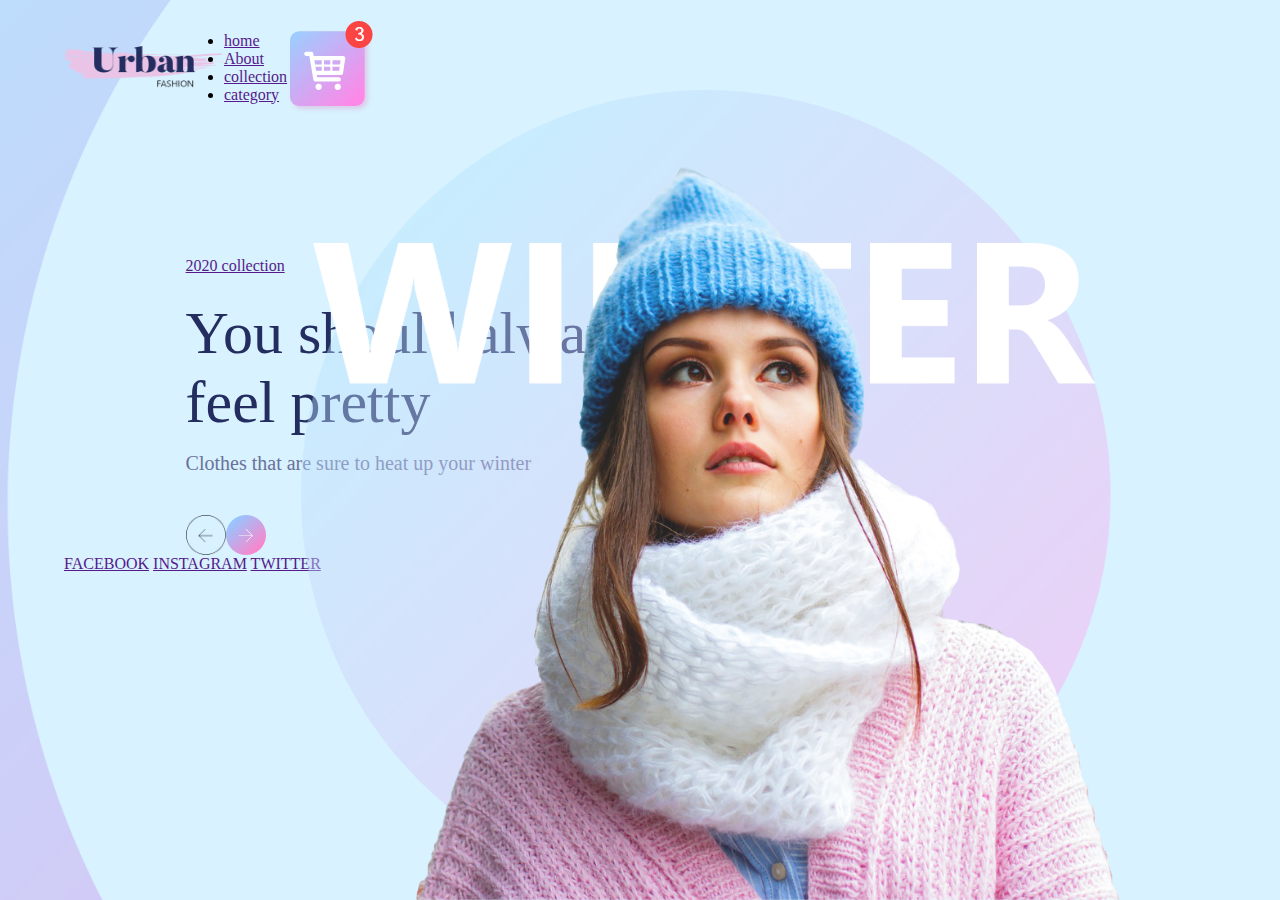
<file: index.html>
<!DOCTYPE html>
<html lang="en">
<head>
    <meta charset="UTF-8">
    <meta http-equiv="X-UA-Compatible" content="IE=edge">
    <meta name="viewport" content="width=device-width, initial-scale=1.0">
    <title>Document</title>
    <link rel="stylesheet" href="style.css">
</head>
<body>
    <div class="container">
     <div class="navbar">
         <img src="images/logo.png" class="logo">
         <nav>
             <ul>
                 <li> <a href="">home</a></li>
                 <li> <a href="">About</a></li>
                 <li> <a href="">collection</a></li>
                 <li> <a href="">category</a></li>
             </ul>
         </nav>
         <img src="images/cart.png" class="cart">
     </div>
     <div class="content">
         <a href="">2020 collection</a>
         <h1>You should always <br>feel pretty</h1>
         <p>Clothes that are sure to heat up your winter</p>
     <div class="arrow-icons">
         <img src="images/back-arrow.png">
         <img src="images/next-arrow.png">
     </div>
     </div>
     <img src="images/img.png" class="feature-img">
     <div class="social-link">
         <a href="">FACEBOOK</a>
         <a href="">INSTAGRAM</a>
         <a href="">TWITTER</a>
         
     </div>
    </div>
</body>
</html>
</file>
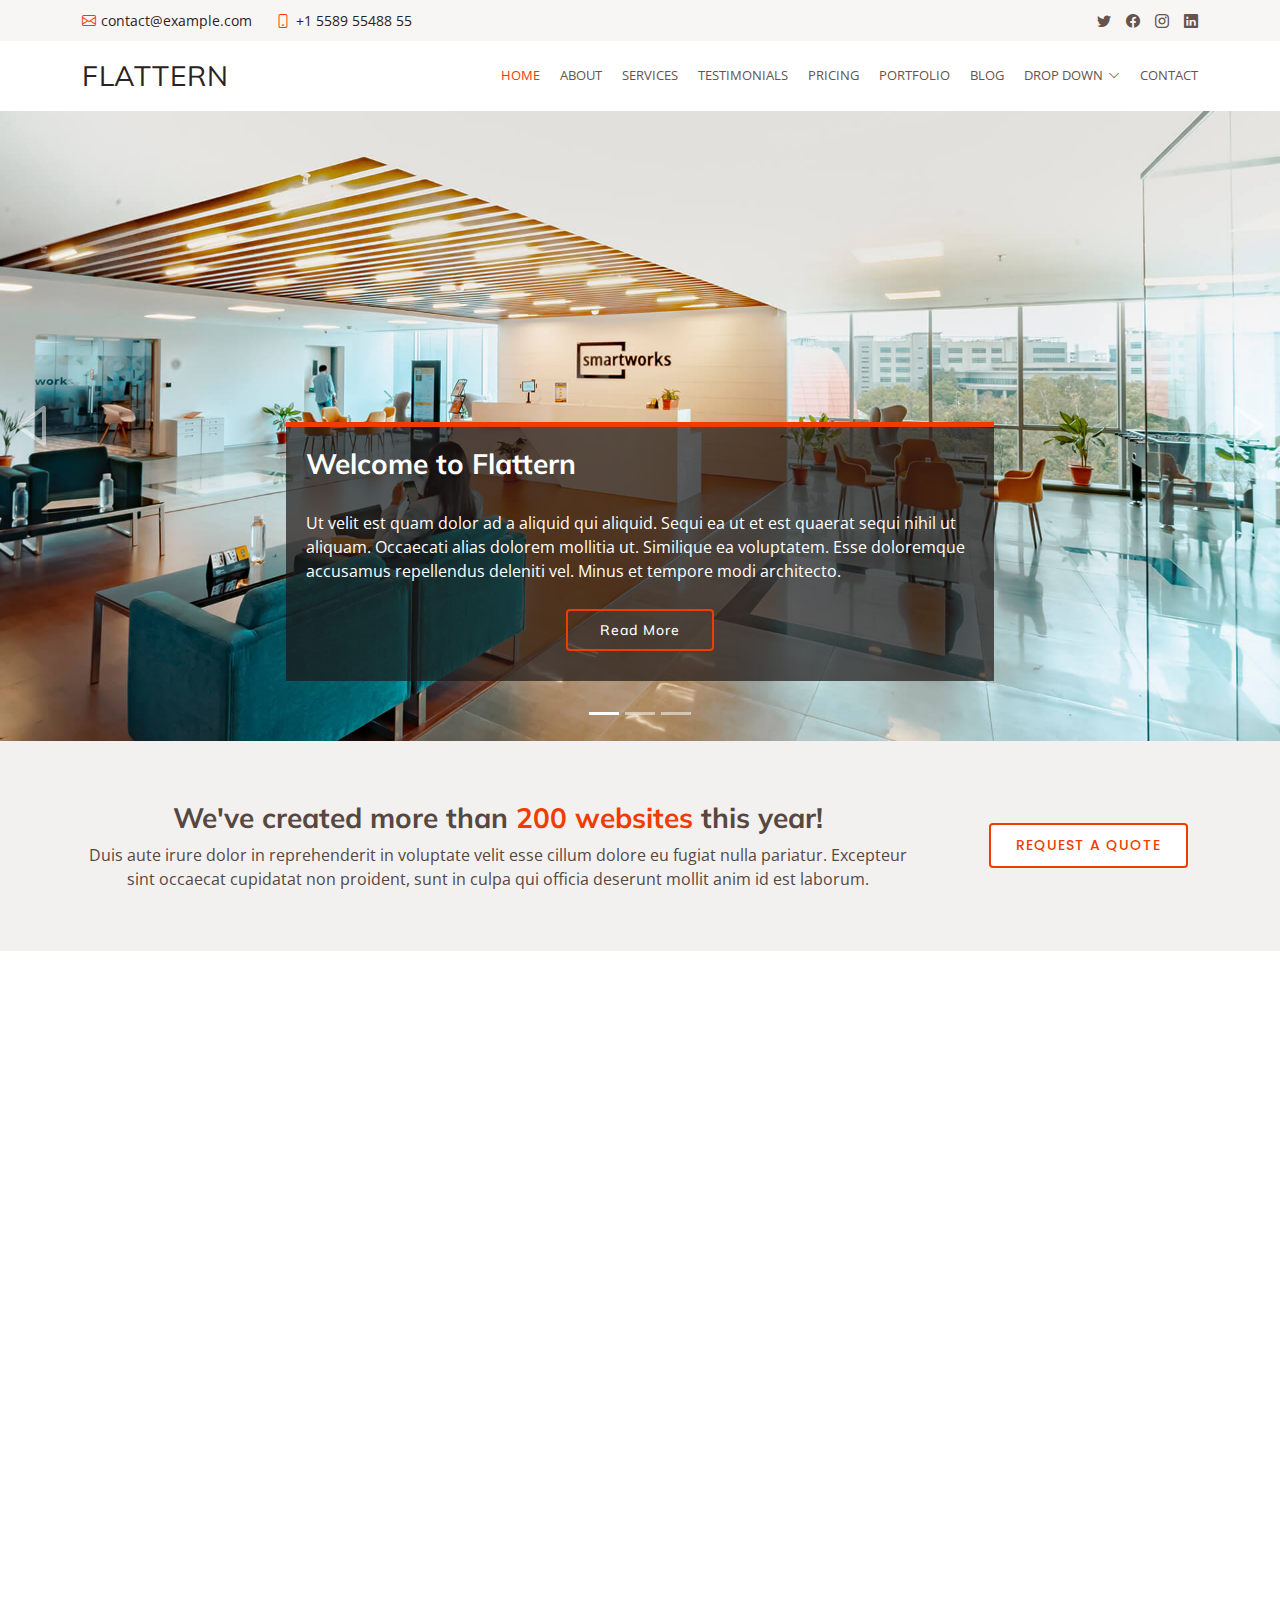
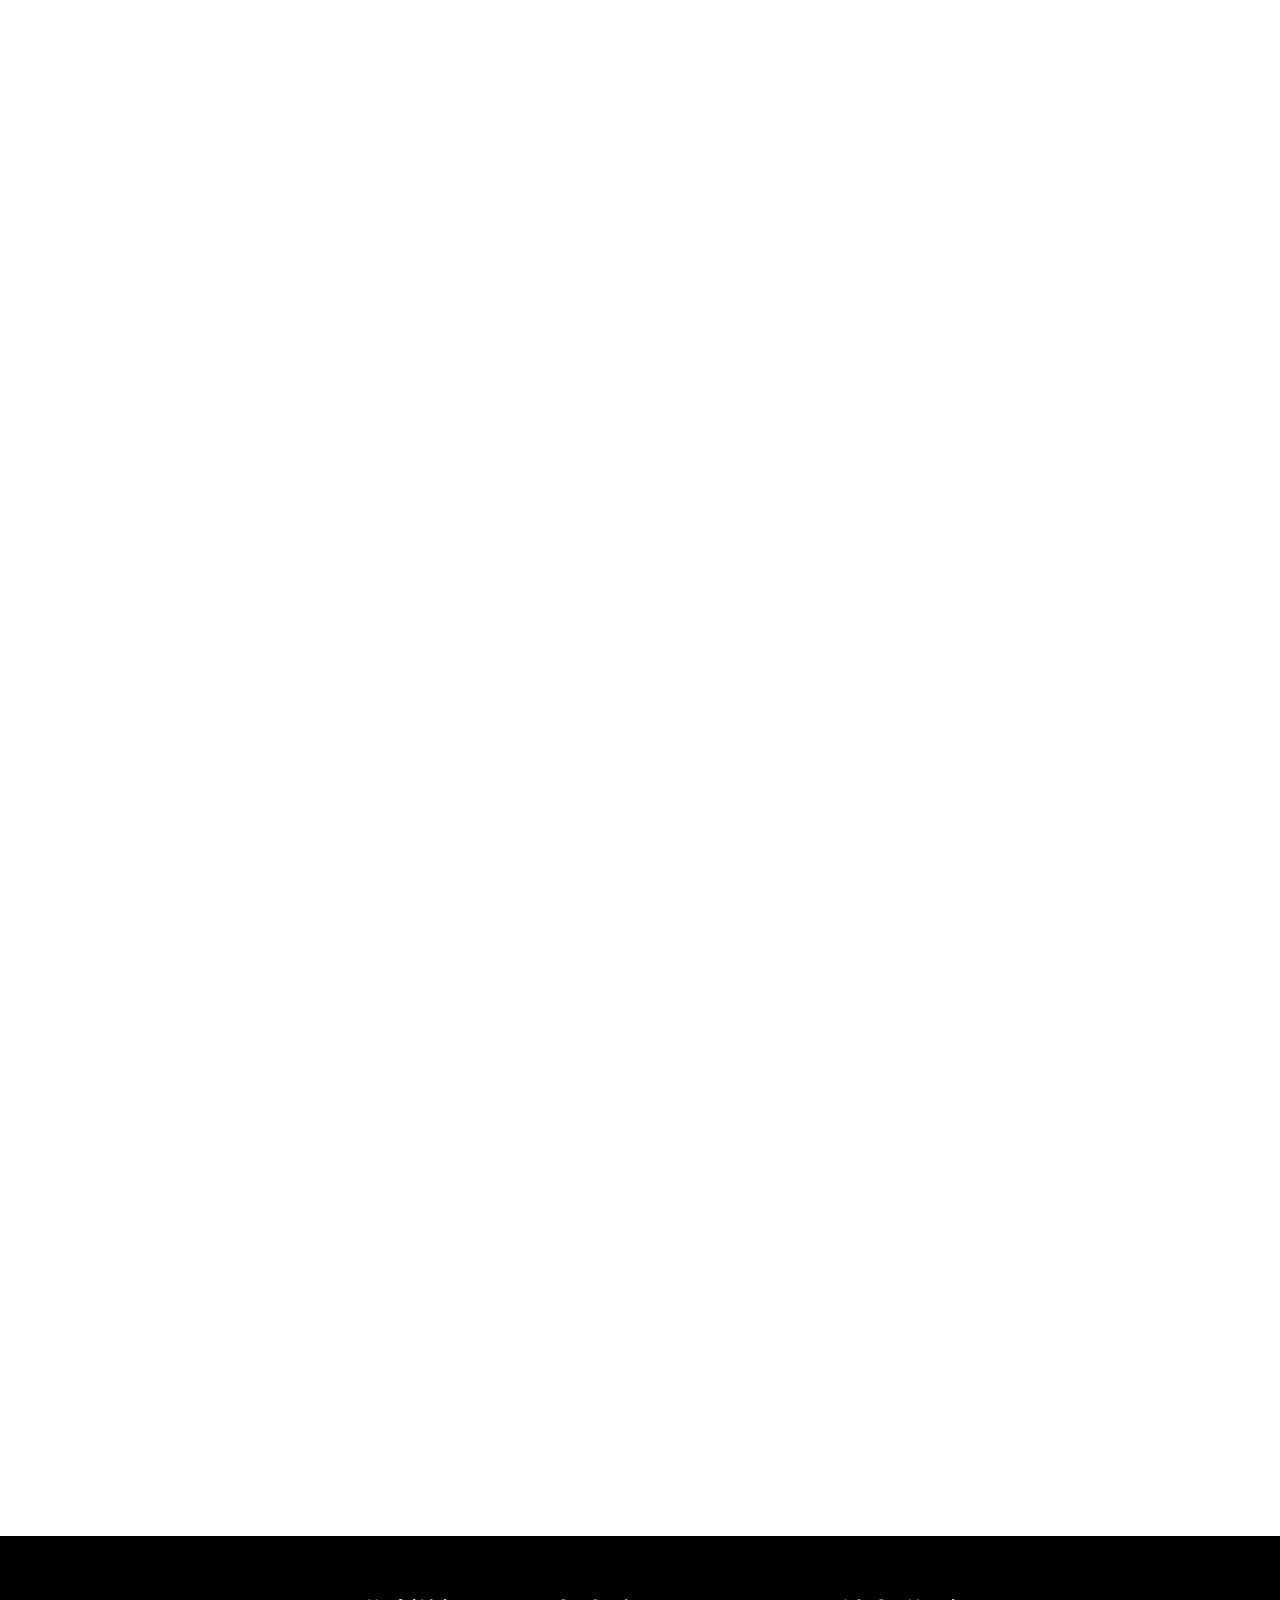
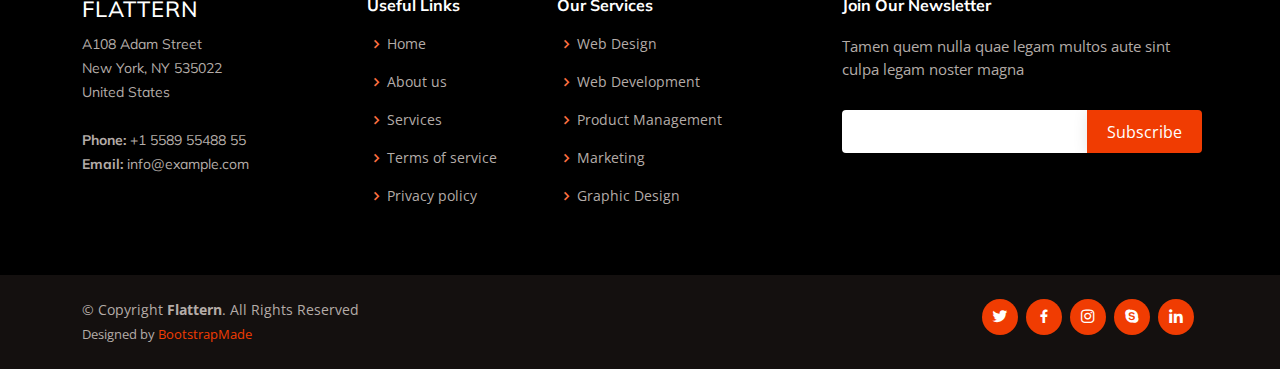
<file: Flattern/Flattern/index.html>
<!DOCTYPE html>
<html lang="en">

<head>
  <meta charset="utf-8">
  <meta content="width=device-width, initial-scale=1.0" name="viewport">

  <title>Flattern Bootstrap Template - Index</title>
  <meta content="" name="description">
  <meta content="" name="keywords">

  <!-- Favicons -->
  <link href="assets/img/favicon.png" rel="icon">
  <link href="assets/img/apple-touch-icon.png" rel="apple-touch-icon">

  <!-- Google Fonts -->
  <link href="https://fonts.googleapis.com/css?family=Open+Sans:300,300i,400,400i,600,600i,700,700i|Muli:300,300i,400,400i,500,500i,600,600i,700,700i|Poppins:300,300i,400,400i,500,500i,600,600i,700,700i" rel="stylesheet">

  <!-- Vendor CSS Files -->
  <link href="assets/vendor/animate.css/animate.min.css" rel="stylesheet">
  <link href="assets/vendor/aos/aos.css" rel="stylesheet">
  <link href="assets/vendor/bootstrap/css/bootstrap.min.css" rel="stylesheet">
  <link href="assets/vendor/bootstrap-icons/bootstrap-icons.css" rel="stylesheet">
  <link href="assets/vendor/boxicons/css/boxicons.min.css" rel="stylesheet">
  <link href="assets/vendor/glightbox/css/glightbox.min.css" rel="stylesheet">
  <link href="assets/vendor/swiper/swiper-bundle.min.css" rel="stylesheet">

  <!-- Template Main CSS File -->
  <link href="assets/css/style.css" rel="stylesheet">

  <!-- =======================================================
  * Template Name: Flattern - v4.6.0
  * Template URL: https://bootstrapmade.com/flattern-multipurpose-bootstrap-template/
  * Author: BootstrapMade.com
  * License: https://bootstrapmade.com/license/
  ======================================================== -->
</head>

<body>

  <!-- ======= Top Bar ======= -->
  <section id="topbar" class="d-flex align-items-center">
    <div class="container d-flex justify-content-center justify-content-md-between">
      <div class="contact-info d-flex align-items-center">
        <i class="bi bi-envelope d-flex align-items-center"><a href="mailto:contact@example.com">contact@example.com</a></i>
        <i class="bi bi-phone d-flex align-items-center ms-4"><span>+1 5589 55488 55</span></i>
      </div>
      <div class="social-links d-none d-md-flex align-items-center">
        <a href="#" class="twitter"><i class="bi bi-twitter"></i></a>
        <a href="#" class="facebook"><i class="bi bi-facebook"></i></a>
        <a href="#" class="instagram"><i class="bi bi-instagram"></i></a>
        <a href="#" class="linkedin"><i class="bi bi-linkedin"></i></i></a>
      </div>
    </div>
  </section>

  <!-- ======= Header ======= -->
  <header id="header" class="d-flex align-items-center">
    <div class="container d-flex justify-content-between">

      <div class="logo">
        <h1 class="text-light"><a href="index.html">Flattern</a></h1>
        <!-- Uncomment below if you prefer to use an image logo -->
        <!-- <a href="index.html"><img src="assets/img/logo.png" alt="" class="img-fluid"></a>-->
      </div>

      <nav id="navbar" class="navbar">
        <ul>
          <li><a class="active" href="index.html">Home</a></li>
          <li><a href="about.html">About</a></li>
          <li><a href="services.html">Services</a></li>
          <li><a href="testimonials.html">Testimonials</a></li>
          <li><a href="pricing.html">Pricing</a></li>
          <li><a href="portfolio.html">Portfolio</a></li>
          <li><a href="blog.html">Blog</a></li>
          <li class="dropdown"><a href="#"><span>Drop Down</span> <i class="bi bi-chevron-down"></i></a>
            <ul>
              <li><a href="#">Drop Down 1</a></li>
              <li class="dropdown"><a href="#"><span>Deep Drop Down</span> <i class="bi bi-chevron-right"></i></a>
                <ul>
                  <li><a href="#">Deep Drop Down 1</a></li>
                  <li><a href="#">Deep Drop Down 2</a></li>
                  <li><a href="#">Deep Drop Down 3</a></li>
                  <li><a href="#">Deep Drop Down 4</a></li>
                  <li><a href="#">Deep Drop Down 5</a></li>
                </ul>
              </li>
              <li><a href="#">Drop Down 2</a></li>
              <li><a href="#">Drop Down 3</a></li>
              <li><a href="#">Drop Down 4</a></li>
            </ul>
          </li>
          <li><a href="contact.html">Contact</a></li>
        </ul>
        <i class="bi bi-list mobile-nav-toggle"></i>
      </nav><!-- .navbar -->

    </div>
  </header><!-- End Header -->

  <!-- ======= Hero Section ======= -->
  <section id="hero">
    <div id="heroCarousel" data-bs-interval="5000" class="carousel slide carousel-fade" data-bs-ride="carousel">

      <div class="carousel-inner" role="listbox">

        <!-- Slide 1 -->
        <div class="carousel-item active" style="background-image: url(assets/img/slide/slide-1.jpg);">
          <div class="carousel-container">
            <div class="carousel-content animate__animated animate__fadeInUp">
              <h2>Welcome to <span>Flattern</span></h2>
              <p>Ut velit est quam dolor ad a aliquid qui aliquid. Sequi ea ut et est quaerat sequi nihil ut aliquam. Occaecati alias dolorem mollitia ut. Similique ea voluptatem. Esse doloremque accusamus repellendus deleniti vel. Minus et tempore modi architecto.</p>
              <div class="text-center"><a href="" class="btn-get-started">Read More</a></div>
            </div>
          </div>
        </div>

        <!-- Slide 2 -->
        <div class="carousel-item" style="background-image: url(assets/img/slide/slide-2.jpg);">
          <div class="carousel-container">
            <div class="carousel-content animate__animated animate__fadeInUp">
              <h2>Lorem Ipsum Dolor</h2>
              <p>Ut velit est quam dolor ad a aliquid qui aliquid. Sequi ea ut et est quaerat sequi nihil ut aliquam. Occaecati alias dolorem mollitia ut. Similique ea voluptatem. Esse doloremque accusamus repellendus deleniti vel. Minus et tempore modi architecto.</p>
              <div class="text-center"><a href="" class="btn-get-started">Read More</a></div>
            </div>
          </div>
        </div>

        <!-- Slide 3 -->
        <div class="carousel-item" style="background-image: url(assets/img/slide/slide-3.jpg);">
          <div class="carousel-container">
            <div class="carousel-content animate__animated animate__fadeInUp">
              <h2>Sequi ea ut et est quaerat</h2>
              <p>Ut velit est quam dolor ad a aliquid qui aliquid. Sequi ea ut et est quaerat sequi nihil ut aliquam. Occaecati alias dolorem mollitia ut. Similique ea voluptatem. Esse doloremque accusamus repellendus deleniti vel. Minus et tempore modi architecto.</p>
              <div class="text-center"><a href="" class="btn-get-started">Read More</a></div>
            </div>
          </div>
        </div>

      </div>

      <a class="carousel-control-prev" href="#heroCarousel" role="button" data-bs-slide="prev">
        <span class="carousel-control-prev-icon bx bx-left-arrow" aria-hidden="true"></span>
      </a>

      <a class="carousel-control-next" href="#heroCarousel" role="button" data-bs-slide="next">
        <span class="carousel-control-next-icon bx bx-right-arrow" aria-hidden="true"></span>
      </a>

      <ol class="carousel-indicators" id="hero-carousel-indicators"></ol>

    </div>
  </section><!-- End Hero -->

  <main id="main">

    <!-- ======= Cta Section ======= -->
    <section id="cta" class="cta">
      <div class="container">

        <div class="row">
          <div class="col-lg-9 text-center text-lg-left">
            <h3>We've created more than <span>200 websites</span> this year!</h3>
            <p> Duis aute irure dolor in reprehenderit in voluptate velit esse cillum dolore eu fugiat nulla pariatur. Excepteur sint occaecat cupidatat non proident, sunt in culpa qui officia deserunt mollit anim id est laborum.</p>
          </div>
          <div class="col-lg-3 cta-btn-container text-center">
            <a class="cta-btn align-middle" href="#">Request a quote</a>
          </div>
        </div>

      </div>
    </section><!-- End Cta Section -->

    <!-- ======= Services Section ======= -->
    <section id="services" class="services">
      <div class="container">

        <div class="row">
          <div class="col-lg-4 col-md-6">
            <div class="icon-box" data-aos="fade-up">
              <div class="icon"><i class="bi bi-briefcase"></i></div>
              <h4 class="title"><a href="">Lorem Ipsum</a></h4>
              <p class="description">Voluptatum deleniti atque corrupti quos dolores et quas molestias excepturi sint occaecati cupiditate non provident</p>
            </div>
          </div>
          <div class="col-lg-4 col-md-6">
            <div class="icon-box" data-aos="fade-up" data-aos-delay="100">
              <div class="icon"><i class="bi bi-card-checklist"></i></div>
              <h4 class="title"><a href="">Dolor Sitema</a></h4>
              <p class="description">Minim veniam, quis nostrud exercitation ullamco laboris nisi ut aliquip ex ea commodo consequat tarad limino ata</p>
            </div>
          </div>
          <div class="col-lg-4 col-md-6">
            <div class="icon-box" data-aos="fade-up" data-aos-delay="200">
              <div class="icon"><i class="bi bi-bar-chart"></i></div>
              <h4 class="title"><a href="">Sed ut perspiciatis</a></h4>
              <p class="description">Duis aute irure dolor in reprehenderit in voluptate velit esse cillum dolore eu fugiat nulla pariatur</p>
            </div>
          </div>
          <div class="col-lg-4 col-md-6">
            <div class="icon-box" data-aos="fade-up" data-aos-delay="200">
              <div class="icon"><i class="bi bi-binoculars"></i></div>
              <h4 class="title"><a href="">Magni Dolores</a></h4>
              <p class="description">Excepteur sint occaecat cupidatat non proident, sunt in culpa qui officia deserunt mollit anim id est laborum</p>
            </div>
          </div>
          <div class="col-lg-4 col-md-6">
            <div class="icon-box" data-aos="fade-up" data-aos-delay="300">
              <div class="icon"><i class="bi bi-brightness-high"></i></div>
              <h4 class="title"><a href="">Nemo Enim</a></h4>
              <p class="description">At vero eos et accusamus et iusto odio dignissimos ducimus qui blanditiis praesentium voluptatum deleniti atque</p>
            </div>
          </div>
          <div class="col-lg-4 col-md-6">
            <div class="icon-box" data-aos="fade-up" data-aos-delay="400">
              <div class="icon"><i class="bi bi-calendar4-week"></i></div>
              <h4 class="title"><a href="">Eiusmod Tempor</a></h4>
              <p class="description">Et harum quidem rerum facilis est et expedita distinctio. Nam libero tempore, cum soluta nobis est eligendi</p>
            </div>
          </div>
        </div>

      </div>
    </section><!-- End Services Section -->

    <!-- ======= Portfolio Section ======= -->
    <section id="portfolio" class="portfolio">
      <div class="container">

        <div class="row" data-aos="fade-up">
          <div class="col-lg-12 d-flex justify-content-center">
            <ul id="portfolio-flters">
              <li data-filter="*" class="filter-active">All</li>
              <li data-filter=".filter-app">App</li>
              <li data-filter=".filter-card">Card</li>
              <li data-filter=".filter-web">Web</li>
            </ul>
          </div>
        </div>

        <div class="row portfolio-container" data-aos="fade-up">

          <div class="col-lg-4 col-md-6 portfolio-item filter-app">
            <img src="assets/img/portfolio/portfolio-1.jpg" class="img-fluid" alt="">
            <div class="portfolio-info">
              <h4>App 1</h4>
              <p>App</p>
              <a href="assets/img/portfolio/portfolio-1.jpg" data-gallery="portfolioGallery" class="portfolio-lightbox preview-link" title="App 1"><i class="bx bx-plus"></i></a>
              <a href="portfolio-details.html" class="details-link" title="More Details"><i class="bx bx-link"></i></a>
            </div>
          </div>

          <div class="col-lg-4 col-md-6 portfolio-item filter-web">
            <img src="assets/img/portfolio/portfolio-2.jpg" class="img-fluid" alt="">
            <div class="portfolio-info">
              <h4>Web 3</h4>
              <p>Web</p>
              <a href="assets/img/portfolio/portfolio-2.jpg" data-gallery="portfolioGallery" class="portfolio-lightbox preview-link" title="Web 3"><i class="bx bx-plus"></i></a>
              <a href="portfolio-details.html" class="details-link" title="More Details"><i class="bx bx-link"></i></a>
            </div>
          </div>

          <div class="col-lg-4 col-md-6 portfolio-item filter-app">
            <img src="assets/img/portfolio/portfolio-3.jpg" class="img-fluid" alt="">
            <div class="portfolio-info">
              <h4>App 2</h4>
              <p>App</p>
              <a href="assets/img/portfolio/portfolio-3.jpg" data-gallery="portfolioGallery" class="portfolio-lightbox preview-link" title="App 2"><i class="bx bx-plus"></i></a>
              <a href="portfolio-details.html" class="details-link" title="More Details"><i class="bx bx-link"></i></a>
            </div>
          </div>

          <div class="col-lg-4 col-md-6 portfolio-item filter-card">
            <img src="assets/img/portfolio/portfolio-4.jpg" class="img-fluid" alt="">
            <div class="portfolio-info">
              <h4>Card 2</h4>
              <p>Card</p>
              <a href="assets/img/portfolio/portfolio-4.jpg" data-gallery="portfolioGallery" class="portfolio-lightbox preview-link" title="Card 2"><i class="bx bx-plus"></i></a>
              <a href="portfolio-details.html" class="details-link" title="More Details"><i class="bx bx-link"></i></a>
            </div>
          </div>

          <div class="col-lg-4 col-md-6 portfolio-item filter-web">
            <img src="assets/img/portfolio/portfolio-5.jpg" class="img-fluid" alt="">
            <div class="portfolio-info">
              <h4>Web 2</h4>
              <p>Web</p>
              <a href="assets/img/portfolio/portfolio-5.jpg" data-gallery="portfolioGallery" class="portfolio-lightbox preview-link" title="Web 2"><i class="bx bx-plus"></i></a>
              <a href="portfolio-details.html" class="details-link" title="More Details"><i class="bx bx-link"></i></a>
            </div>
          </div>

          <div class="col-lg-4 col-md-6 portfolio-item filter-app">
            <img src="assets/img/portfolio/portfolio-6.jpg" class="img-fluid" alt="">
            <div class="portfolio-info">
              <h4>App 3</h4>
              <p>App</p>
              <a href="assets/img/portfolio/portfolio-6.jpg" data-gallery="portfolioGallery" class="portfolio-lightbox preview-link" title="App 3"><i class="bx bx-plus"></i></a>
              <a href="portfolio-details.html" class="details-link" title="More Details"><i class="bx bx-link"></i></a>
            </div>
          </div>

          <div class="col-lg-4 col-md-6 portfolio-item filter-card">
            <img src="assets/img/portfolio/portfolio-7.jpg" class="img-fluid" alt="">
            <div class="portfolio-info">
              <h4>Card 1</h4>
              <p>Card</p>
              <a href="assets/img/portfolio/portfolio-7.jpg" data-gallery="portfolioGallery" class="portfolio-lightbox preview-link" title="Card 1"><i class="bx bx-plus"></i></a>
              <a href="portfolio-details.html" class="details-link" title="More Details"><i class="bx bx-link"></i></a>
            </div>
          </div>

          <div class="col-lg-4 col-md-6 portfolio-item filter-card">
            <img src="assets/img/portfolio/portfolio-8.jpg" class="img-fluid" alt="">
            <div class="portfolio-info">
              <h4>Card 3</h4>
              <p>Card</p>
              <a href="assets/img/portfolio/portfolio-8.jpg" data-gallery="portfolioGallery" class="portfolio-lightbox preview-link" title="Card 3"><i class="bx bx-plus"></i></a>
              <a href="portfolio-details.html" class="details-link" title="More Details"><i class="bx bx-link"></i></a>
            </div>
          </div>

          <div class="col-lg-4 col-md-6 portfolio-item filter-web">
            <img src="assets/img/portfolio/portfolio-9.jpg" class="img-fluid" alt="">
            <div class="portfolio-info">
              <h4>Web 3</h4>
              <p>Web</p>
              <a href="assets/img/portfolio/portfolio-9.jpg" data-gallery="portfolioGallery" class="portfolio-lightbox preview-link" title="Web 3"><i class="bx bx-plus"></i></a>
              <a href="portfolio-details.html" class="details-link" title="More Details"><i class="bx bx-link"></i></a>
            </div>
          </div>

        </div>

      </div>
    </section><!-- End Portfolio Section -->

    <!-- ======= Our Clients Section ======= -->
    <section id="clients" class="clients">
      <div class="container">

        <div class="section-title" data-aos="fade-up">
          <h2>Our <strong>Clients</strong></h2>
          <p>Magnam dolores commodi suscipit. Necessitatibus eius consequatur ex aliquid fuga eum quidem. Sit sint consectetur velit. Quisquam quos quisquam cupiditate. Et nemo qui impedit suscipit alias ea. Quia fugiat sit in iste officiis commodi quidem hic quas.</p>
        </div>

        <div class="row no-gutters clients-wrap clearfix" data-aos="fade-up">

          <div class="col-lg-3 col-md-4 col-xs-6">
            <div class="client-logo">
              <img src="assets/img/clients/client-1.png" class="img-fluid" alt="">
            </div>
          </div>

          <div class="col-lg-3 col-md-4 col-xs-6">
            <div class="client-logo">
              <img src="assets/img/clients/client-2.png" class="img-fluid" alt="">
            </div>
          </div>

          <div class="col-lg-3 col-md-4 col-xs-6">
            <div class="client-logo">
              <img src="assets/img/clients/client-3.png" class="img-fluid" alt="">
            </div>
          </div>

          <div class="col-lg-3 col-md-4 col-xs-6">
            <div class="client-logo">
              <img src="assets/img/clients/client-4.png" class="img-fluid" alt="">
            </div>
          </div>

          <div class="col-lg-3 col-md-4 col-xs-6">
            <div class="client-logo">
              <img src="assets/img/clients/client-5.png" class="img-fluid" alt="">
            </div>
          </div>

          <div class="col-lg-3 col-md-4 col-xs-6">
            <div class="client-logo">
              <img src="assets/img/clients/client-6.png" class="img-fluid" alt="">
            </div>
          </div>

          <div class="col-lg-3 col-md-4 col-xs-6">
            <div class="client-logo">
              <img src="assets/img/clients/client-7.png" class="img-fluid" alt="">
            </div>
          </div>

          <div class="col-lg-3 col-md-4 col-xs-6">
            <div class="client-logo">
              <img src="assets/img/clients/client-8.png" class="img-fluid" alt="">
            </div>
          </div>

        </div>

      </div>
    </section><!-- End Our Clients Section -->

  </main><!-- End #main -->

  <!-- ======= Footer ======= -->
  <footer id="footer">

    <div class="footer-top">
      <div class="container">
        <div class="row">

          <div class="col-lg-3 col-md-6 footer-contact">
            <h3>Flattern</h3>
            <p>
              A108 Adam Street <br>
              New York, NY 535022<br>
              United States <br><br>
              <strong>Phone:</strong> +1 5589 55488 55<br>
              <strong>Email:</strong> info@example.com<br>
            </p>
          </div>

          <div class="col-lg-2 col-md-6 footer-links">
            <h4>Useful Links</h4>
            <ul>
              <li><i class="bx bx-chevron-right"></i> <a href="#">Home</a></li>
              <li><i class="bx bx-chevron-right"></i> <a href="#">About us</a></li>
              <li><i class="bx bx-chevron-right"></i> <a href="#">Services</a></li>
              <li><i class="bx bx-chevron-right"></i> <a href="#">Terms of service</a></li>
              <li><i class="bx bx-chevron-right"></i> <a href="#">Privacy policy</a></li>
            </ul>
          </div>

          <div class="col-lg-3 col-md-6 footer-links">
            <h4>Our Services</h4>
            <ul>
              <li><i class="bx bx-chevron-right"></i> <a href="#">Web Design</a></li>
              <li><i class="bx bx-chevron-right"></i> <a href="#">Web Development</a></li>
              <li><i class="bx bx-chevron-right"></i> <a href="#">Product Management</a></li>
              <li><i class="bx bx-chevron-right"></i> <a href="#">Marketing</a></li>
              <li><i class="bx bx-chevron-right"></i> <a href="#">Graphic Design</a></li>
            </ul>
          </div>

          <div class="col-lg-4 col-md-6 footer-newsletter">
            <h4>Join Our Newsletter</h4>
            <p>Tamen quem nulla quae legam multos aute sint culpa legam noster magna</p>
            <form action="" method="post">
              <input type="email" name="email"><input type="submit" value="Subscribe">
            </form>
          </div>

        </div>
      </div>
    </div>

    <div class="container d-md-flex py-4">

      <div class="me-md-auto text-center text-md-start">
        <div class="copyright">
          &copy; Copyright <strong><span>Flattern</span></strong>. All Rights Reserved
        </div>
        <div class="credits">
          <!-- All the links in the footer should remain intact. -->
          <!-- You can delete the links only if you purchased the pro version. -->
          <!-- Licensing information: https://bootstrapmade.com/license/ -->
          <!-- Purchase the pro version with working PHP/AJAX contact form: https://bootstrapmade.com/flattern-multipurpose-bootstrap-template/ -->
          Designed by <a href="https://bootstrapmade.com/">BootstrapMade</a>
        </div>
      </div>
      <div class="social-links text-center text-md-right pt-3 pt-md-0">
        <a href="#" class="twitter"><i class="bx bxl-twitter"></i></a>
        <a href="#" class="facebook"><i class="bx bxl-facebook"></i></a>
        <a href="#" class="instagram"><i class="bx bxl-instagram"></i></a>
        <a href="#" class="google-plus"><i class="bx bxl-skype"></i></a>
        <a href="#" class="linkedin"><i class="bx bxl-linkedin"></i></a>
      </div>
    </div>
  </footer><!-- End Footer -->

  <a href="#" class="back-to-top d-flex align-items-center justify-content-center"><i class="bi bi-arrow-up-short"></i></a>

  <!-- Vendor JS Files -->
  <script src="assets/vendor/aos/aos.js"></script>
  <script src="assets/vendor/bootstrap/js/bootstrap.bundle.min.js"></script>
  <script src="assets/vendor/glightbox/js/glightbox.min.js"></script>
  <script src="assets/vendor/isotope-layout/isotope.pkgd.min.js"></script>
  <script src="assets/vendor/php-email-form/validate.js"></script>
  <script src="assets/vendor/swiper/swiper-bundle.min.js"></script>
  <script src="assets/vendor/waypoints/noframework.waypoints.js"></script>

  <!-- Template Main JS File -->
  <script src="assets/js/main.js"></script>

</body>

</html>
</file>
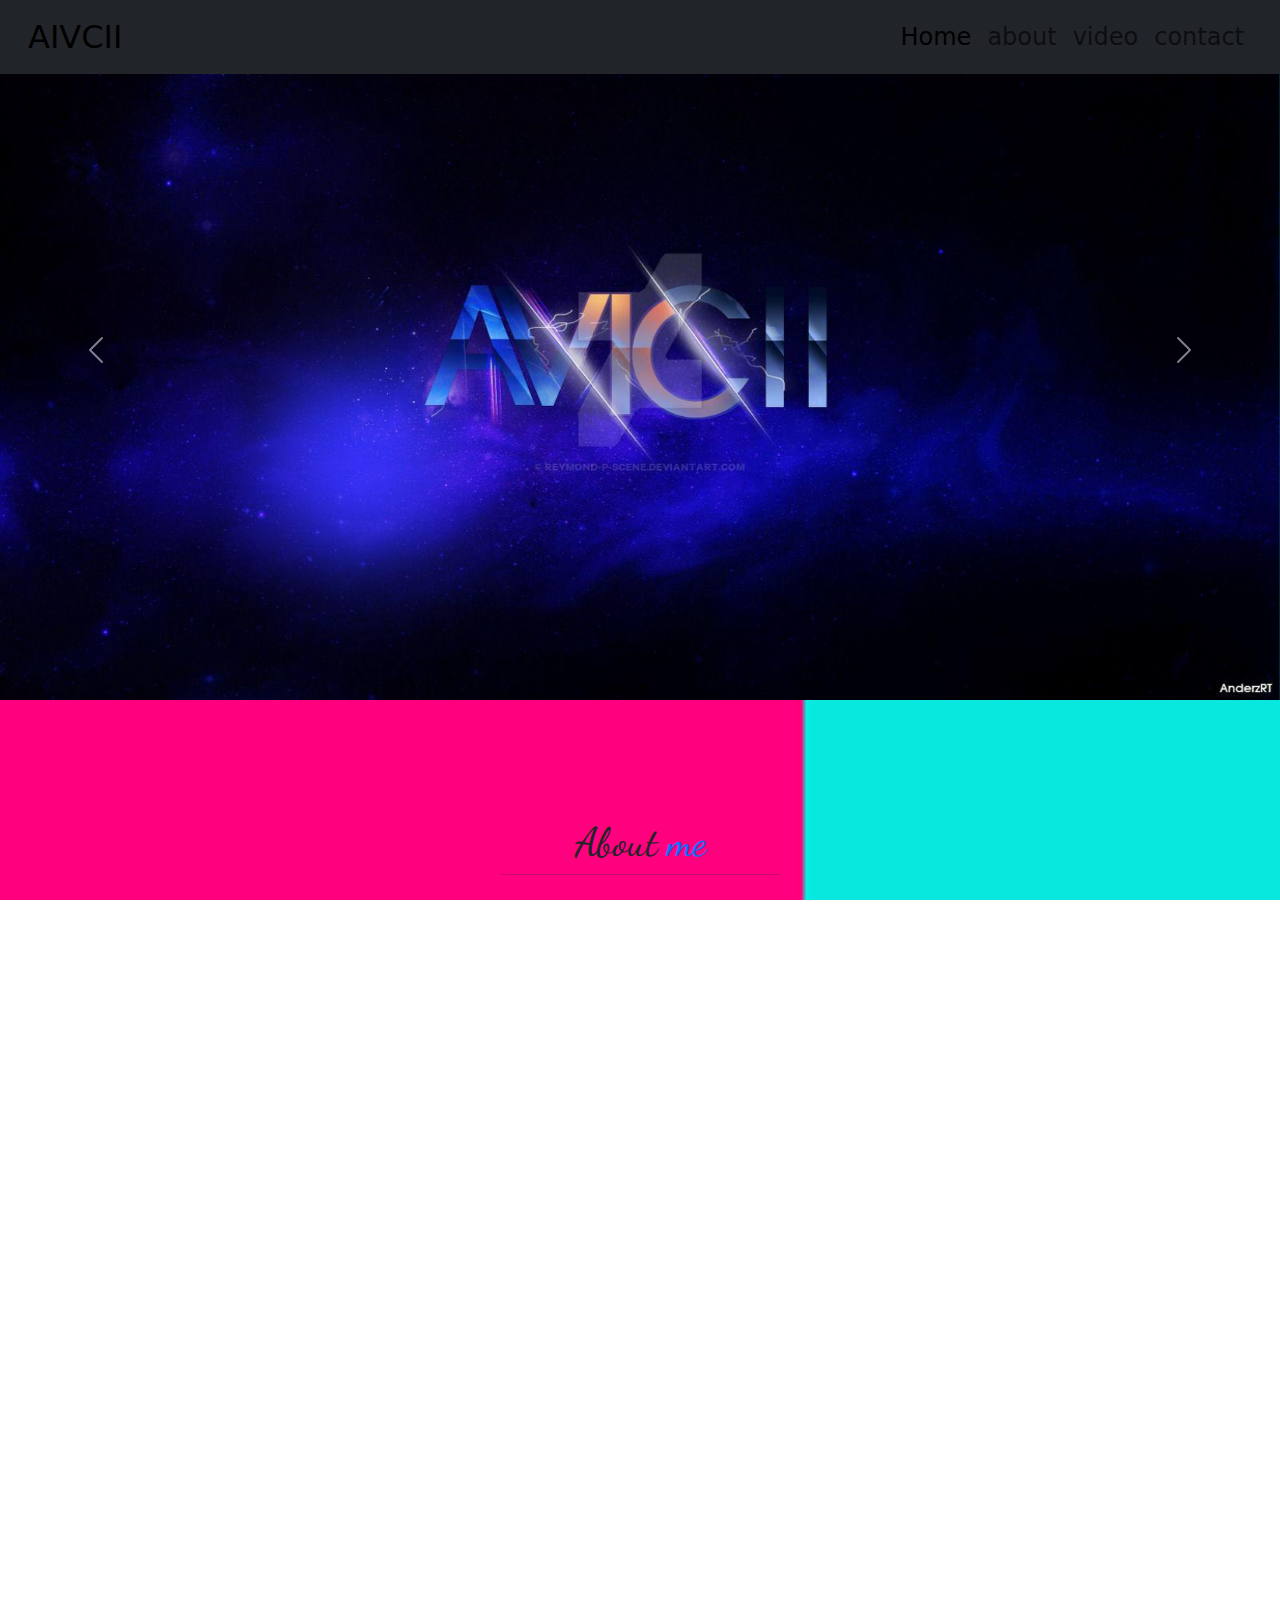
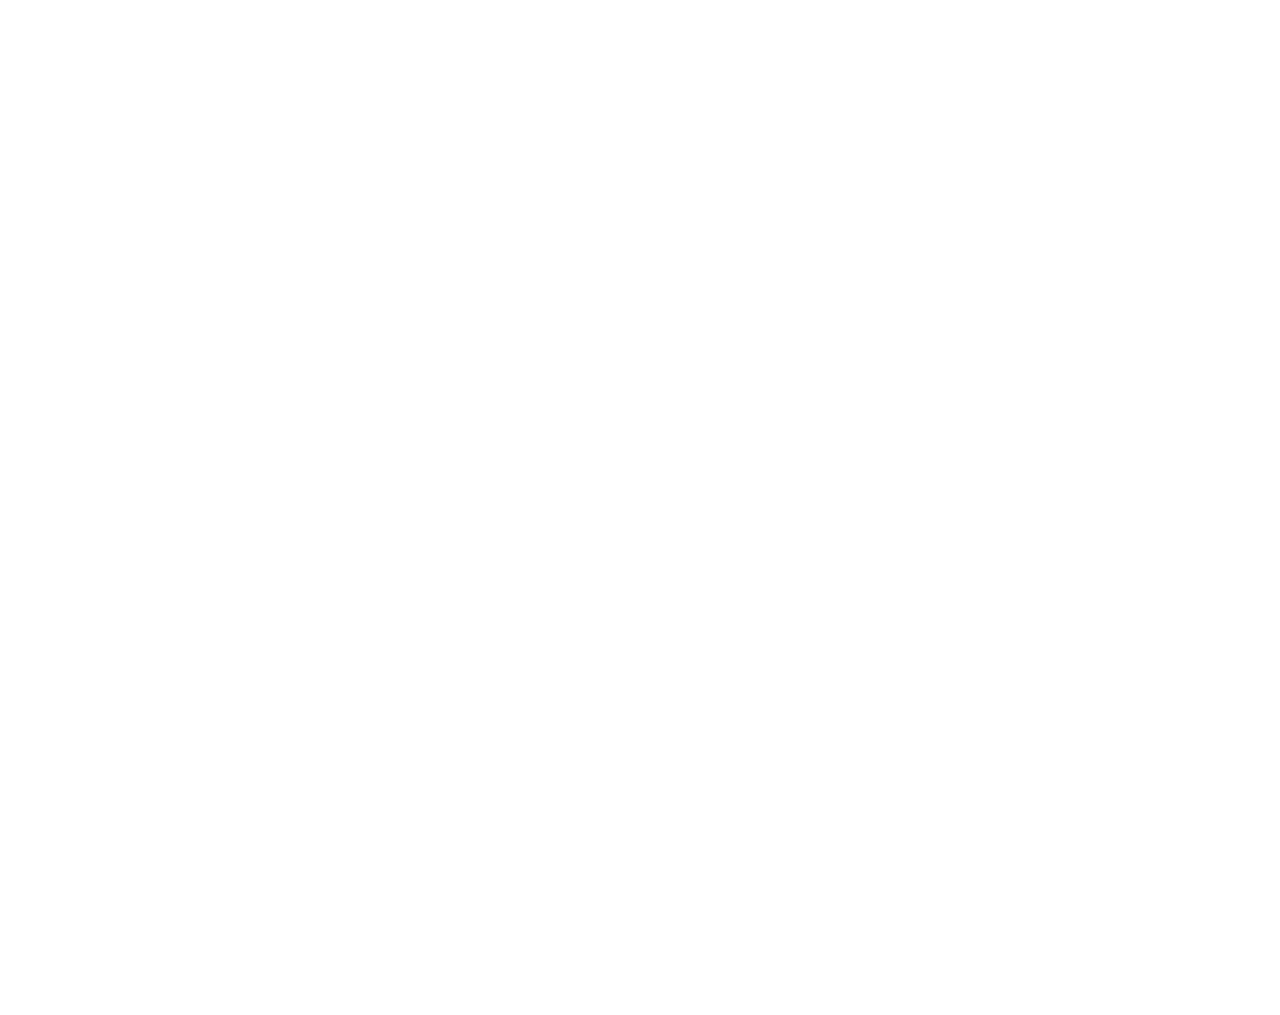
<file: first.html>
<!DOCTYPE html>
<html lang="en">

<head>
  <meta charset="UTF-8">
  <meta http-equiv="X-UA-Compatible" content="IE=edge">
  <meta name="viewport" content="width=device-width, initial-scale=1.0">
  <title>Document</title>
  <link href="https://unpkg.com/aos@2.3.1/dist/aos.css" rel="stylesheet">
  <link rel="stylesheet" href="https://cdn.jsdelivr.net/npm/bootstrap@5.1.3/dist/css/bootstrap.min.css">
  <script src="https://cdn.jsdelivr.net/npm/bootstrap@5.1.3/dist/js/bootstrap.min.js"></script>
  <link rel="preconnect" href="https://fonts.googleapis.com">
  <link rel="preconnect" href="https://fonts.gstatic.com" crossorigin>
  <link rel="preconnect" href="https://fonts.googleapis.com">
  <link rel="preconnect" href="https://fonts.gstatic.com" crossorigin>
  <link href="https://fonts.googleapis.com/css2?family=Dancing+Script:wght@500&family=Playball&display=swap"
    rel="stylesheet">
  <style>
    section {
      padding-top: 70px;
    }

    html {
      scroll-behavior: smooth;
    }

    h1 {
      font-family: 'Dancing Script', cursive;
    }

    p {
      font-family: 'Dancing Script', cursive;
      font-family: 'Playball', cursive;
    }
    sticky-footer{
      position: sticky;
    }

    body {
      background-image: url('images/download\ \(1\).png');
      background-size: cover;
      background-attachment: fixed;
    }
    html, body {
  height: 100%;
  margin: 0;
}
.wrapper {
  min-height: 100%;
}
.content-area {
  padding: 20px;
  padding-bottom: 80px;
}
.footer {
  height: 80px;
  margin-top: -80px;
}
  </style>
</head>

<body>
  <div id="home">
    <nav class="navbar navbar-expand-lg navbar-white bg-dark px-3 fixed-top">
      <div class="container-fluid">
        <a class="navbar-brand fs-2"href="#">AIVCII</a>
        <button class="navbar-toggler" type="button" data-bs-toggle="collapse" data-bs-target="#navbarSupportedContent"
          aria-controls="navbarSupportedContent" aria-expanded="false" aria-label="Toggle navigation">
          <span class="navbar-toggler-icon"></span>
        </button>
        <div class="collapse navbar-collapse" id="navbarSupportedContent">
          <ul class="navbar-nav ms-auto mb-2 mb-lg-0 fs-4">
            <li class="nav-item">
              <a class="nav-link active" aria-current="page" href="#home">Home</a>
            </li>
            <li class="nav-item">
              <a class="nav-link" href="#about">about</a>
            </li>
            <li class="nav-item">
              <a class="nav-link" href="#video">video</a>
            </li>
            <li class="nav-item">
              <a class="nav-link" href="#contact">contact</a>
            </li>
        </div>
      </div>
    </nav>
    <div id="carouselExampleControls" class="carousel slide" data-bs-ride="carousel">
      <div class="carousel-inner">
        <div class="carousel-item active">
          <img src="images/wp2612461.jpg" class="img-rounded" alt="cinque terre" width="100%" height="700px">
        </div>
        <div class="carousel-item">
          <img src="images/headset-music-purple-nice-wallpaper-thumb.jpg" class="img-rounded" alt="cinque terre"
            width="100%" height="700px">>
        </div>
        <div class="carousel-item">
          <img src="images/dj-avicii-wallpaper-thumb.jpg" class="img-rounded" alt="cinque terre" width="100%"
            height="700px">>
        </div>
      </div>
      <button class="carousel-control-prev" type="button" data-bs-target="#carouselExampleControls"
        data-bs-slide="prev">
        <span class="carousel-control-prev-icon" aria-hidden="true"></span>
        <span class="visually-hidden">Previous</span>
      </button>
      <button class="carousel-control-next" type="button" data-bs-target="#carouselExampleControls"
        data-bs-slide="next">
        <span class="carousel-control-next-icon" aria-hidden="true"></span>
        <span class="visually-hidden">Next</span>
      </button>
    </div>
  </div>




  <section class="about" id="about">
    <div class="container">
      <div class="text-center my-5">
        <h1> About<span class="text-primary"> me</span></h1>
        <hr class="w-25 m-auto">
      </div>
      <div class="row">
        <div class="col-sm-12 col-md-6 col-lg-6" data-aos="flip-right" data-aos="flip-left"
          data-aos-easing="ease-out-cubic" data-aos-duration="2000">
          <img src="images/Avicii-image.jpg" class="img-rounded" alt="cinque terre" width="100%" height="500px">
        </div>
        <div class="col-sm-12 col-md-6 col-lg-6" data-aos="flip-left" py-5>
          <h1 style="text-align: center;">Infomation</h1>
          <p style="color: blue;">
            1989–2010: Early life and career
            Tim Bergling was born in Stockholm on 8 September 1989, the son of Klas Bergling and actress Anki Lidén.[13]
            He had three siblings: David Bergling, Linda Sterner, and actor Anton Körberg. He started mixing in his
            bedroom at the age of eight.[14]

            Inspired by his brother, who was also a DJ, he began making music at the age of 16.[15] In May 2007,
            Bergling signed on with the Dejfitts Plays label.[13] He was a member of the Laidback Luke Forums, where he
            refined his craft and, at times, demonstrated his distinct deep house style.[16] By 2009 to 2010, Bergling
            was a prolific producer and was releasing music incredibly quickly. His remixes during this period were
            "Sound of Now", "Muja", "Ryu" and "Even". Bergling explained that the name Avicii means "the lowest level of
            Buddhist hell" and he chose the moniker because his real name was already used upon creating his Myspace
            page.[17][18] Then, in 2010, Bergling released the hit song "Seek Bromance", which reached the top 20 in
            several countries, including Belgium,[19] France,[20] the Netherlands,[21] United Kingdom,[22] and
            Sweden.[23] He also remixed Nadia Ali's classic single "Rapture" for her album Queen of Clubs Trilogy: Onyx
            Edition. In October 2010, Bergling signed with the European A&R team with EMI Music Publishing.[24]">
          </p>
        </div>
      </div>
    </div>
    <section id="video" data-aos="zoom-in-left" data-aos-offset="200">
      <div class="container">
        <div class="text-center my-5">
          <h1 data-aos="fade-up" data-aos-offset="200">Video <span class="text-primary"> Gallery</span></h1>
          <hr / class="w-25 m-auto">
        </div>
        <div class="row">
          <div class="col col-4">
            <iframe width="300" height="315" src="https://www.youtube.com/embed/IL1nVyn3OUg"
              title="YouTube video player" frameborder="0"
              allow="accelerometer; autoplay; clipboard-write; encrypted-media; gyroscope; picture-in-picture"
              allowfullscreen></iframe>
          </div>
          <div class="col col-4">
            <iframe width="300" height="315" src="https://www.youtube.com/embed/ltj9oL7Cwto"
              title="YouTube video player" frameborder="0"
              allow="accelerometer; autoplay; clipboard-write; encrypted-media; gyroscope; picture-in-picture"
              allowfullscreen></iframe>
          </div>
          <div class="col col-4">
            <iframe width="300" height="315" src="https://www.youtube.com/embed/nPmMED3kyeM"
              title="YouTube video player" frameborder="0"
              allow="accelerometer; autoplay; clipboard-write; encrypted-media; gyroscope; picture-in-picture"
              allowfullscreen></iframe>
          </div>
        </div>
      </div>
      <section id="contact" data-aos="zoom-in-right" data-aos-offset="200">
        <div class="container">
          <div class="text-center my-5">
            <h1 data-aos="fade-up" data-aos-offset="200">Contact<span class="text-primary"> Us</span></h1>
            <hr class="w-25 m-auto">
          </div>
          <div class="row">
            <div class="col-sm-12 col-md-6 col-lg-6">
              <h2>name: AVICII</h2>

              <h3>Eamil:
                <a href="aviciigmail.com">aviciigmail.com</a>
              </h3>
            </div>
            <div class="col-sm-12 col-md-6 col-lg-6" data-aos="flip-left" data-aos="flip-left"
              data-aos-easing="ease-out-cubic" data-aos-duration="2000">
              <img src="images/avicii-rip-volvo-wallpaper-preview.jpg" width="400" height="400">
          </div>
          <footer style="background-color: black; text-align: center; fixed-bottom">khushbo</footer>
        </div>
          </div>
        </div>
      </section>
      </div>
    </section>
  </section>
  <script src="https://unpkg.com/aos@2.3.1/dist/aos.js"></script>
  <script>
    AOS.init();
  </script>
  <script>

  </script>
</body>

</html>
</file>
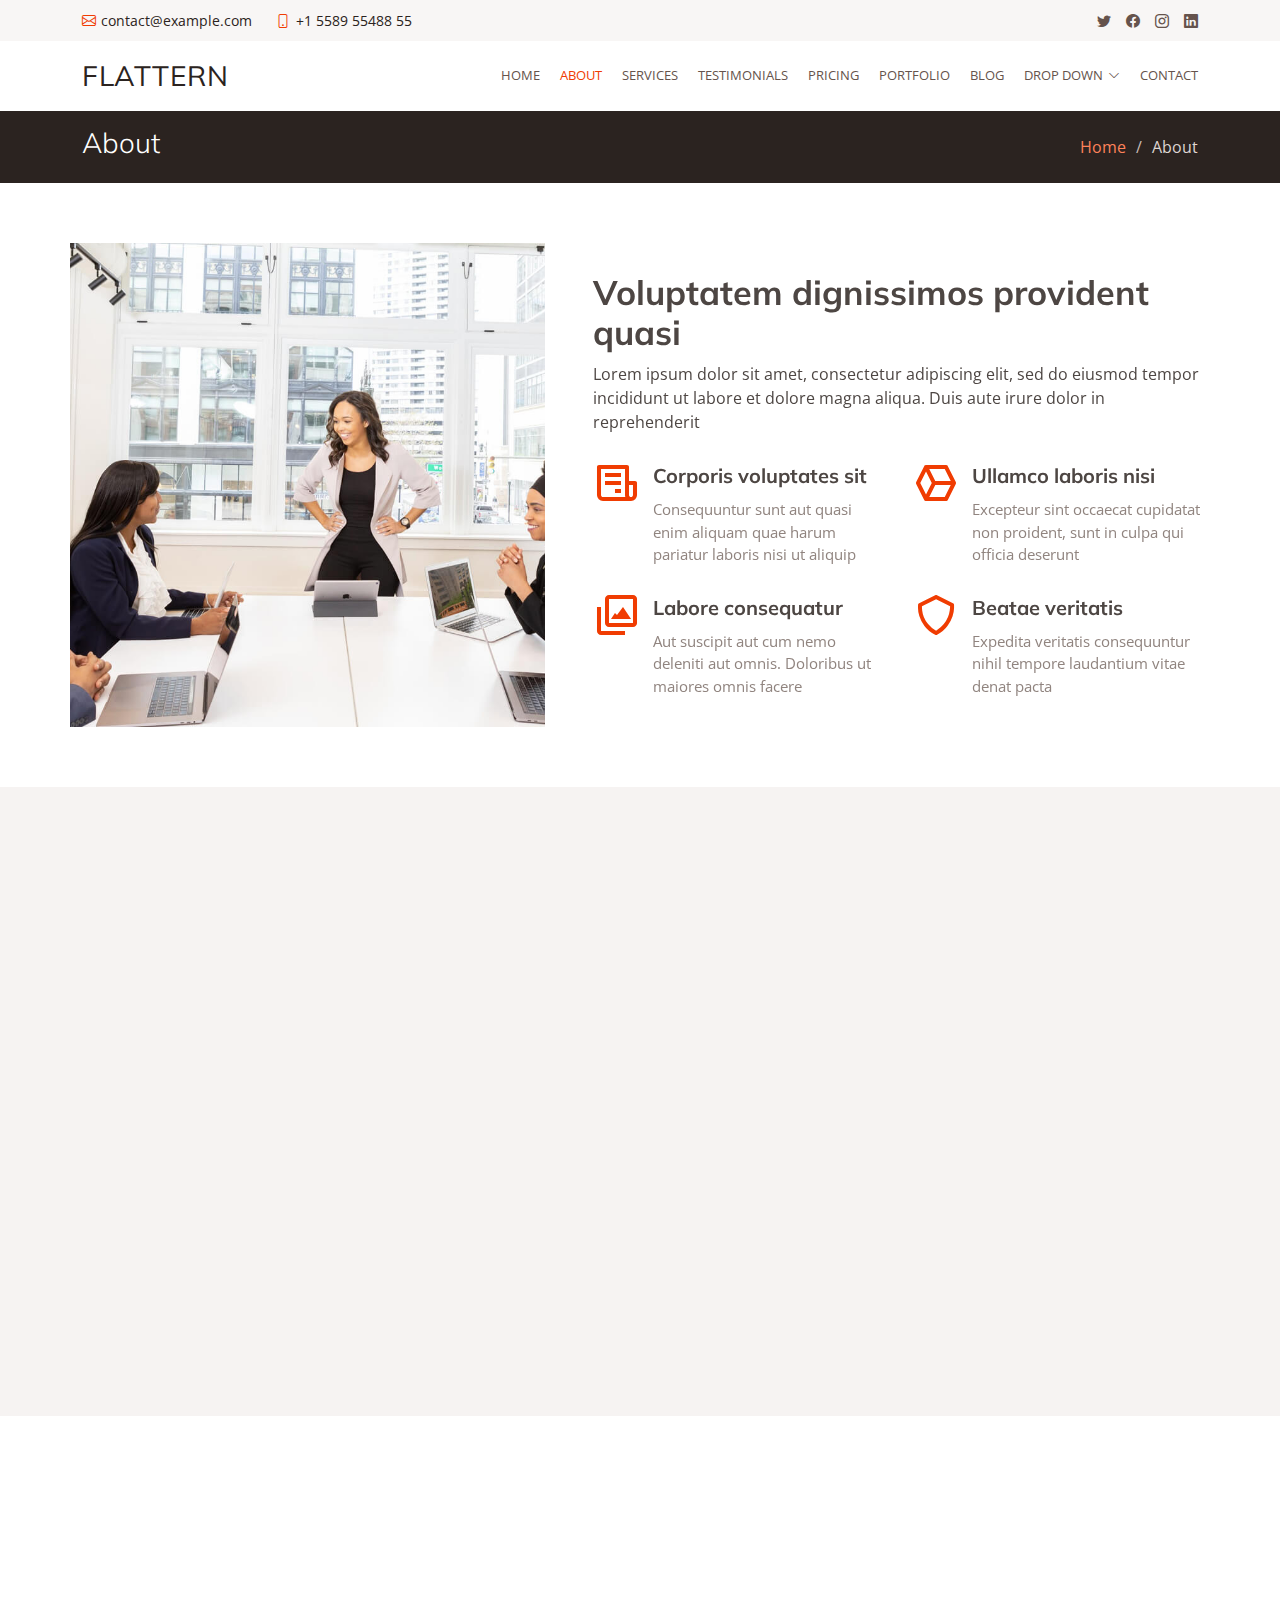
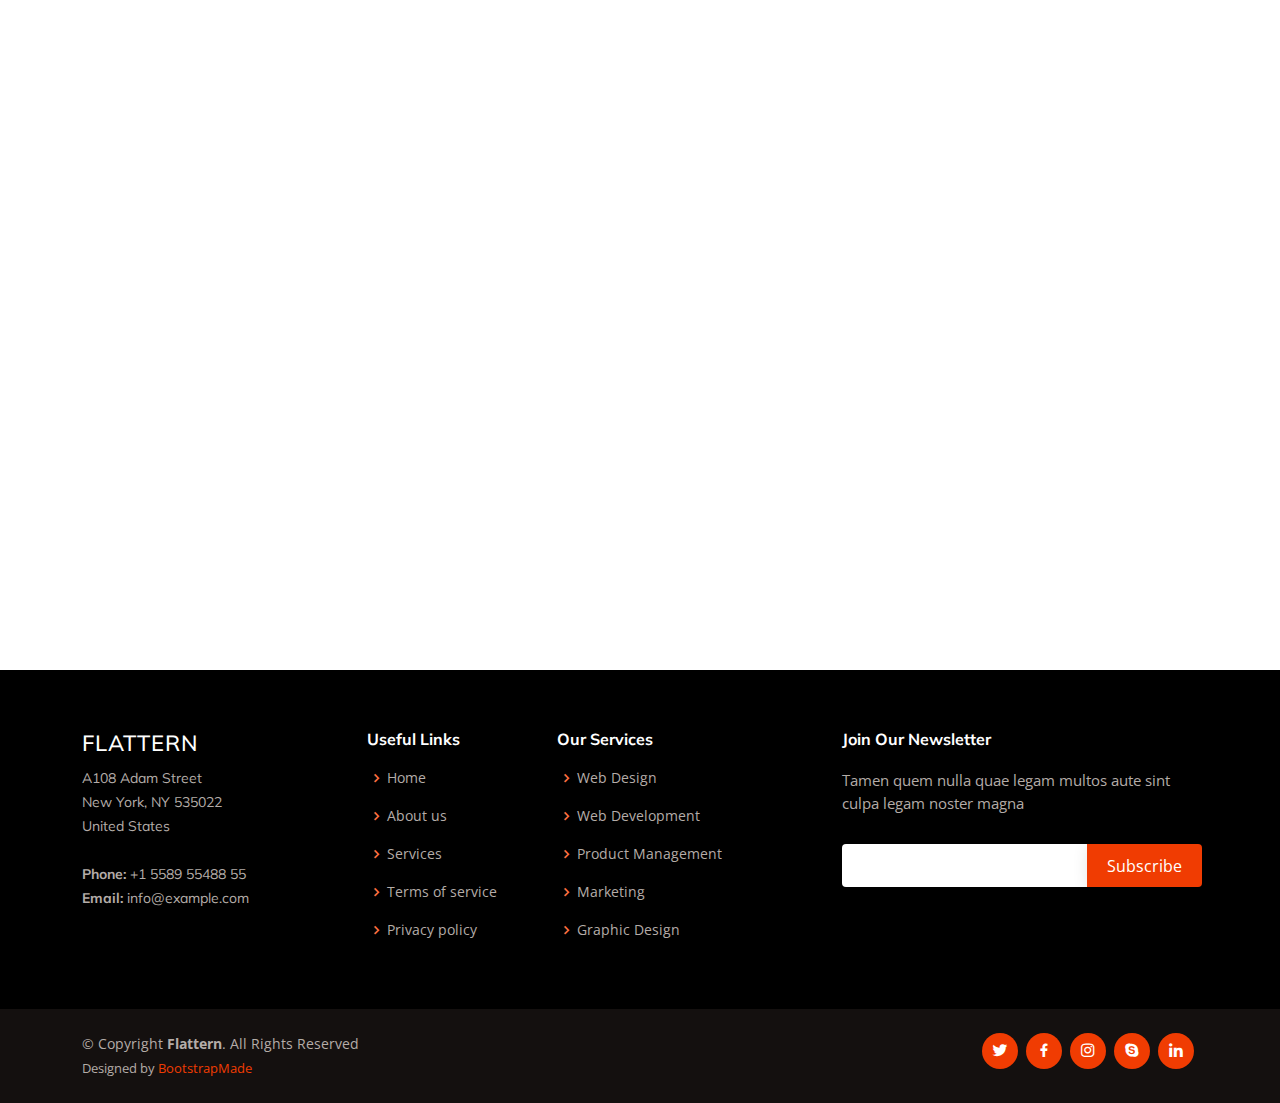
<file: Flattern/Flattern/about.html>
<!DOCTYPE html>
<html lang="en">

<head>
  <meta charset="utf-8">
  <meta content="width=device-width, initial-scale=1.0" name="viewport">

  <title>About - Flattern Bootstrap Template</title>
  <meta content="" name="description">
  <meta content="" name="keywords">

  <!-- Favicons -->
  <link href="assets/img/favicon.png" rel="icon">
  <link href="assets/img/apple-touch-icon.png" rel="apple-touch-icon">

  <!-- Google Fonts -->
  <link href="https://fonts.googleapis.com/css?family=Open+Sans:300,300i,400,400i,600,600i,700,700i|Muli:300,300i,400,400i,500,500i,600,600i,700,700i|Poppins:300,300i,400,400i,500,500i,600,600i,700,700i" rel="stylesheet">

  <!-- Vendor CSS Files -->
  <link href="assets/vendor/animate.css/animate.min.css" rel="stylesheet">
  <link href="assets/vendor/aos/aos.css" rel="stylesheet">
  <link href="assets/vendor/bootstrap/css/bootstrap.min.css" rel="stylesheet">
  <link href="assets/vendor/bootstrap-icons/bootstrap-icons.css" rel="stylesheet">
  <link href="assets/vendor/boxicons/css/boxicons.min.css" rel="stylesheet">
  <link href="assets/vendor/glightbox/css/glightbox.min.css" rel="stylesheet">
  <link href="assets/vendor/swiper/swiper-bundle.min.css" rel="stylesheet">

  <!-- Template Main CSS File -->
  <link href="assets/css/style.css" rel="stylesheet">

  <!-- =======================================================
  * Template Name: Flattern - v4.6.0
  * Template URL: https://bootstrapmade.com/flattern-multipurpose-bootstrap-template/
  * Author: BootstrapMade.com
  * License: https://bootstrapmade.com/license/
  ======================================================== -->
</head>

<body>

  <!-- ======= Top Bar ======= -->
  <section id="topbar" class="d-flex align-items-center">
    <div class="container d-flex justify-content-center justify-content-md-between">
      <div class="contact-info d-flex align-items-center">
        <i class="bi bi-envelope d-flex align-items-center"><a href="mailto:contact@example.com">contact@example.com</a></i>
        <i class="bi bi-phone d-flex align-items-center ms-4"><span>+1 5589 55488 55</span></i>
      </div>
      <div class="social-links d-none d-md-flex align-items-center">
        <a href="#" class="twitter"><i class="bi bi-twitter"></i></a>
        <a href="#" class="facebook"><i class="bi bi-facebook"></i></a>
        <a href="#" class="instagram"><i class="bi bi-instagram"></i></a>
        <a href="#" class="linkedin"><i class="bi bi-linkedin"></i></i></a>
      </div>
    </div>
  </section>

  <!-- ======= Header ======= -->
  <header id="header" class="d-flex align-items-center">
    <div class="container d-flex justify-content-between">

      <div class="logo">
        <h1 class="text-light"><a href="index.html">Flattern</a></h1>
        <!-- Uncomment below if you prefer to use an image logo -->
        <!-- <a href="index.html"><img src="assets/img/logo.png" alt="" class="img-fluid"></a>-->
      </div>

      <nav id="navbar" class="navbar">
        <ul>
          <li><a href="index.html">Home</a></li>
          <li><a class="active" href="about.html">About</a></li>
          <li><a href="services.html">Services</a></li>
          <li><a href="testimonials.html">Testimonials</a></li>
          <li><a href="pricing.html">Pricing</a></li>
          <li><a href="portfolio.html">Portfolio</a></li>
          <li><a href="blog.html">Blog</a></li>
          <li class="dropdown"><a href="#"><span>Drop Down</span> <i class="bi bi-chevron-down"></i></a>
            <ul>
              <li><a href="#">Drop Down 1</a></li>
              <li class="dropdown"><a href="#"><span>Deep Drop Down</span> <i class="bi bi-chevron-right"></i></a>
                <ul>
                  <li><a href="#">Deep Drop Down 1</a></li>
                  <li><a href="#">Deep Drop Down 2</a></li>
                  <li><a href="#">Deep Drop Down 3</a></li>
                  <li><a href="#">Deep Drop Down 4</a></li>
                  <li><a href="#">Deep Drop Down 5</a></li>
                </ul>
              </li>
              <li><a href="#">Drop Down 2</a></li>
              <li><a href="#">Drop Down 3</a></li>
              <li><a href="#">Drop Down 4</a></li>
            </ul>
          </li>
          <li><a href="contact.html">Contact</a></li>
        </ul>
        <i class="bi bi-list mobile-nav-toggle"></i>
      </nav><!-- .navbar -->

    </div>
  </header><!-- End Header -->

  <main id="main">

    <!-- ======= Breadcrumbs ======= -->
    <section id="breadcrumbs" class="breadcrumbs">
      <div class="container">

        <div class="d-flex justify-content-between align-items-center">
          <h2>About</h2>
          <ol>
            <li><a href="index.html">Home</a></li>
            <li>About</li>
          </ol>
        </div>

      </div>
    </section><!-- End Breadcrumbs -->

    <!-- ======= About Us Section ======= -->
    <section id="about-us" class="about-us">
      <div class="container">

        <div class="row no-gutters">
          <div class="image col-xl-5 d-flex align-items-stretch justify-content-center justify-content-lg-start" data-aos="fade-right"></div>
          <div class="col-xl-7 ps-0 ps-lg-5 pe-lg-1 d-flex align-items-stretch">
            <div class="content d-flex flex-column justify-content-center">
              <h3 data-aos="fade-up">Voluptatem dignissimos provident quasi</h3>
              <p data-aos="fade-up">
                Lorem ipsum dolor sit amet, consectetur adipiscing elit, sed do eiusmod tempor incididunt ut labore et dolore magna aliqua. Duis aute irure dolor in reprehenderit
              </p>
              <div class="row">
                <div class="col-md-6 icon-box" data-aos="fade-up">
                  <i class="bx bx-receipt"></i>
                  <h4>Corporis voluptates sit</h4>
                  <p>Consequuntur sunt aut quasi enim aliquam quae harum pariatur laboris nisi ut aliquip</p>
                </div>
                <div class="col-md-6 icon-box" data-aos="fade-up" data-aos-delay="100">
                  <i class="bx bx-cube-alt"></i>
                  <h4>Ullamco laboris nisi</h4>
                  <p>Excepteur sint occaecat cupidatat non proident, sunt in culpa qui officia deserunt</p>
                </div>
                <div class="col-md-6 icon-box" data-aos="fade-up" data-aos-delay="200">
                  <i class="bx bx-images"></i>
                  <h4>Labore consequatur</h4>
                  <p>Aut suscipit aut cum nemo deleniti aut omnis. Doloribus ut maiores omnis facere</p>
                </div>
                <div class="col-md-6 icon-box" data-aos="fade-up" data-aos-delay="300">
                  <i class="bx bx-shield"></i>
                  <h4>Beatae veritatis</h4>
                  <p>Expedita veritatis consequuntur nihil tempore laudantium vitae denat pacta</p>
                </div>
              </div>
            </div><!-- End .content-->
          </div>
        </div>

      </div>
    </section><!-- End About Us Section -->

    <!-- ======= Our Team Section ======= -->
    <section id="team" class="team section-bg">
      <div class="container">

        <div class="section-title" data-aos="fade-up">
          <h2>Our <strong>Team</strong></h2>
          <p>Magnam dolores commodi suscipit. Necessitatibus eius consequatur ex aliquid fuga eum quidem. Sit sint consectetur velit. Quisquam quos quisquam cupiditate. Et nemo qui impedit suscipit alias ea. Quia fugiat sit in iste officiis commodi quidem hic quas.</p>
        </div>

        <div class="row">

          <div class="col-lg-3 col-md-6 d-flex align-items-stretch">
            <div class="member" data-aos="fade-up">
              <div class="member-img">
                <img src="assets/img/team/team-1.jpg" class="img-fluid" alt="">
                <div class="social">
                  <a href=""><i class="bi bi-twitter"></i></a>
                  <a href=""><i class="bi bi-facebook"></i></a>
                  <a href=""><i class="bi bi-instagram"></i></a>
                  <a href=""><i class="bi bi-linkedin"></i></a>
                </div>
              </div>
              <div class="member-info">
                <h4>Walter White</h4>
                <span>Chief Executive Officer</span>
              </div>
            </div>
          </div>

          <div class="col-lg-3 col-md-6 d-flex align-items-stretch">
            <div class="member" data-aos="fade-up" data-aos-delay="100">
              <div class="member-img">
                <img src="assets/img/team/team-2.jpg" class="img-fluid" alt="">
                <div class="social">
                  <a href=""><i class="bi bi-twitter"></i></a>
                  <a href=""><i class="bi bi-facebook"></i></a>
                  <a href=""><i class="bi bi-instagram"></i></a>
                  <a href=""><i class="bi bi-linkedin"></i></a>
                </div>
              </div>
              <div class="member-info">
                <h4>Sarah Jhonson</h4>
                <span>Product Manager</span>
              </div>
            </div>
          </div>

          <div class="col-lg-3 col-md-6 d-flex align-items-stretch">
            <div class="member" data-aos="fade-up" data-aos-delay="200">
              <div class="member-img">
                <img src="assets/img/team/team-3.jpg" class="img-fluid" alt="">
                <div class="social">
                  <a href=""><i class="bi bi-twitter"></i></a>
                  <a href=""><i class="bi bi-facebook"></i></a>
                  <a href=""><i class="bi bi-instagram"></i></a>
                  <a href=""><i class="bi bi-linkedin"></i></a>
                </div>
              </div>
              <div class="member-info">
                <h4>William Anderson</h4>
                <span>CTO</span>
              </div>
            </div>
          </div>

          <div class="col-lg-3 col-md-6 d-flex align-items-stretch">
            <div class="member" data-aos="fade-up" data-aos-delay="300">
              <div class="member-img">
                <img src="assets/img/team/team-4.jpg" class="img-fluid" alt="">
                <div class="social">
                  <a href=""><i class="bi bi-twitter"></i></a>
                  <a href=""><i class="bi bi-facebook"></i></a>
                  <a href=""><i class="bi bi-instagram"></i></a>
                  <a href=""><i class="bi bi-linkedin"></i></a>
                </div>
              </div>
              <div class="member-info">
                <h4>Amanda Jepson</h4>
                <span>Accountant</span>
              </div>
            </div>
          </div>

        </div>

      </div>
    </section><!-- End Our Team Section -->

    <!-- ======= Our Skills Section ======= -->
    <section id="skills" class="skills">
      <div class="container">

        <div class="section-title" data-aos="fade-up">
          <h2>Our <strong>Skills</strong></h2>
          <p>Magnam dolores commodi suscipit. Necessitatibus eius consequatur ex aliquid fuga eum quidem. Sit sint consectetur velit. Quisquam quos quisquam cupiditate. Et nemo qui impedit suscipit alias ea. Quia fugiat sit in iste officiis commodi quidem hic quas.</p>
        </div>

        <div class="row skills-content">

          <div class="col-lg-6" data-aos="fade-up">

            <div class="progress">
              <span class="skill">HTML <i class="val">100%</i></span>
              <div class="progress-bar-wrap">
                <div class="progress-bar" role="progressbar" aria-valuenow="100" aria-valuemin="0" aria-valuemax="100"></div>
              </div>
            </div>

            <div class="progress">
              <span class="skill">CSS <i class="val">90%</i></span>
              <div class="progress-bar-wrap">
                <div class="progress-bar" role="progressbar" aria-valuenow="90" aria-valuemin="0" aria-valuemax="100"></div>
              </div>
            </div>

            <div class="progress">
              <span class="skill">JavaScript <i class="val">75%</i></span>
              <div class="progress-bar-wrap">
                <div class="progress-bar" role="progressbar" aria-valuenow="75" aria-valuemin="0" aria-valuemax="100"></div>
              </div>
            </div>

          </div>

          <div class="col-lg-6" data-aos="fade-up" data-aos-delay="100">

            <div class="progress">
              <span class="skill">PHP <i class="val">80%</i></span>
              <div class="progress-bar-wrap">
                <div class="progress-bar" role="progressbar" aria-valuenow="80" aria-valuemin="0" aria-valuemax="100"></div>
              </div>
            </div>

            <div class="progress">
              <span class="skill">WordPress/CMS <i class="val">90%</i></span>
              <div class="progress-bar-wrap">
                <div class="progress-bar" role="progressbar" aria-valuenow="90" aria-valuemin="0" aria-valuemax="100"></div>
              </div>
            </div>

            <div class="progress">
              <span class="skill">Photoshop <i class="val">55%</i></span>
              <div class="progress-bar-wrap">
                <div class="progress-bar" role="progressbar" aria-valuenow="55" aria-valuemin="0" aria-valuemax="100"></div>
              </div>
            </div>

          </div>

        </div>

      </div>
    </section><!-- End Our Skills Section -->

    <!-- ======= Our Clients Section ======= -->
    <section id="clients" class="clients">
      <div class="container">

        <div class="section-title" data-aos="fade-up">
          <h2>Our <strong>Clients</strong></h2>
          <p>Magnam dolores commodi suscipit. Necessitatibus eius consequatur ex aliquid fuga eum quidem. Sit sint consectetur velit. Quisquam quos quisquam cupiditate. Et nemo qui impedit suscipit alias ea. Quia fugiat sit in iste officiis commodi quidem hic quas.</p>
        </div>

        <div class="row no-gutters clients-wrap clearfix" data-aos="fade-up">

          <div class="col-lg-3 col-md-4 col-xs-6">
            <div class="client-logo">
              <img src="assets/img/clients/client-1.png" class="img-fluid" alt="">
            </div>
          </div>

          <div class="col-lg-3 col-md-4 col-xs-6">
            <div class="client-logo">
              <img src="assets/img/clients/client-2.png" class="img-fluid" alt="">
            </div>
          </div>

          <div class="col-lg-3 col-md-4 col-xs-6">
            <div class="client-logo">
              <img src="assets/img/clients/client-3.png" class="img-fluid" alt="">
            </div>
          </div>

          <div class="col-lg-3 col-md-4 col-xs-6">
            <div class="client-logo">
              <img src="assets/img/clients/client-4.png" class="img-fluid" alt="">
            </div>
          </div>

          <div class="col-lg-3 col-md-4 col-xs-6">
            <div class="client-logo">
              <img src="assets/img/clients/client-5.png" class="img-fluid" alt="">
            </div>
          </div>

          <div class="col-lg-3 col-md-4 col-xs-6">
            <div class="client-logo">
              <img src="assets/img/clients/client-6.png" class="img-fluid" alt="">
            </div>
          </div>

          <div class="col-lg-3 col-md-4 col-xs-6">
            <div class="client-logo">
              <img src="assets/img/clients/client-7.png" class="img-fluid" alt="">
            </div>
          </div>

          <div class="col-lg-3 col-md-4 col-xs-6">
            <div class="client-logo">
              <img src="assets/img/clients/client-8.png" class="img-fluid" alt="">
            </div>
          </div>

        </div>

      </div>
    </section><!-- End Our Clients Section -->

  </main><!-- End #main -->

  <!-- ======= Footer ======= -->
  <footer id="footer">

    <div class="footer-top">
      <div class="container">
        <div class="row">

          <div class="col-lg-3 col-md-6 footer-contact">
            <h3>Flattern</h3>
            <p>
              A108 Adam Street <br>
              New York, NY 535022<br>
              United States <br><br>
              <strong>Phone:</strong> +1 5589 55488 55<br>
              <strong>Email:</strong> info@example.com<br>
            </p>
          </div>

          <div class="col-lg-2 col-md-6 footer-links">
            <h4>Useful Links</h4>
            <ul>
              <li><i class="bx bx-chevron-right"></i> <a href="#">Home</a></li>
              <li><i class="bx bx-chevron-right"></i> <a href="#">About us</a></li>
              <li><i class="bx bx-chevron-right"></i> <a href="#">Services</a></li>
              <li><i class="bx bx-chevron-right"></i> <a href="#">Terms of service</a></li>
              <li><i class="bx bx-chevron-right"></i> <a href="#">Privacy policy</a></li>
            </ul>
          </div>

          <div class="col-lg-3 col-md-6 footer-links">
            <h4>Our Services</h4>
            <ul>
              <li><i class="bx bx-chevron-right"></i> <a href="#">Web Design</a></li>
              <li><i class="bx bx-chevron-right"></i> <a href="#">Web Development</a></li>
              <li><i class="bx bx-chevron-right"></i> <a href="#">Product Management</a></li>
              <li><i class="bx bx-chevron-right"></i> <a href="#">Marketing</a></li>
              <li><i class="bx bx-chevron-right"></i> <a href="#">Graphic Design</a></li>
            </ul>
          </div>

          <div class="col-lg-4 col-md-6 footer-newsletter">
            <h4>Join Our Newsletter</h4>
            <p>Tamen quem nulla quae legam multos aute sint culpa legam noster magna</p>
            <form action="" method="post">
              <input type="email" name="email"><input type="submit" value="Subscribe">
            </form>
          </div>

        </div>
      </div>
    </div>

    <div class="container d-md-flex py-4">

      <div class="me-md-auto text-center text-md-start">
        <div class="copyright">
          &copy; Copyright <strong><span>Flattern</span></strong>. All Rights Reserved
        </div>
        <div class="credits">
          <!-- All the links in the footer should remain intact. -->
          <!-- You can delete the links only if you purchased the pro version. -->
          <!-- Licensing information: https://bootstrapmade.com/license/ -->
          <!-- Purchase the pro version with working PHP/AJAX contact form: https://bootstrapmade.com/flattern-multipurpose-bootstrap-template/ -->
          Designed by <a href="https://bootstrapmade.com/">BootstrapMade</a>
        </div>
      </div>
      <div class="social-links text-center text-md-right pt-3 pt-md-0">
        <a href="#" class="twitter"><i class="bx bxl-twitter"></i></a>
        <a href="#" class="facebook"><i class="bx bxl-facebook"></i></a>
        <a href="#" class="instagram"><i class="bx bxl-instagram"></i></a>
        <a href="#" class="google-plus"><i class="bx bxl-skype"></i></a>
        <a href="#" class="linkedin"><i class="bx bxl-linkedin"></i></a>
      </div>
    </div>
  </footer><!-- End Footer -->

  <a href="#" class="back-to-top d-flex align-items-center justify-content-center"><i class="bi bi-arrow-up-short"></i></a>

  <!-- Vendor JS Files -->
  <script src="assets/vendor/aos/aos.js"></script>
  <script src="assets/vendor/bootstrap/js/bootstrap.bundle.min.js"></script>
  <script src="assets/vendor/glightbox/js/glightbox.min.js"></script>
  <script src="assets/vendor/isotope-layout/isotope.pkgd.min.js"></script>
  <script src="assets/vendor/php-email-form/validate.js"></script>
  <script src="assets/vendor/swiper/swiper-bundle.min.js"></script>
  <script src="assets/vendor/waypoints/noframework.waypoints.js"></script>

  <!-- Template Main JS File -->
  <script src="assets/js/main.js"></script>

</body>

</html>
</file>
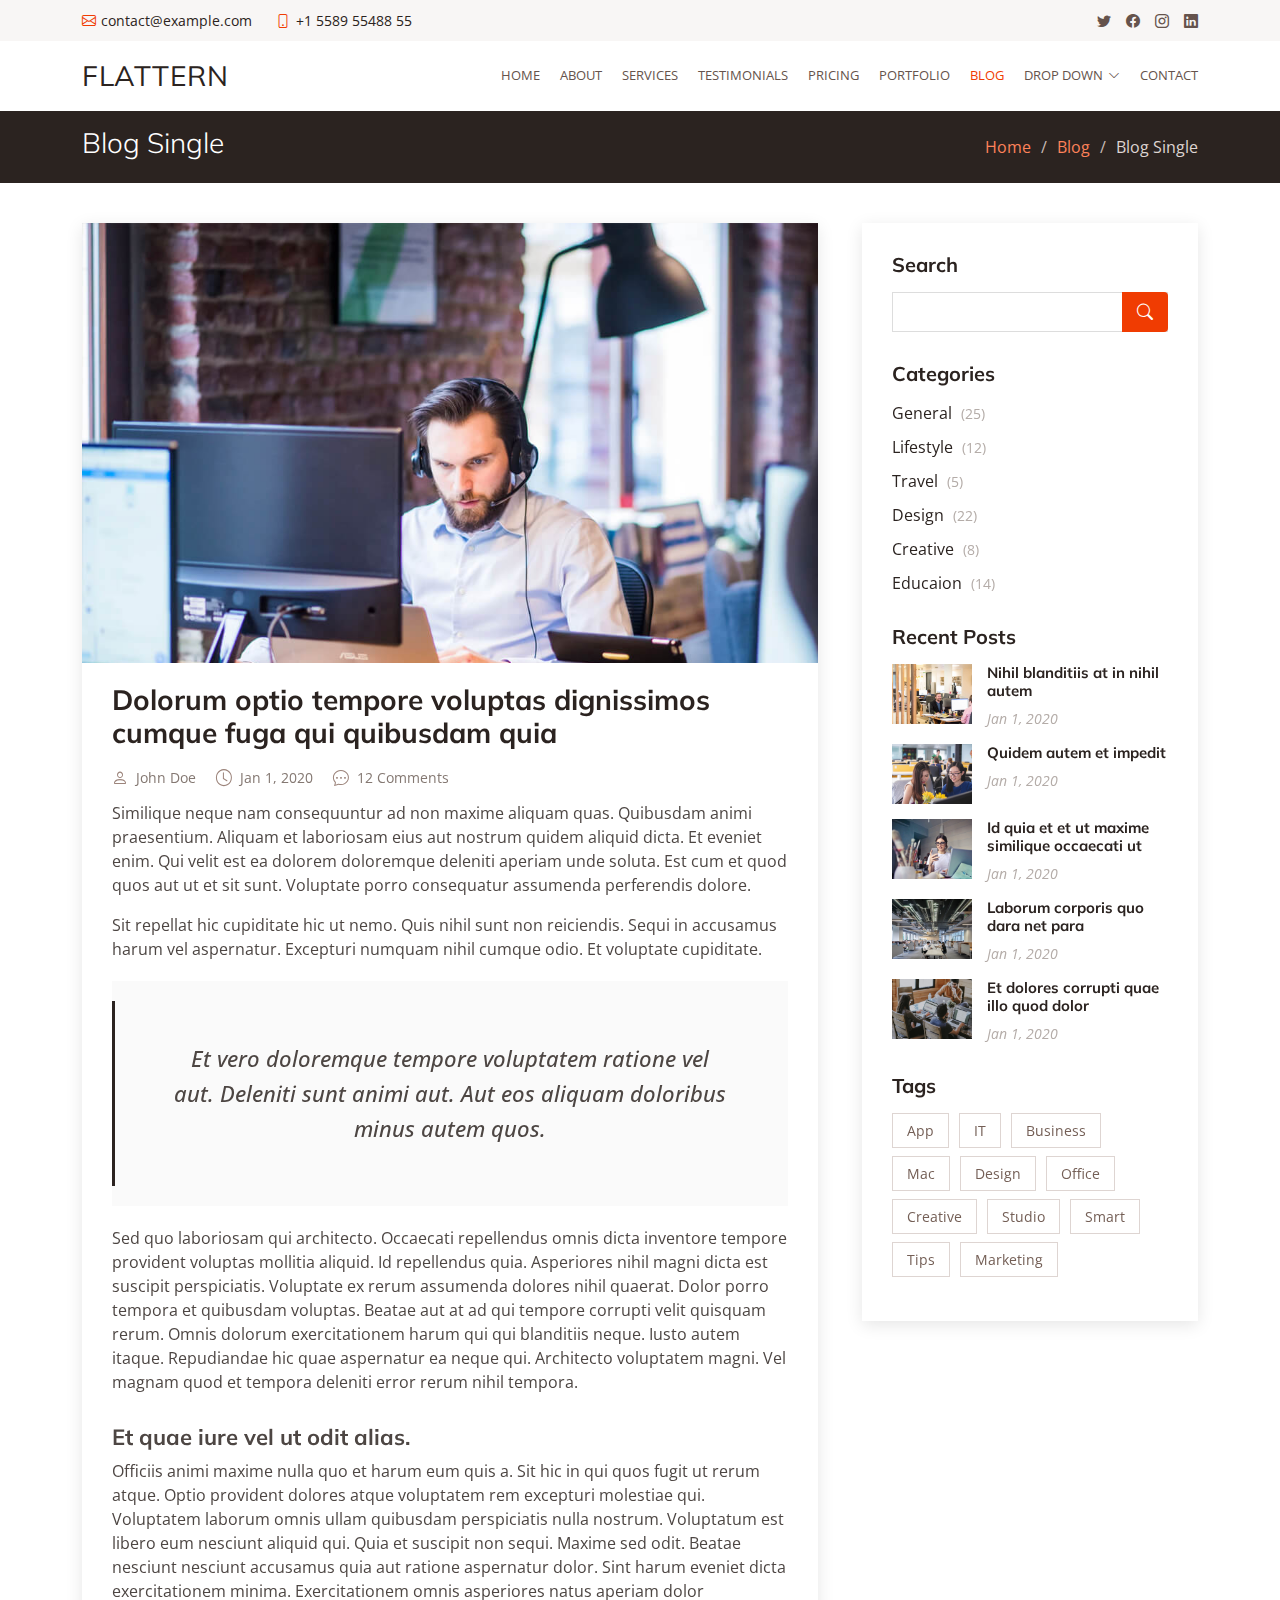
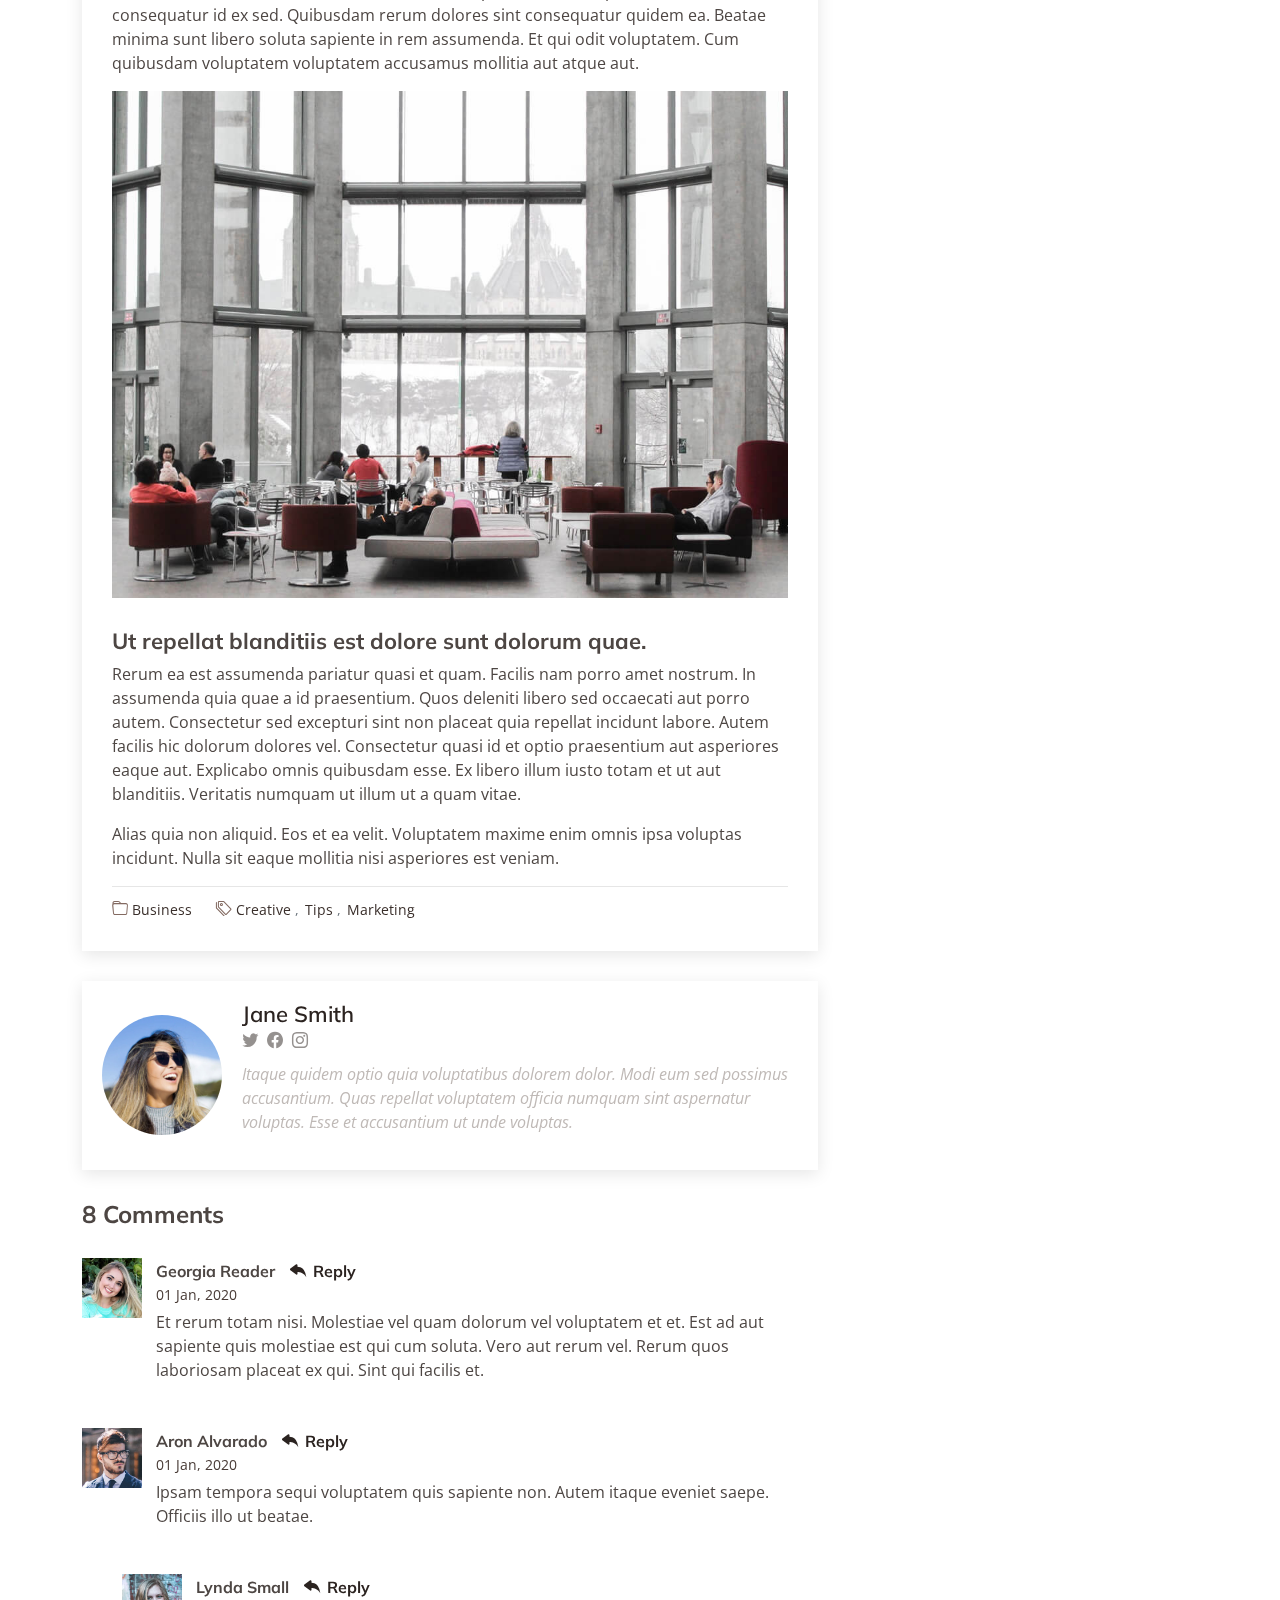
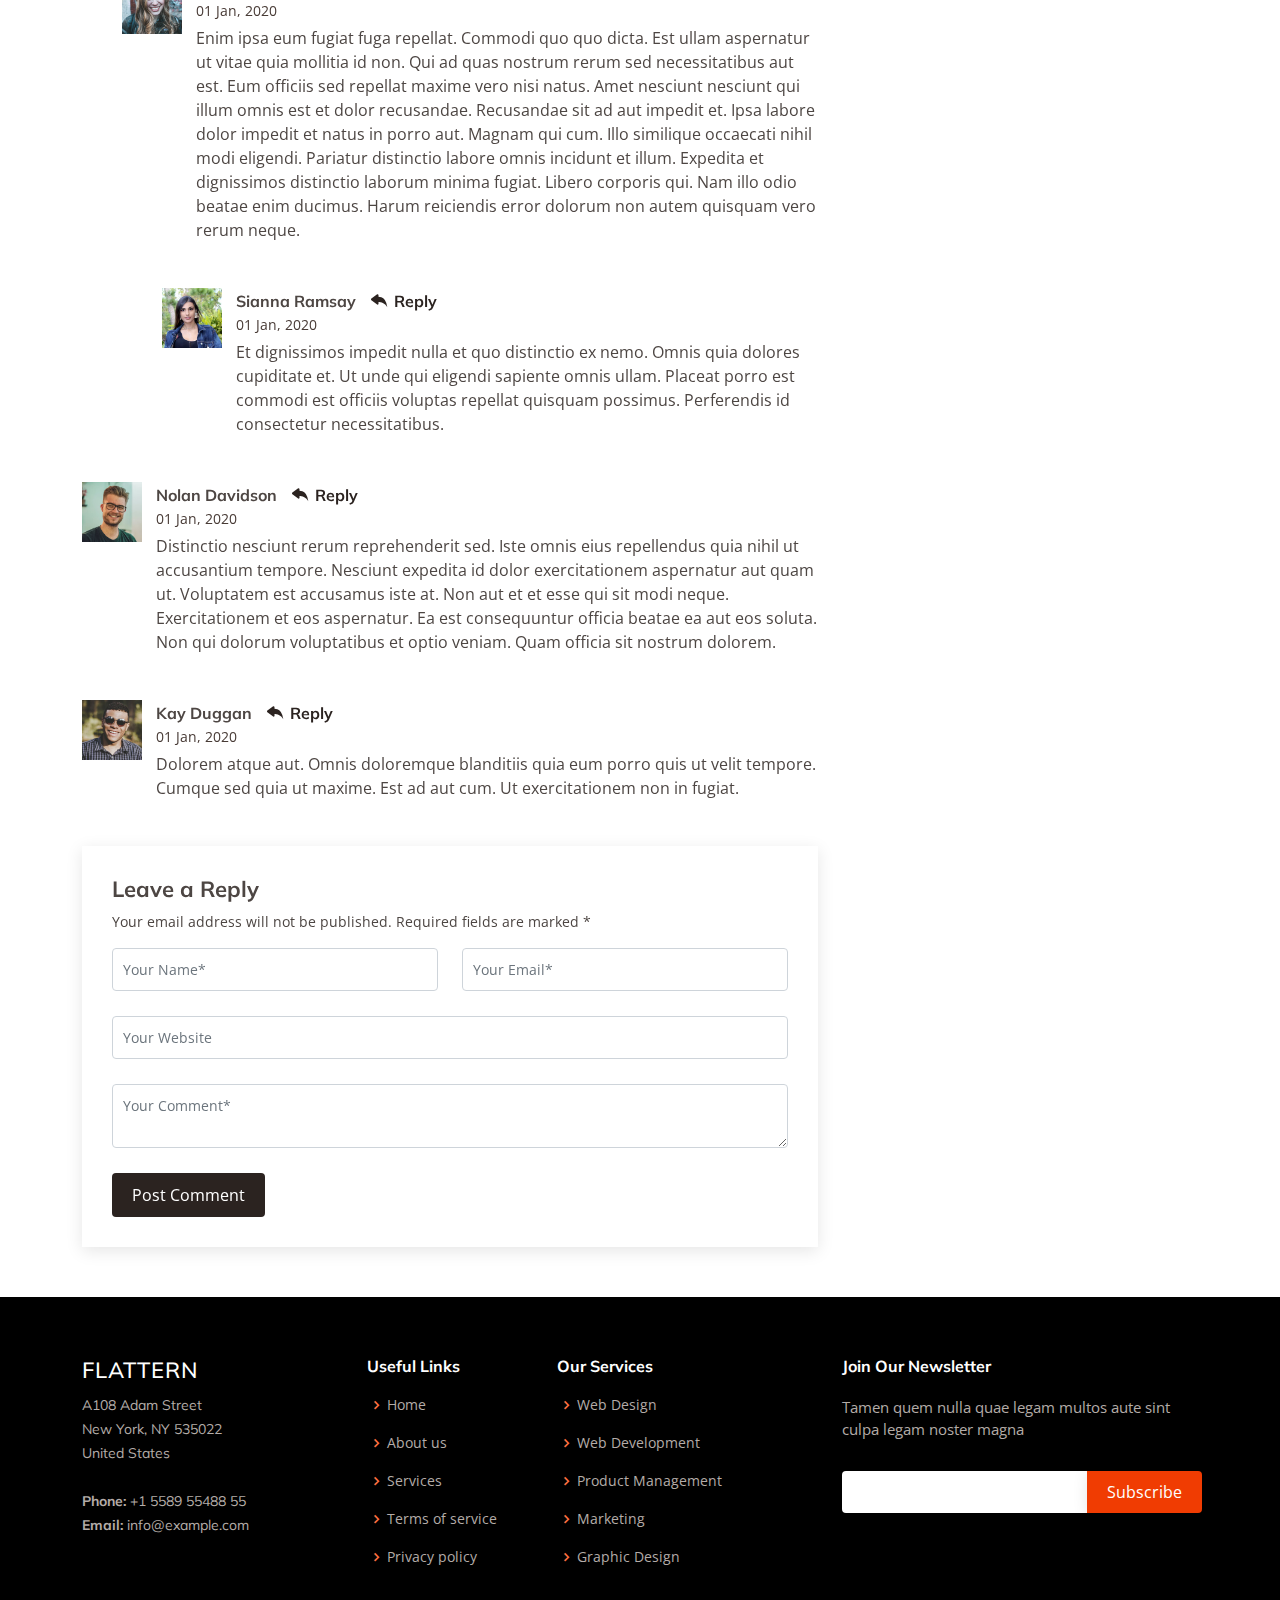
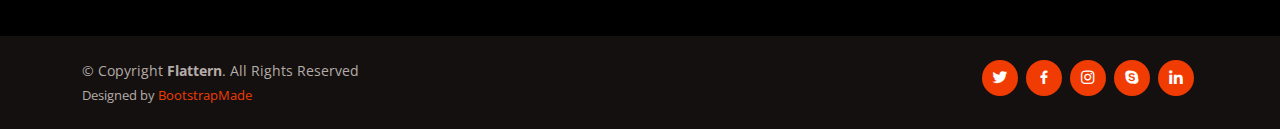
<file: Flattern/Flattern/blog-single.html>
<!DOCTYPE html>
<html lang="en">

<head>
  <meta charset="utf-8">
  <meta content="width=device-width, initial-scale=1.0" name="viewport">

  <title>Blog Single - Flattern Bootstrap Template</title>
  <meta content="" name="description">
  <meta content="" name="keywords">

  <!-- Favicons -->
  <link href="assets/img/favicon.png" rel="icon">
  <link href="assets/img/apple-touch-icon.png" rel="apple-touch-icon">

  <!-- Google Fonts -->
  <link href="https://fonts.googleapis.com/css?family=Open+Sans:300,300i,400,400i,600,600i,700,700i|Muli:300,300i,400,400i,500,500i,600,600i,700,700i|Poppins:300,300i,400,400i,500,500i,600,600i,700,700i" rel="stylesheet">

  <!-- Vendor CSS Files -->
  <link href="assets/vendor/animate.css/animate.min.css" rel="stylesheet">
  <link href="assets/vendor/aos/aos.css" rel="stylesheet">
  <link href="assets/vendor/bootstrap/css/bootstrap.min.css" rel="stylesheet">
  <link href="assets/vendor/bootstrap-icons/bootstrap-icons.css" rel="stylesheet">
  <link href="assets/vendor/boxicons/css/boxicons.min.css" rel="stylesheet">
  <link href="assets/vendor/glightbox/css/glightbox.min.css" rel="stylesheet">
  <link href="assets/vendor/swiper/swiper-bundle.min.css" rel="stylesheet">

  <!-- Template Main CSS File -->
  <link href="assets/css/style.css" rel="stylesheet">

  <!-- =======================================================
  * Template Name: Flattern - v4.6.0
  * Template URL: https://bootstrapmade.com/flattern-multipurpose-bootstrap-template/
  * Author: BootstrapMade.com
  * License: https://bootstrapmade.com/license/
  ======================================================== -->
</head>

<body>

  <!-- ======= Top Bar ======= -->
  <section id="topbar" class="d-flex align-items-center">
    <div class="container d-flex justify-content-center justify-content-md-between">
      <div class="contact-info d-flex align-items-center">
        <i class="bi bi-envelope d-flex align-items-center"><a href="mailto:contact@example.com">contact@example.com</a></i>
        <i class="bi bi-phone d-flex align-items-center ms-4"><span>+1 5589 55488 55</span></i>
      </div>
      <div class="social-links d-none d-md-flex align-items-center">
        <a href="#" class="twitter"><i class="bi bi-twitter"></i></a>
        <a href="#" class="facebook"><i class="bi bi-facebook"></i></a>
        <a href="#" class="instagram"><i class="bi bi-instagram"></i></a>
        <a href="#" class="linkedin"><i class="bi bi-linkedin"></i></i></a>
      </div>
    </div>
  </section>

  <!-- ======= Header ======= -->
  <header id="header" class="d-flex align-items-center">
    <div class="container d-flex justify-content-between">

      <div class="logo">
        <h1 class="text-light"><a href="index.html">Flattern</a></h1>
        <!-- Uncomment below if you prefer to use an image logo -->
        <!-- <a href="index.html"><img src="assets/img/logo.png" alt="" class="img-fluid"></a>-->
      </div>

      <nav id="navbar" class="navbar">
        <ul>
          <li><a href="index.html">Home</a></li>
          <li><a href="about.html">About</a></li>
          <li><a href="services.html">Services</a></li>
          <li><a href="testimonials.html">Testimonials</a></li>
          <li><a href="pricing.html">Pricing</a></li>
          <li><a href="portfolio.html">Portfolio</a></li>
          <li><a class="active" href="blog.html">Blog</a></li>
          <li class="dropdown"><a href="#"><span>Drop Down</span> <i class="bi bi-chevron-down"></i></a>
            <ul>
              <li><a href="#">Drop Down 1</a></li>
              <li class="dropdown"><a href="#"><span>Deep Drop Down</span> <i class="bi bi-chevron-right"></i></a>
                <ul>
                  <li><a href="#">Deep Drop Down 1</a></li>
                  <li><a href="#">Deep Drop Down 2</a></li>
                  <li><a href="#">Deep Drop Down 3</a></li>
                  <li><a href="#">Deep Drop Down 4</a></li>
                  <li><a href="#">Deep Drop Down 5</a></li>
                </ul>
              </li>
              <li><a href="#">Drop Down 2</a></li>
              <li><a href="#">Drop Down 3</a></li>
              <li><a href="#">Drop Down 4</a></li>
            </ul>
          </li>
          <li><a href="contact.html">Contact</a></li>
        </ul>
        <i class="bi bi-list mobile-nav-toggle"></i>
      </nav><!-- .navbar -->

    </div>
  </header><!-- End Header -->

  <main id="main">

    <!-- ======= Breadcrumbs ======= -->
    <section id="breadcrumbs" class="breadcrumbs">
      <div class="container">

        <div class="d-flex justify-content-between align-items-center">
          <h2>Blog Single</h2>
          <ol>
            <li><a href="index.html">Home</a></li>
            <li><a href="blog.html">Blog</a></li>
            <li>Blog Single</li>
          </ol>
        </div>

      </div>
    </section><!-- End Breadcrumbs -->

    <!-- ======= Blog Single Section ======= -->
    <section id="blog" class="blog">
      <div class="container" data-aos="fade-up">

        <div class="row">

          <div class="col-lg-8 entries">

            <article class="entry entry-single">

              <div class="entry-img">
                <img src="assets/img/blog/blog-1.jpg" alt="" class="img-fluid">
              </div>

              <h2 class="entry-title">
                <a href="blog-single.html">Dolorum optio tempore voluptas dignissimos cumque fuga qui quibusdam quia</a>
              </h2>

              <div class="entry-meta">
                <ul>
                  <li class="d-flex align-items-center"><i class="bi bi-person"></i> <a href="blog-single.html">John Doe</a></li>
                  <li class="d-flex align-items-center"><i class="bi bi-clock"></i> <a href="blog-single.html"><time datetime="2020-01-01">Jan 1, 2020</time></a></li>
                  <li class="d-flex align-items-center"><i class="bi bi-chat-dots"></i> <a href="blog-single.html">12 Comments</a></li>
                </ul>
              </div>

              <div class="entry-content">
                <p>
                  Similique neque nam consequuntur ad non maxime aliquam quas. Quibusdam animi praesentium. Aliquam et laboriosam eius aut nostrum quidem aliquid dicta.
                  Et eveniet enim. Qui velit est ea dolorem doloremque deleniti aperiam unde soluta. Est cum et quod quos aut ut et sit sunt. Voluptate porro consequatur assumenda perferendis dolore.
                </p>

                <p>
                  Sit repellat hic cupiditate hic ut nemo. Quis nihil sunt non reiciendis. Sequi in accusamus harum vel aspernatur. Excepturi numquam nihil cumque odio. Et voluptate cupiditate.
                </p>

                <blockquote>
                  <p>
                    Et vero doloremque tempore voluptatem ratione vel aut. Deleniti sunt animi aut. Aut eos aliquam doloribus minus autem quos.
                  </p>
                </blockquote>

                <p>
                  Sed quo laboriosam qui architecto. Occaecati repellendus omnis dicta inventore tempore provident voluptas mollitia aliquid. Id repellendus quia. Asperiores nihil magni dicta est suscipit perspiciatis. Voluptate ex rerum assumenda dolores nihil quaerat.
                  Dolor porro tempora et quibusdam voluptas. Beatae aut at ad qui tempore corrupti velit quisquam rerum. Omnis dolorum exercitationem harum qui qui blanditiis neque.
                  Iusto autem itaque. Repudiandae hic quae aspernatur ea neque qui. Architecto voluptatem magni. Vel magnam quod et tempora deleniti error rerum nihil tempora.
                </p>

                <h3>Et quae iure vel ut odit alias.</h3>
                <p>
                  Officiis animi maxime nulla quo et harum eum quis a. Sit hic in qui quos fugit ut rerum atque. Optio provident dolores atque voluptatem rem excepturi molestiae qui. Voluptatem laborum omnis ullam quibusdam perspiciatis nulla nostrum. Voluptatum est libero eum nesciunt aliquid qui.
                  Quia et suscipit non sequi. Maxime sed odit. Beatae nesciunt nesciunt accusamus quia aut ratione aspernatur dolor. Sint harum eveniet dicta exercitationem minima. Exercitationem omnis asperiores natus aperiam dolor consequatur id ex sed. Quibusdam rerum dolores sint consequatur quidem ea.
                  Beatae minima sunt libero soluta sapiente in rem assumenda. Et qui odit voluptatem. Cum quibusdam voluptatem voluptatem accusamus mollitia aut atque aut.
                </p>
                <img src="assets/img/blog/blog-inside-post.jpg" class="img-fluid" alt="">

                <h3>Ut repellat blanditiis est dolore sunt dolorum quae.</h3>
                <p>
                  Rerum ea est assumenda pariatur quasi et quam. Facilis nam porro amet nostrum. In assumenda quia quae a id praesentium. Quos deleniti libero sed occaecati aut porro autem. Consectetur sed excepturi sint non placeat quia repellat incidunt labore. Autem facilis hic dolorum dolores vel.
                  Consectetur quasi id et optio praesentium aut asperiores eaque aut. Explicabo omnis quibusdam esse. Ex libero illum iusto totam et ut aut blanditiis. Veritatis numquam ut illum ut a quam vitae.
                </p>
                <p>
                  Alias quia non aliquid. Eos et ea velit. Voluptatem maxime enim omnis ipsa voluptas incidunt. Nulla sit eaque mollitia nisi asperiores est veniam.
                </p>

              </div>

              <div class="entry-footer">
                <i class="bi bi-folder"></i>
                <ul class="cats">
                  <li><a href="#">Business</a></li>
                </ul>

                <i class="bi bi-tags"></i>
                <ul class="tags">
                  <li><a href="#">Creative</a></li>
                  <li><a href="#">Tips</a></li>
                  <li><a href="#">Marketing</a></li>
                </ul>
              </div>

            </article><!-- End blog entry -->

            <div class="blog-author d-flex align-items-center">
              <img src="assets/img/blog/blog-author.jpg" class="rounded-circle float-left" alt="">
              <div>
                <h4>Jane Smith</h4>
                <div class="social-links">
                  <a href="https://twitters.com/#"><i class="bi bi-twitter"></i></a>
                  <a href="https://facebook.com/#"><i class="bi bi-facebook"></i></a>
                  <a href="https://instagram.com/#"><i class="biu bi-instagram"></i></a>
                </div>
                <p>
                  Itaque quidem optio quia voluptatibus dolorem dolor. Modi eum sed possimus accusantium. Quas repellat voluptatem officia numquam sint aspernatur voluptas. Esse et accusantium ut unde voluptas.
                </p>
              </div>
            </div><!-- End blog author bio -->

            <div class="blog-comments">

              <h4 class="comments-count">8 Comments</h4>

              <div id="comment-1" class="comment">
                <div class="d-flex">
                  <div class="comment-img"><img src="assets/img/blog/comments-1.jpg" alt=""></div>
                  <div>
                    <h5><a href="">Georgia Reader</a> <a href="#" class="reply"><i class="bi bi-reply-fill"></i> Reply</a></h5>
                    <time datetime="2020-01-01">01 Jan, 2020</time>
                    <p>
                      Et rerum totam nisi. Molestiae vel quam dolorum vel voluptatem et et. Est ad aut sapiente quis molestiae est qui cum soluta.
                      Vero aut rerum vel. Rerum quos laboriosam placeat ex qui. Sint qui facilis et.
                    </p>
                  </div>
                </div>
              </div><!-- End comment #1 -->

              <div id="comment-2" class="comment">
                <div class="d-flex">
                  <div class="comment-img"><img src="assets/img/blog/comments-2.jpg" alt=""></div>
                  <div>
                    <h5><a href="">Aron Alvarado</a> <a href="#" class="reply"><i class="bi bi-reply-fill"></i> Reply</a></h5>
                    <time datetime="2020-01-01">01 Jan, 2020</time>
                    <p>
                      Ipsam tempora sequi voluptatem quis sapiente non. Autem itaque eveniet saepe. Officiis illo ut beatae.
                    </p>
                  </div>
                </div>

                <div id="comment-reply-1" class="comment comment-reply">
                  <div class="d-flex">
                    <div class="comment-img"><img src="assets/img/blog/comments-3.jpg" alt=""></div>
                    <div>
                      <h5><a href="">Lynda Small</a> <a href="#" class="reply"><i class="bi bi-reply-fill"></i> Reply</a></h5>
                      <time datetime="2020-01-01">01 Jan, 2020</time>
                      <p>
                        Enim ipsa eum fugiat fuga repellat. Commodi quo quo dicta. Est ullam aspernatur ut vitae quia mollitia id non. Qui ad quas nostrum rerum sed necessitatibus aut est. Eum officiis sed repellat maxime vero nisi natus. Amet nesciunt nesciunt qui illum omnis est et dolor recusandae.

                        Recusandae sit ad aut impedit et. Ipsa labore dolor impedit et natus in porro aut. Magnam qui cum. Illo similique occaecati nihil modi eligendi. Pariatur distinctio labore omnis incidunt et illum. Expedita et dignissimos distinctio laborum minima fugiat.

                        Libero corporis qui. Nam illo odio beatae enim ducimus. Harum reiciendis error dolorum non autem quisquam vero rerum neque.
                      </p>
                    </div>
                  </div>

                  <div id="comment-reply-2" class="comment comment-reply">
                    <div class="d-flex">
                      <div class="comment-img"><img src="assets/img/blog/comments-4.jpg" alt=""></div>
                      <div>
                        <h5><a href="">Sianna Ramsay</a> <a href="#" class="reply"><i class="bi bi-reply-fill"></i> Reply</a></h5>
                        <time datetime="2020-01-01">01 Jan, 2020</time>
                        <p>
                          Et dignissimos impedit nulla et quo distinctio ex nemo. Omnis quia dolores cupiditate et. Ut unde qui eligendi sapiente omnis ullam. Placeat porro est commodi est officiis voluptas repellat quisquam possimus. Perferendis id consectetur necessitatibus.
                        </p>
                      </div>
                    </div>

                  </div><!-- End comment reply #2-->

                </div><!-- End comment reply #1-->

              </div><!-- End comment #2-->

              <div id="comment-3" class="comment">
                <div class="d-flex">
                  <div class="comment-img"><img src="assets/img/blog/comments-5.jpg" alt=""></div>
                  <div>
                    <h5><a href="">Nolan Davidson</a> <a href="#" class="reply"><i class="bi bi-reply-fill"></i> Reply</a></h5>
                    <time datetime="2020-01-01">01 Jan, 2020</time>
                    <p>
                      Distinctio nesciunt rerum reprehenderit sed. Iste omnis eius repellendus quia nihil ut accusantium tempore. Nesciunt expedita id dolor exercitationem aspernatur aut quam ut. Voluptatem est accusamus iste at.
                      Non aut et et esse qui sit modi neque. Exercitationem et eos aspernatur. Ea est consequuntur officia beatae ea aut eos soluta. Non qui dolorum voluptatibus et optio veniam. Quam officia sit nostrum dolorem.
                    </p>
                  </div>
                </div>

              </div><!-- End comment #3 -->

              <div id="comment-4" class="comment">
                <div class="d-flex">
                  <div class="comment-img"><img src="assets/img/blog/comments-6.jpg" alt=""></div>
                  <div>
                    <h5><a href="">Kay Duggan</a> <a href="#" class="reply"><i class="bi bi-reply-fill"></i> Reply</a></h5>
                    <time datetime="2020-01-01">01 Jan, 2020</time>
                    <p>
                      Dolorem atque aut. Omnis doloremque blanditiis quia eum porro quis ut velit tempore. Cumque sed quia ut maxime. Est ad aut cum. Ut exercitationem non in fugiat.
                    </p>
                  </div>
                </div>

              </div><!-- End comment #4 -->

              <div class="reply-form">
                <h4>Leave a Reply</h4>
                <p>Your email address will not be published. Required fields are marked * </p>
                <form action="">
                  <div class="row">
                    <div class="col-md-6 form-group">
                      <input name="name" type="text" class="form-control" placeholder="Your Name*">
                    </div>
                    <div class="col-md-6 form-group">
                      <input name="email" type="text" class="form-control" placeholder="Your Email*">
                    </div>
                  </div>
                  <div class="row">
                    <div class="col form-group">
                      <input name="website" type="text" class="form-control" placeholder="Your Website">
                    </div>
                  </div>
                  <div class="row">
                    <div class="col form-group">
                      <textarea name="comment" class="form-control" placeholder="Your Comment*"></textarea>
                    </div>
                  </div>
                  <button type="submit" class="btn btn-primary">Post Comment</button>

                </form>

              </div>

            </div><!-- End blog comments -->

          </div><!-- End blog entries list -->

          <div class="col-lg-4">

            <div class="sidebar">

              <h3 class="sidebar-title">Search</h3>
              <div class="sidebar-item search-form">
                <form action="">
                  <input type="text">
                  <button type="submit"><i class="bi bi-search"></i></button>
                </form>
              </div><!-- End sidebar search formn-->

              <h3 class="sidebar-title">Categories</h3>
              <div class="sidebar-item categories">
                <ul>
                  <li><a href="#">General <span>(25)</span></a></li>
                  <li><a href="#">Lifestyle <span>(12)</span></a></li>
                  <li><a href="#">Travel <span>(5)</span></a></li>
                  <li><a href="#">Design <span>(22)</span></a></li>
                  <li><a href="#">Creative <span>(8)</span></a></li>
                  <li><a href="#">Educaion <span>(14)</span></a></li>
                </ul>
              </div><!-- End sidebar categories-->

              <h3 class="sidebar-title">Recent Posts</h3>
              <div class="sidebar-item recent-posts">
                <div class="post-item clearfix">
                  <img src="assets/img/blog/blog-recent-1.jpg" alt="">
                  <h4><a href="blog-single.html">Nihil blanditiis at in nihil autem</a></h4>
                  <time datetime="2020-01-01">Jan 1, 2020</time>
                </div>

                <div class="post-item clearfix">
                  <img src="assets/img/blog/blog-recent-2.jpg" alt="">
                  <h4><a href="blog-single.html">Quidem autem et impedit</a></h4>
                  <time datetime="2020-01-01">Jan 1, 2020</time>
                </div>

                <div class="post-item clearfix">
                  <img src="assets/img/blog/blog-recent-3.jpg" alt="">
                  <h4><a href="blog-single.html">Id quia et et ut maxime similique occaecati ut</a></h4>
                  <time datetime="2020-01-01">Jan 1, 2020</time>
                </div>

                <div class="post-item clearfix">
                  <img src="assets/img/blog/blog-recent-4.jpg" alt="">
                  <h4><a href="blog-single.html">Laborum corporis quo dara net para</a></h4>
                  <time datetime="2020-01-01">Jan 1, 2020</time>
                </div>

                <div class="post-item clearfix">
                  <img src="assets/img/blog/blog-recent-5.jpg" alt="">
                  <h4><a href="blog-single.html">Et dolores corrupti quae illo quod dolor</a></h4>
                  <time datetime="2020-01-01">Jan 1, 2020</time>
                </div>

              </div><!-- End sidebar recent posts-->

              <h3 class="sidebar-title">Tags</h3>
              <div class="sidebar-item tags">
                <ul>
                  <li><a href="#">App</a></li>
                  <li><a href="#">IT</a></li>
                  <li><a href="#">Business</a></li>
                  <li><a href="#">Mac</a></li>
                  <li><a href="#">Design</a></li>
                  <li><a href="#">Office</a></li>
                  <li><a href="#">Creative</a></li>
                  <li><a href="#">Studio</a></li>
                  <li><a href="#">Smart</a></li>
                  <li><a href="#">Tips</a></li>
                  <li><a href="#">Marketing</a></li>
                </ul>
              </div><!-- End sidebar tags-->

            </div><!-- End sidebar -->

          </div><!-- End blog sidebar -->

        </div>

      </div>
    </section><!-- End Blog Single Section -->

  </main><!-- End #main -->

  <!-- ======= Footer ======= -->
  <footer id="footer">

    <div class="footer-top">
      <div class="container">
        <div class="row">

          <div class="col-lg-3 col-md-6 footer-contact">
            <h3>Flattern</h3>
            <p>
              A108 Adam Street <br>
              New York, NY 535022<br>
              United States <br><br>
              <strong>Phone:</strong> +1 5589 55488 55<br>
              <strong>Email:</strong> info@example.com<br>
            </p>
          </div>

          <div class="col-lg-2 col-md-6 footer-links">
            <h4>Useful Links</h4>
            <ul>
              <li><i class="bx bx-chevron-right"></i> <a href="#">Home</a></li>
              <li><i class="bx bx-chevron-right"></i> <a href="#">About us</a></li>
              <li><i class="bx bx-chevron-right"></i> <a href="#">Services</a></li>
              <li><i class="bx bx-chevron-right"></i> <a href="#">Terms of service</a></li>
              <li><i class="bx bx-chevron-right"></i> <a href="#">Privacy policy</a></li>
            </ul>
          </div>

          <div class="col-lg-3 col-md-6 footer-links">
            <h4>Our Services</h4>
            <ul>
              <li><i class="bx bx-chevron-right"></i> <a href="#">Web Design</a></li>
              <li><i class="bx bx-chevron-right"></i> <a href="#">Web Development</a></li>
              <li><i class="bx bx-chevron-right"></i> <a href="#">Product Management</a></li>
              <li><i class="bx bx-chevron-right"></i> <a href="#">Marketing</a></li>
              <li><i class="bx bx-chevron-right"></i> <a href="#">Graphic Design</a></li>
            </ul>
          </div>

          <div class="col-lg-4 col-md-6 footer-newsletter">
            <h4>Join Our Newsletter</h4>
            <p>Tamen quem nulla quae legam multos aute sint culpa legam noster magna</p>
            <form action="" method="post">
              <input type="email" name="email"><input type="submit" value="Subscribe">
            </form>
          </div>

        </div>
      </div>
    </div>

    <div class="container d-md-flex py-4">

      <div class="me-md-auto text-center text-md-start">
        <div class="copyright">
          &copy; Copyright <strong><span>Flattern</span></strong>. All Rights Reserved
        </div>
        <div class="credits">
          <!-- All the links in the footer should remain intact. -->
          <!-- You can delete the links only if you purchased the pro version. -->
          <!-- Licensing information: https://bootstrapmade.com/license/ -->
          <!-- Purchase the pro version with working PHP/AJAX contact form: https://bootstrapmade.com/flattern-multipurpose-bootstrap-template/ -->
          Designed by <a href="https://bootstrapmade.com/">BootstrapMade</a>
        </div>
      </div>
      <div class="social-links text-center text-md-right pt-3 pt-md-0">
        <a href="#" class="twitter"><i class="bx bxl-twitter"></i></a>
        <a href="#" class="facebook"><i class="bx bxl-facebook"></i></a>
        <a href="#" class="instagram"><i class="bx bxl-instagram"></i></a>
        <a href="#" class="google-plus"><i class="bx bxl-skype"></i></a>
        <a href="#" class="linkedin"><i class="bx bxl-linkedin"></i></a>
      </div>
    </div>
  </footer><!-- End Footer -->

  <a href="#" class="back-to-top d-flex align-items-center justify-content-center"><i class="bi bi-arrow-up-short"></i></a>

  <!-- Vendor JS Files -->
  <script src="assets/vendor/aos/aos.js"></script>
  <script src="assets/vendor/bootstrap/js/bootstrap.bundle.min.js"></script>
  <script src="assets/vendor/glightbox/js/glightbox.min.js"></script>
  <script src="assets/vendor/isotope-layout/isotope.pkgd.min.js"></script>
  <script src="assets/vendor/php-email-form/validate.js"></script>
  <script src="assets/vendor/swiper/swiper-bundle.min.js"></script>
  <script src="assets/vendor/waypoints/noframework.waypoints.js"></script>

  <!-- Template Main JS File -->
  <script src="assets/js/main.js"></script>

</body>

</html>
</file>
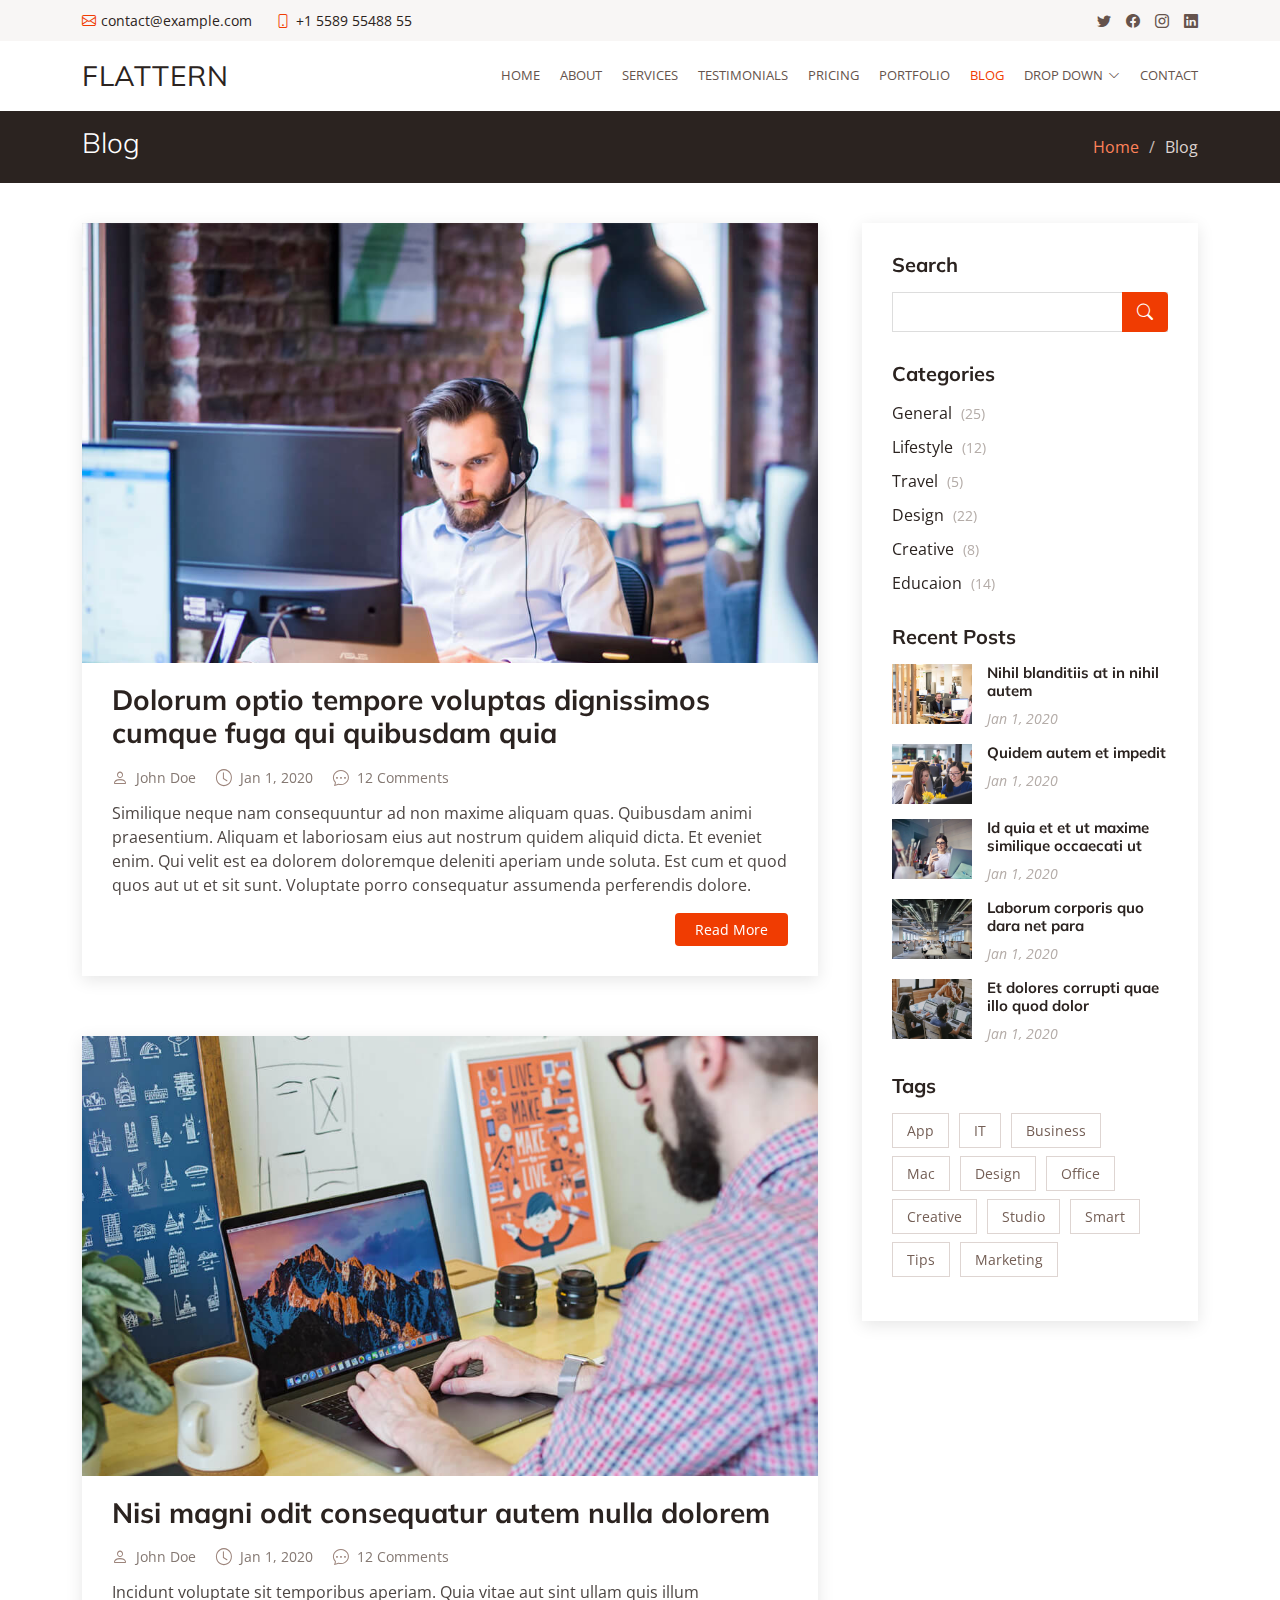
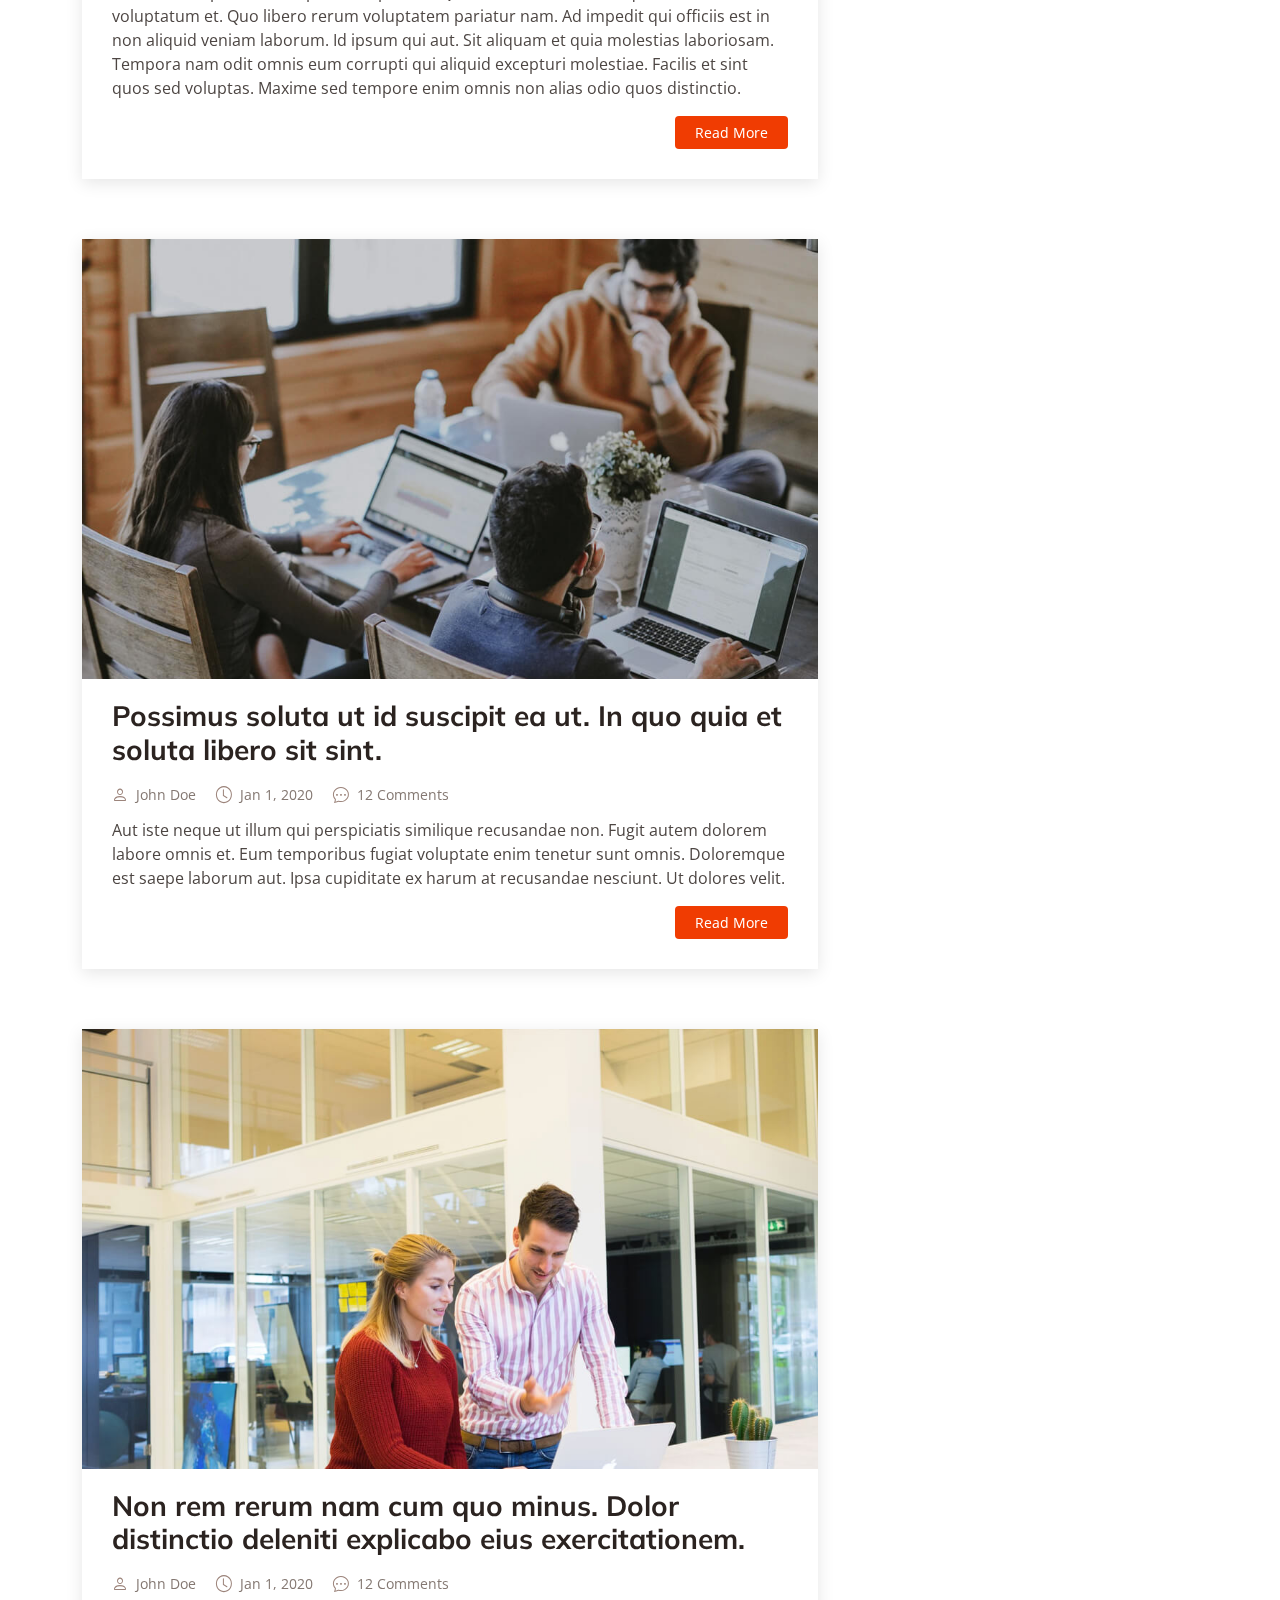
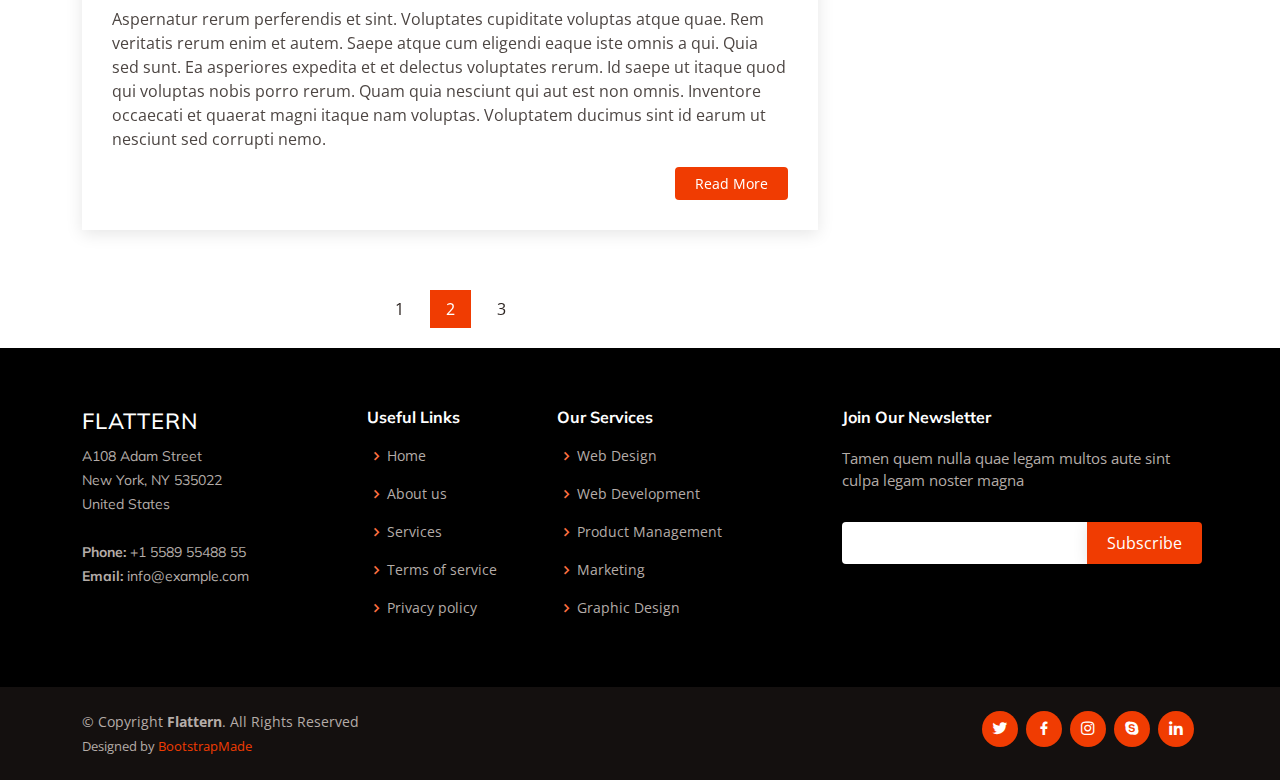
<file: Flattern/Flattern/blog.html>
<!DOCTYPE html>
<html lang="en">

<head>
  <meta charset="utf-8">
  <meta content="width=device-width, initial-scale=1.0" name="viewport">

  <title>Blog - Flattern Bootstrap Template</title>
  <meta content="" name="description">
  <meta content="" name="keywords">

  <!-- Favicons -->
  <link href="assets/img/favicon.png" rel="icon">
  <link href="assets/img/apple-touch-icon.png" rel="apple-touch-icon">

  <!-- Google Fonts -->
  <link href="https://fonts.googleapis.com/css?family=Open+Sans:300,300i,400,400i,600,600i,700,700i|Muli:300,300i,400,400i,500,500i,600,600i,700,700i|Poppins:300,300i,400,400i,500,500i,600,600i,700,700i" rel="stylesheet">

  <!-- Vendor CSS Files -->
  <link href="assets/vendor/animate.css/animate.min.css" rel="stylesheet">
  <link href="assets/vendor/aos/aos.css" rel="stylesheet">
  <link href="assets/vendor/bootstrap/css/bootstrap.min.css" rel="stylesheet">
  <link href="assets/vendor/bootstrap-icons/bootstrap-icons.css" rel="stylesheet">
  <link href="assets/vendor/boxicons/css/boxicons.min.css" rel="stylesheet">
  <link href="assets/vendor/glightbox/css/glightbox.min.css" rel="stylesheet">
  <link href="assets/vendor/swiper/swiper-bundle.min.css" rel="stylesheet">

  <!-- Template Main CSS File -->
  <link href="assets/css/style.css" rel="stylesheet">

  <!-- =======================================================
  * Template Name: Flattern - v4.6.0
  * Template URL: https://bootstrapmade.com/flattern-multipurpose-bootstrap-template/
  * Author: BootstrapMade.com
  * License: https://bootstrapmade.com/license/
  ======================================================== -->
</head>

<body>

  <!-- ======= Top Bar ======= -->
  <section id="topbar" class="d-flex align-items-center">
    <div class="container d-flex justify-content-center justify-content-md-between">
      <div class="contact-info d-flex align-items-center">
        <i class="bi bi-envelope d-flex align-items-center"><a href="mailto:contact@example.com">contact@example.com</a></i>
        <i class="bi bi-phone d-flex align-items-center ms-4"><span>+1 5589 55488 55</span></i>
      </div>
      <div class="social-links d-none d-md-flex align-items-center">
        <a href="#" class="twitter"><i class="bi bi-twitter"></i></a>
        <a href="#" class="facebook"><i class="bi bi-facebook"></i></a>
        <a href="#" class="instagram"><i class="bi bi-instagram"></i></a>
        <a href="#" class="linkedin"><i class="bi bi-linkedin"></i></i></a>
      </div>
    </div>
  </section>

  <!-- ======= Header ======= -->
  <header id="header" class="d-flex align-items-center">
    <div class="container d-flex justify-content-between">

      <div class="logo">
        <h1 class="text-light"><a href="index.html">Flattern</a></h1>
        <!-- Uncomment below if you prefer to use an image logo -->
        <!-- <a href="index.html"><img src="assets/img/logo.png" alt="" class="img-fluid"></a>-->
      </div>

      <nav id="navbar" class="navbar">
        <ul>
          <li><a href="index.html">Home</a></li>
          <li><a href="about.html">About</a></li>
          <li><a href="services.html">Services</a></li>
          <li><a href="testimonials.html">Testimonials</a></li>
          <li><a href="pricing.html">Pricing</a></li>
          <li><a href="portfolio.html">Portfolio</a></li>
          <li><a class="active" href="blog.html">Blog</a></li>
          <li class="dropdown"><a href="#"><span>Drop Down</span> <i class="bi bi-chevron-down"></i></a>
            <ul>
              <li><a href="#">Drop Down 1</a></li>
              <li class="dropdown"><a href="#"><span>Deep Drop Down</span> <i class="bi bi-chevron-right"></i></a>
                <ul>
                  <li><a href="#">Deep Drop Down 1</a></li>
                  <li><a href="#">Deep Drop Down 2</a></li>
                  <li><a href="#">Deep Drop Down 3</a></li>
                  <li><a href="#">Deep Drop Down 4</a></li>
                  <li><a href="#">Deep Drop Down 5</a></li>
                </ul>
              </li>
              <li><a href="#">Drop Down 2</a></li>
              <li><a href="#">Drop Down 3</a></li>
              <li><a href="#">Drop Down 4</a></li>
            </ul>
          </li>
          <li><a href="contact.html">Contact</a></li>
        </ul>
        <i class="bi bi-list mobile-nav-toggle"></i>
      </nav><!-- .navbar -->

    </div>
  </header><!-- End Header -->

  <main id="main">

    <!-- ======= Breadcrumbs ======= -->
    <section id="breadcrumbs" class="breadcrumbs">
      <div class="container">

        <div class="d-flex justify-content-between align-items-center">
          <h2>Blog</h2>
          <ol>
            <li><a href="index.html">Home</a></li>
            <li>Blog</li>
          </ol>
        </div>

      </div>
    </section><!-- End Breadcrumbs -->

    <!-- ======= Blog Section ======= -->
    <section id="blog" class="blog">
      <div class="container" data-aos="fade-up">

        <div class="row">

          <div class="col-lg-8 entries">

            <article class="entry">

              <div class="entry-img">
                <img src="assets/img/blog/blog-1.jpg" alt="" class="img-fluid">
              </div>

              <h2 class="entry-title">
                <a href="blog-single.html">Dolorum optio tempore voluptas dignissimos cumque fuga qui quibusdam quia</a>
              </h2>

              <div class="entry-meta">
                <ul>
                  <li class="d-flex align-items-center"><i class="bi bi-person"></i> <a href="blog-single.html">John Doe</a></li>
                  <li class="d-flex align-items-center"><i class="bi bi-clock"></i> <a href="blog-single.html"><time datetime="2020-01-01">Jan 1, 2020</time></a></li>
                  <li class="d-flex align-items-center"><i class="bi bi-chat-dots"></i> <a href="blog-single.html">12 Comments</a></li>
                </ul>
              </div>

              <div class="entry-content">
                <p>
                  Similique neque nam consequuntur ad non maxime aliquam quas. Quibusdam animi praesentium. Aliquam et laboriosam eius aut nostrum quidem aliquid dicta.
                  Et eveniet enim. Qui velit est ea dolorem doloremque deleniti aperiam unde soluta. Est cum et quod quos aut ut et sit sunt. Voluptate porro consequatur assumenda perferendis dolore.
                </p>
                <div class="read-more">
                  <a href="blog-single.html">Read More</a>
                </div>
              </div>

            </article><!-- End blog entry -->

            <article class="entry">

              <div class="entry-img">
                <img src="assets/img/blog/blog-2.jpg" alt="" class="img-fluid">
              </div>

              <h2 class="entry-title">
                <a href="blog-single.html">Nisi magni odit consequatur autem nulla dolorem</a>
              </h2>

              <div class="entry-meta">
                <ul>
                  <li class="d-flex align-items-center"><i class="bi bi-person"></i> <a href="blog-single.html">John Doe</a></li>
                  <li class="d-flex align-items-center"><i class="bi bi-clock"></i> <a href="blog-single.html"><time datetime="2020-01-01">Jan 1, 2020</time></a></li>
                  <li class="d-flex align-items-center"><i class="bi bi-chat-dots"></i> <a href="blog-single.html">12 Comments</a></li>
                </ul>
              </div>

              <div class="entry-content">
                <p>
                  Incidunt voluptate sit temporibus aperiam. Quia vitae aut sint ullam quis illum voluptatum et. Quo libero rerum voluptatem pariatur nam.
                  Ad impedit qui officiis est in non aliquid veniam laborum. Id ipsum qui aut. Sit aliquam et quia molestias laboriosam. Tempora nam odit omnis eum corrupti qui aliquid excepturi molestiae. Facilis et sint quos sed voluptas. Maxime sed tempore enim omnis non alias odio quos distinctio.
                </p>
                <div class="read-more">
                  <a href="blog-single.html">Read More</a>
                </div>
              </div>

            </article><!-- End blog entry -->

            <article class="entry">

              <div class="entry-img">
                <img src="assets/img/blog/blog-3.jpg" alt="" class="img-fluid">
              </div>

              <h2 class="entry-title">
                <a href="blog-single.html">Possimus soluta ut id suscipit ea ut. In quo quia et soluta libero sit sint.</a>
              </h2>

              <div class="entry-meta">
                <ul>
                  <li class="d-flex align-items-center"><i class="bi bi-person"></i> <a href="blog-single.html">John Doe</a></li>
                  <li class="d-flex align-items-center"><i class="bi bi-clock"></i> <a href="blog-single.html"><time datetime="2020-01-01">Jan 1, 2020</time></a></li>
                  <li class="d-flex align-items-center"><i class="bi bi-chat-dots"></i> <a href="blog-single.html">12 Comments</a></li>
                </ul>
              </div>

              <div class="entry-content">
                <p>
                  Aut iste neque ut illum qui perspiciatis similique recusandae non. Fugit autem dolorem labore omnis et. Eum temporibus fugiat voluptate enim tenetur sunt omnis.
                  Doloremque est saepe laborum aut. Ipsa cupiditate ex harum at recusandae nesciunt. Ut dolores velit.
                </p>
                <div class="read-more">
                  <a href="blog-single.html">Read More</a>
                </div>
              </div>

            </article><!-- End blog entry -->

            <article class="entry">

              <div class="entry-img">
                <img src="assets/img/blog/blog-4.jpg" alt="" class="img-fluid">
              </div>

              <h2 class="entry-title">
                <a href="blog-single.html">Non rem rerum nam cum quo minus. Dolor distinctio deleniti explicabo eius exercitationem.</a>
              </h2>

              <div class="entry-meta">
                <ul>
                  <li class="d-flex align-items-center"><i class="bi bi-person"></i> <a href="blog-single.html">John Doe</a></li>
                  <li class="d-flex align-items-center"><i class="bi bi-clock"></i> <a href="blog-single.html"><time datetime="2020-01-01">Jan 1, 2020</time></a></li>
                  <li class="d-flex align-items-center"><i class="bi bi-chat-dots"></i> <a href="blog-single.html">12 Comments</a></li>
                </ul>
              </div>

              <div class="entry-content">
                <p>
                  Aspernatur rerum perferendis et sint. Voluptates cupiditate voluptas atque quae. Rem veritatis rerum enim et autem. Saepe atque cum eligendi eaque iste omnis a qui.
                  Quia sed sunt. Ea asperiores expedita et et delectus voluptates rerum. Id saepe ut itaque quod qui voluptas nobis porro rerum. Quam quia nesciunt qui aut est non omnis. Inventore occaecati et quaerat magni itaque nam voluptas. Voluptatem ducimus sint id earum ut nesciunt sed corrupti nemo.
                </p>
                <div class="read-more">
                  <a href="blog-single.html">Read More</a>
                </div>
              </div>

            </article><!-- End blog entry -->

            <div class="blog-pagination">
              <ul class="justify-content-center">
                <li><a href="#">1</a></li>
                <li class="active"><a href="#">2</a></li>
                <li><a href="#">3</a></li>
              </ul>
            </div>

          </div><!-- End blog entries list -->

          <div class="col-lg-4">

            <div class="sidebar">

              <h3 class="sidebar-title">Search</h3>
              <div class="sidebar-item search-form">
                <form action="">
                  <input type="text">
                  <button type="submit"><i class="bi bi-search"></i></button>
                </form>
              </div><!-- End sidebar search formn-->

              <h3 class="sidebar-title">Categories</h3>
              <div class="sidebar-item categories">
                <ul>
                  <li><a href="#">General <span>(25)</span></a></li>
                  <li><a href="#">Lifestyle <span>(12)</span></a></li>
                  <li><a href="#">Travel <span>(5)</span></a></li>
                  <li><a href="#">Design <span>(22)</span></a></li>
                  <li><a href="#">Creative <span>(8)</span></a></li>
                  <li><a href="#">Educaion <span>(14)</span></a></li>
                </ul>
              </div><!-- End sidebar categories-->

              <h3 class="sidebar-title">Recent Posts</h3>
              <div class="sidebar-item recent-posts">
                <div class="post-item clearfix">
                  <img src="assets/img/blog/blog-recent-1.jpg" alt="">
                  <h4><a href="blog-single.html">Nihil blanditiis at in nihil autem</a></h4>
                  <time datetime="2020-01-01">Jan 1, 2020</time>
                </div>

                <div class="post-item clearfix">
                  <img src="assets/img/blog/blog-recent-2.jpg" alt="">
                  <h4><a href="blog-single.html">Quidem autem et impedit</a></h4>
                  <time datetime="2020-01-01">Jan 1, 2020</time>
                </div>

                <div class="post-item clearfix">
                  <img src="assets/img/blog/blog-recent-3.jpg" alt="">
                  <h4><a href="blog-single.html">Id quia et et ut maxime similique occaecati ut</a></h4>
                  <time datetime="2020-01-01">Jan 1, 2020</time>
                </div>

                <div class="post-item clearfix">
                  <img src="assets/img/blog/blog-recent-4.jpg" alt="">
                  <h4><a href="blog-single.html">Laborum corporis quo dara net para</a></h4>
                  <time datetime="2020-01-01">Jan 1, 2020</time>
                </div>

                <div class="post-item clearfix">
                  <img src="assets/img/blog/blog-recent-5.jpg" alt="">
                  <h4><a href="blog-single.html">Et dolores corrupti quae illo quod dolor</a></h4>
                  <time datetime="2020-01-01">Jan 1, 2020</time>
                </div>

              </div><!-- End sidebar recent posts-->

              <h3 class="sidebar-title">Tags</h3>
              <div class="sidebar-item tags">
                <ul>
                  <li><a href="#">App</a></li>
                  <li><a href="#">IT</a></li>
                  <li><a href="#">Business</a></li>
                  <li><a href="#">Mac</a></li>
                  <li><a href="#">Design</a></li>
                  <li><a href="#">Office</a></li>
                  <li><a href="#">Creative</a></li>
                  <li><a href="#">Studio</a></li>
                  <li><a href="#">Smart</a></li>
                  <li><a href="#">Tips</a></li>
                  <li><a href="#">Marketing</a></li>
                </ul>
              </div><!-- End sidebar tags-->

            </div><!-- End sidebar -->

          </div><!-- End blog sidebar -->

        </div>

      </div>
    </section><!-- End Blog Section -->

  </main><!-- End #main -->

  <!-- ======= Footer ======= -->
  <footer id="footer">

    <div class="footer-top">
      <div class="container">
        <div class="row">

          <div class="col-lg-3 col-md-6 footer-contact">
            <h3>Flattern</h3>
            <p>
              A108 Adam Street <br>
              New York, NY 535022<br>
              United States <br><br>
              <strong>Phone:</strong> +1 5589 55488 55<br>
              <strong>Email:</strong> info@example.com<br>
            </p>
          </div>

          <div class="col-lg-2 col-md-6 footer-links">
            <h4>Useful Links</h4>
            <ul>
              <li><i class="bx bx-chevron-right"></i> <a href="#">Home</a></li>
              <li><i class="bx bx-chevron-right"></i> <a href="#">About us</a></li>
              <li><i class="bx bx-chevron-right"></i> <a href="#">Services</a></li>
              <li><i class="bx bx-chevron-right"></i> <a href="#">Terms of service</a></li>
              <li><i class="bx bx-chevron-right"></i> <a href="#">Privacy policy</a></li>
            </ul>
          </div>

          <div class="col-lg-3 col-md-6 footer-links">
            <h4>Our Services</h4>
            <ul>
              <li><i class="bx bx-chevron-right"></i> <a href="#">Web Design</a></li>
              <li><i class="bx bx-chevron-right"></i> <a href="#">Web Development</a></li>
              <li><i class="bx bx-chevron-right"></i> <a href="#">Product Management</a></li>
              <li><i class="bx bx-chevron-right"></i> <a href="#">Marketing</a></li>
              <li><i class="bx bx-chevron-right"></i> <a href="#">Graphic Design</a></li>
            </ul>
          </div>

          <div class="col-lg-4 col-md-6 footer-newsletter">
            <h4>Join Our Newsletter</h4>
            <p>Tamen quem nulla quae legam multos aute sint culpa legam noster magna</p>
            <form action="" method="post">
              <input type="email" name="email"><input type="submit" value="Subscribe">
            </form>
          </div>

        </div>
      </div>
    </div>

    <div class="container d-md-flex py-4">

      <div class="me-md-auto text-center text-md-start">
        <div class="copyright">
          &copy; Copyright <strong><span>Flattern</span></strong>. All Rights Reserved
        </div>
        <div class="credits">
          <!-- All the links in the footer should remain intact. -->
          <!-- You can delete the links only if you purchased the pro version. -->
          <!-- Licensing information: https://bootstrapmade.com/license/ -->
          <!-- Purchase the pro version with working PHP/AJAX contact form: https://bootstrapmade.com/flattern-multipurpose-bootstrap-template/ -->
          Designed by <a href="https://bootstrapmade.com/">BootstrapMade</a>
        </div>
      </div>
      <div class="social-links text-center text-md-right pt-3 pt-md-0">
        <a href="#" class="twitter"><i class="bx bxl-twitter"></i></a>
        <a href="#" class="facebook"><i class="bx bxl-facebook"></i></a>
        <a href="#" class="instagram"><i class="bx bxl-instagram"></i></a>
        <a href="#" class="google-plus"><i class="bx bxl-skype"></i></a>
        <a href="#" class="linkedin"><i class="bx bxl-linkedin"></i></a>
      </div>
    </div>
  </footer><!-- End Footer -->

  <a href="#" class="back-to-top d-flex align-items-center justify-content-center"><i class="bi bi-arrow-up-short"></i></a>

  <!-- Vendor JS Files -->
  <script src="assets/vendor/aos/aos.js"></script>
  <script src="assets/vendor/bootstrap/js/bootstrap.bundle.min.js"></script>
  <script src="assets/vendor/glightbox/js/glightbox.min.js"></script>
  <script src="assets/vendor/isotope-layout/isotope.pkgd.min.js"></script>
  <script src="assets/vendor/php-email-form/validate.js"></script>
  <script src="assets/vendor/swiper/swiper-bundle.min.js"></script>
  <script src="assets/vendor/waypoints/noframework.waypoints.js"></script>

  <!-- Template Main JS File -->
  <script src="assets/js/main.js"></script>

</body>

</html>
</file>
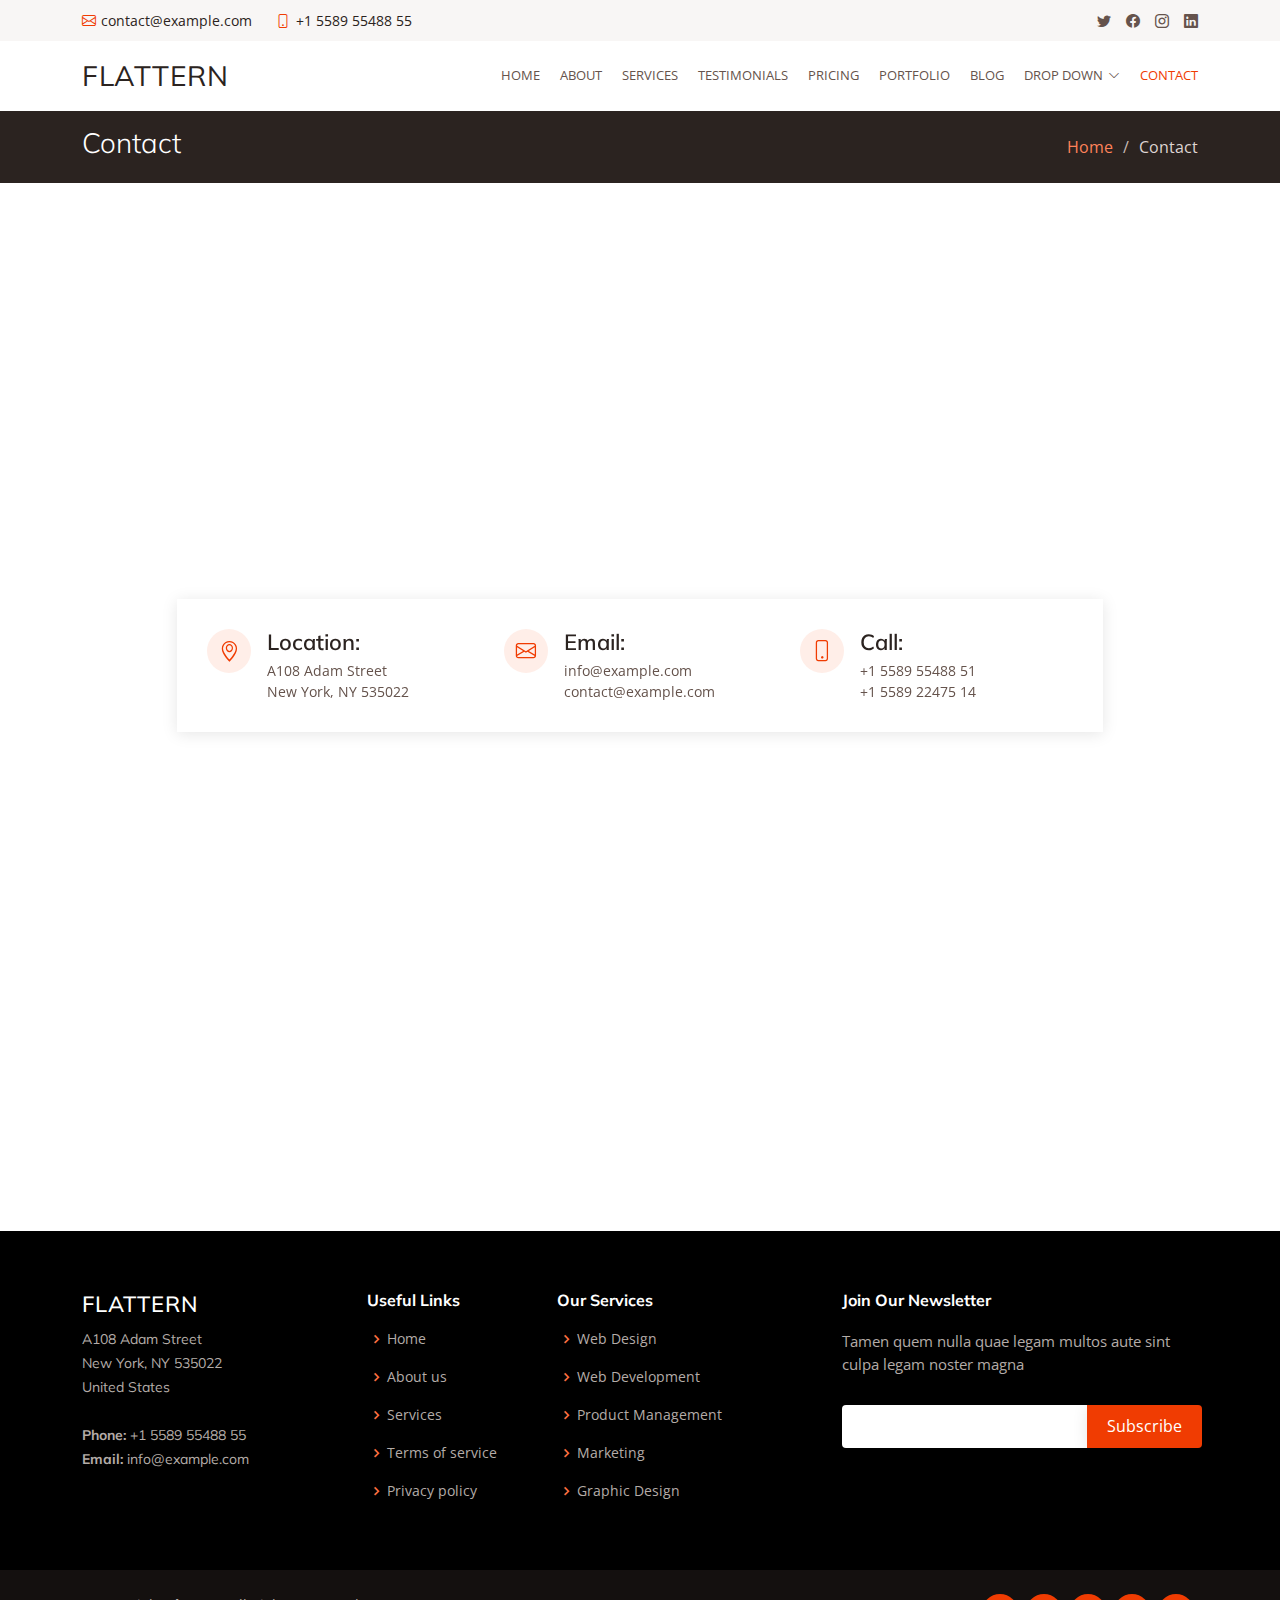
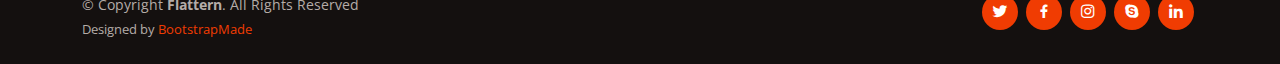
<file: Flattern/Flattern/contact.html>
<!DOCTYPE html>
<html lang="en">

<head>
  <meta charset="utf-8">
  <meta content="width=device-width, initial-scale=1.0" name="viewport">

  <title>Contact - Flattern Bootstrap Template</title>
  <meta content="" name="description">
  <meta content="" name="keywords">

  <!-- Favicons -->
  <link href="assets/img/favicon.png" rel="icon">
  <link href="assets/img/apple-touch-icon.png" rel="apple-touch-icon">

  <!-- Google Fonts -->
  <link href="https://fonts.googleapis.com/css?family=Open+Sans:300,300i,400,400i,600,600i,700,700i|Muli:300,300i,400,400i,500,500i,600,600i,700,700i|Poppins:300,300i,400,400i,500,500i,600,600i,700,700i" rel="stylesheet">

  <!-- Vendor CSS Files -->
  <link href="assets/vendor/animate.css/animate.min.css" rel="stylesheet">
  <link href="assets/vendor/aos/aos.css" rel="stylesheet">
  <link href="assets/vendor/bootstrap/css/bootstrap.min.css" rel="stylesheet">
  <link href="assets/vendor/bootstrap-icons/bootstrap-icons.css" rel="stylesheet">
  <link href="assets/vendor/boxicons/css/boxicons.min.css" rel="stylesheet">
  <link href="assets/vendor/glightbox/css/glightbox.min.css" rel="stylesheet">
  <link href="assets/vendor/swiper/swiper-bundle.min.css" rel="stylesheet">

  <!-- Template Main CSS File -->
  <link href="assets/css/style.css" rel="stylesheet">

  <!-- =======================================================
  * Template Name: Flattern - v4.6.0
  * Template URL: https://bootstrapmade.com/flattern-multipurpose-bootstrap-template/
  * Author: BootstrapMade.com
  * License: https://bootstrapmade.com/license/
  ======================================================== -->
</head>

<body>

  <!-- ======= Top Bar ======= -->
  <section id="topbar" class="d-flex align-items-center">
    <div class="container d-flex justify-content-center justify-content-md-between">
      <div class="contact-info d-flex align-items-center">
        <i class="bi bi-envelope d-flex align-items-center"><a href="mailto:contact@example.com">contact@example.com</a></i>
        <i class="bi bi-phone d-flex align-items-center ms-4"><span>+1 5589 55488 55</span></i>
      </div>
      <div class="social-links d-none d-md-flex align-items-center">
        <a href="#" class="twitter"><i class="bi bi-twitter"></i></a>
        <a href="#" class="facebook"><i class="bi bi-facebook"></i></a>
        <a href="#" class="instagram"><i class="bi bi-instagram"></i></a>
        <a href="#" class="linkedin"><i class="bi bi-linkedin"></i></i></a>
      </div>
    </div>
  </section>

  <!-- ======= Header ======= -->
  <header id="header" class="d-flex align-items-center">
    <div class="container d-flex justify-content-between">

      <div class="logo">
        <h1 class="text-light"><a href="index.html">Flattern</a></h1>
        <!-- Uncomment below if you prefer to use an image logo -->
        <!-- <a href="index.html"><img src="assets/img/logo.png" alt="" class="img-fluid"></a>-->
      </div>

      <nav id="navbar" class="navbar">
        <ul>
          <li><a href="index.html">Home</a></li>
          <li><a href="about.html">About</a></li>
          <li><a href="services.html">Services</a></li>
          <li><a href="testimonials.html">Testimonials</a></li>
          <li><a href="pricing.html">Pricing</a></li>
          <li><a href="portfolio.html">Portfolio</a></li>
          <li><a href="blog.html">Blog</a></li>
          <li class="dropdown"><a href="#"><span>Drop Down</span> <i class="bi bi-chevron-down"></i></a>
            <ul>
              <li><a href="#">Drop Down 1</a></li>
              <li class="dropdown"><a href="#"><span>Deep Drop Down</span> <i class="bi bi-chevron-right"></i></a>
                <ul>
                  <li><a href="#">Deep Drop Down 1</a></li>
                  <li><a href="#">Deep Drop Down 2</a></li>
                  <li><a href="#">Deep Drop Down 3</a></li>
                  <li><a href="#">Deep Drop Down 4</a></li>
                  <li><a href="#">Deep Drop Down 5</a></li>
                </ul>
              </li>
              <li><a href="#">Drop Down 2</a></li>
              <li><a href="#">Drop Down 3</a></li>
              <li><a href="#">Drop Down 4</a></li>
            </ul>
          </li>
          <li><a class="active" href="contact.html">Contact</a></li>
        </ul>
        <i class="bi bi-list mobile-nav-toggle"></i>
      </nav><!-- .navbar -->

    </div>
  </header><!-- End Header -->

  <main id="main">

    <!-- ======= Breadcrumbs ======= -->
    <section id="breadcrumbs" class="breadcrumbs">
      <div class="container">

        <div class="d-flex justify-content-between align-items-center">
          <h2>Contact</h2>
          <ol>
            <li><a href="index.html">Home</a></li>
            <li>Contact</li>
          </ol>
        </div>

      </div>
    </section><!-- End Breadcrumbs -->

    <!-- ======= Contact Section ======= -->
    <div class="map-section">
      <iframe style="border:0; width: 100%; height: 350px;" src="https://www.google.com/maps/embed?pb=!1m14!1m8!1m3!1d12097.433213460943!2d-74.0062269!3d40.7101282!3m2!1i1024!2i768!4f13.1!3m3!1m2!1s0x0%3A0xb89d1fe6bc499443!2sDowntown+Conference+Center!5e0!3m2!1smk!2sbg!4v1539943755621" frameborder="0" allowfullscreen></iframe>
    </div>

    <section id="contact" class="contact">
      <div class="container">

        <div class="row justify-content-center" data-aos="fade-up">

          <div class="col-lg-10">

            <div class="info-wrap">
              <div class="row">
                <div class="col-lg-4 info">
                  <i class="bi bi-geo-alt"></i>
                  <h4>Location:</h4>
                  <p>A108 Adam Street<br>New York, NY 535022</p>
                </div>

                <div class="col-lg-4 info mt-4 mt-lg-0">
                  <i class="bi bi-envelope"></i>
                  <h4>Email:</h4>
                  <p>info@example.com<br>contact@example.com</p>
                </div>

                <div class="col-lg-4 info mt-4 mt-lg-0">
                  <i class="bi bi-phone"></i>
                  <h4>Call:</h4>
                  <p>+1 5589 55488 51<br>+1 5589 22475 14</p>
                </div>
              </div>
            </div>

          </div>

        </div>

        <div class="row mt-5 justify-content-center" data-aos="fade-up">
          <div class="col-lg-10">
            <form action="forms/contact.php" method="post" role="form" class="php-email-form">
              <div class="row">
                <div class="col-md-6 form-group">
                  <input type="text" name="name" class="form-control" id="name" placeholder="Your Name" required>
                </div>
                <div class="col-md-6 form-group mt-3 mt-md-0">
                  <input type="email" class="form-control" name="email" id="email" placeholder="Your Email" required>
                </div>
              </div>
              <div class="form-group mt-3">
                <input type="text" class="form-control" name="subject" id="subject" placeholder="Subject" required>
              </div>
              <div class="form-group mt-3">
                <textarea class="form-control" name="message" rows="5" placeholder="Message" required></textarea>
              </div>
              <div class="my-3">
                <div class="loading">Loading</div>
                <div class="error-message"></div>
                <div class="sent-message">Your message has been sent. Thank you!</div>
              </div>
              <div class="text-center"><button type="submit">Send Message</button></div>
            </form>
          </div>

        </div>

      </div>
    </section><!-- End Contact Section -->

  </main><!-- End #main -->

  <!-- ======= Footer ======= -->
  <footer id="footer">

    <div class="footer-top">
      <div class="container">
        <div class="row">

          <div class="col-lg-3 col-md-6 footer-contact">
            <h3>Flattern</h3>
            <p>
              A108 Adam Street <br>
              New York, NY 535022<br>
              United States <br><br>
              <strong>Phone:</strong> +1 5589 55488 55<br>
              <strong>Email:</strong> info@example.com<br>
            </p>
          </div>

          <div class="col-lg-2 col-md-6 footer-links">
            <h4>Useful Links</h4>
            <ul>
              <li><i class="bx bx-chevron-right"></i> <a href="#">Home</a></li>
              <li><i class="bx bx-chevron-right"></i> <a href="#">About us</a></li>
              <li><i class="bx bx-chevron-right"></i> <a href="#">Services</a></li>
              <li><i class="bx bx-chevron-right"></i> <a href="#">Terms of service</a></li>
              <li><i class="bx bx-chevron-right"></i> <a href="#">Privacy policy</a></li>
            </ul>
          </div>

          <div class="col-lg-3 col-md-6 footer-links">
            <h4>Our Services</h4>
            <ul>
              <li><i class="bx bx-chevron-right"></i> <a href="#">Web Design</a></li>
              <li><i class="bx bx-chevron-right"></i> <a href="#">Web Development</a></li>
              <li><i class="bx bx-chevron-right"></i> <a href="#">Product Management</a></li>
              <li><i class="bx bx-chevron-right"></i> <a href="#">Marketing</a></li>
              <li><i class="bx bx-chevron-right"></i> <a href="#">Graphic Design</a></li>
            </ul>
          </div>

          <div class="col-lg-4 col-md-6 footer-newsletter">
            <h4>Join Our Newsletter</h4>
            <p>Tamen quem nulla quae legam multos aute sint culpa legam noster magna</p>
            <form action="" method="post">
              <input type="email" name="email"><input type="submit" value="Subscribe">
            </form>
          </div>

        </div>
      </div>
    </div>

    <div class="container d-md-flex py-4">

      <div class="me-md-auto text-center text-md-start">
        <div class="copyright">
          &copy; Copyright <strong><span>Flattern</span></strong>. All Rights Reserved
        </div>
        <div class="credits">
          <!-- All the links in the footer should remain intact. -->
          <!-- You can delete the links only if you purchased the pro version. -->
          <!-- Licensing information: https://bootstrapmade.com/license/ -->
          <!-- Purchase the pro version with working PHP/AJAX contact form: https://bootstrapmade.com/flattern-multipurpose-bootstrap-template/ -->
          Designed by <a href="https://bootstrapmade.com/">BootstrapMade</a>
        </div>
      </div>
      <div class="social-links text-center text-md-right pt-3 pt-md-0">
        <a href="#" class="twitter"><i class="bx bxl-twitter"></i></a>
        <a href="#" class="facebook"><i class="bx bxl-facebook"></i></a>
        <a href="#" class="instagram"><i class="bx bxl-instagram"></i></a>
        <a href="#" class="google-plus"><i class="bx bxl-skype"></i></a>
        <a href="#" class="linkedin"><i class="bx bxl-linkedin"></i></a>
      </div>
    </div>
  </footer><!-- End Footer -->

  <a href="#" class="back-to-top d-flex align-items-center justify-content-center"><i class="bi bi-arrow-up-short"></i></a>

  <!-- Vendor JS Files -->
  <script src="assets/vendor/aos/aos.js"></script>
  <script src="assets/vendor/bootstrap/js/bootstrap.bundle.min.js"></script>
  <script src="assets/vendor/glightbox/js/glightbox.min.js"></script>
  <script src="assets/vendor/isotope-layout/isotope.pkgd.min.js"></script>
  <script src="assets/vendor/php-email-form/validate.js"></script>
  <script src="assets/vendor/swiper/swiper-bundle.min.js"></script>
  <script src="assets/vendor/waypoints/noframework.waypoints.js"></script>

  <!-- Template Main JS File -->
  <script src="assets/js/main.js"></script>

</body>

</html>
</file>
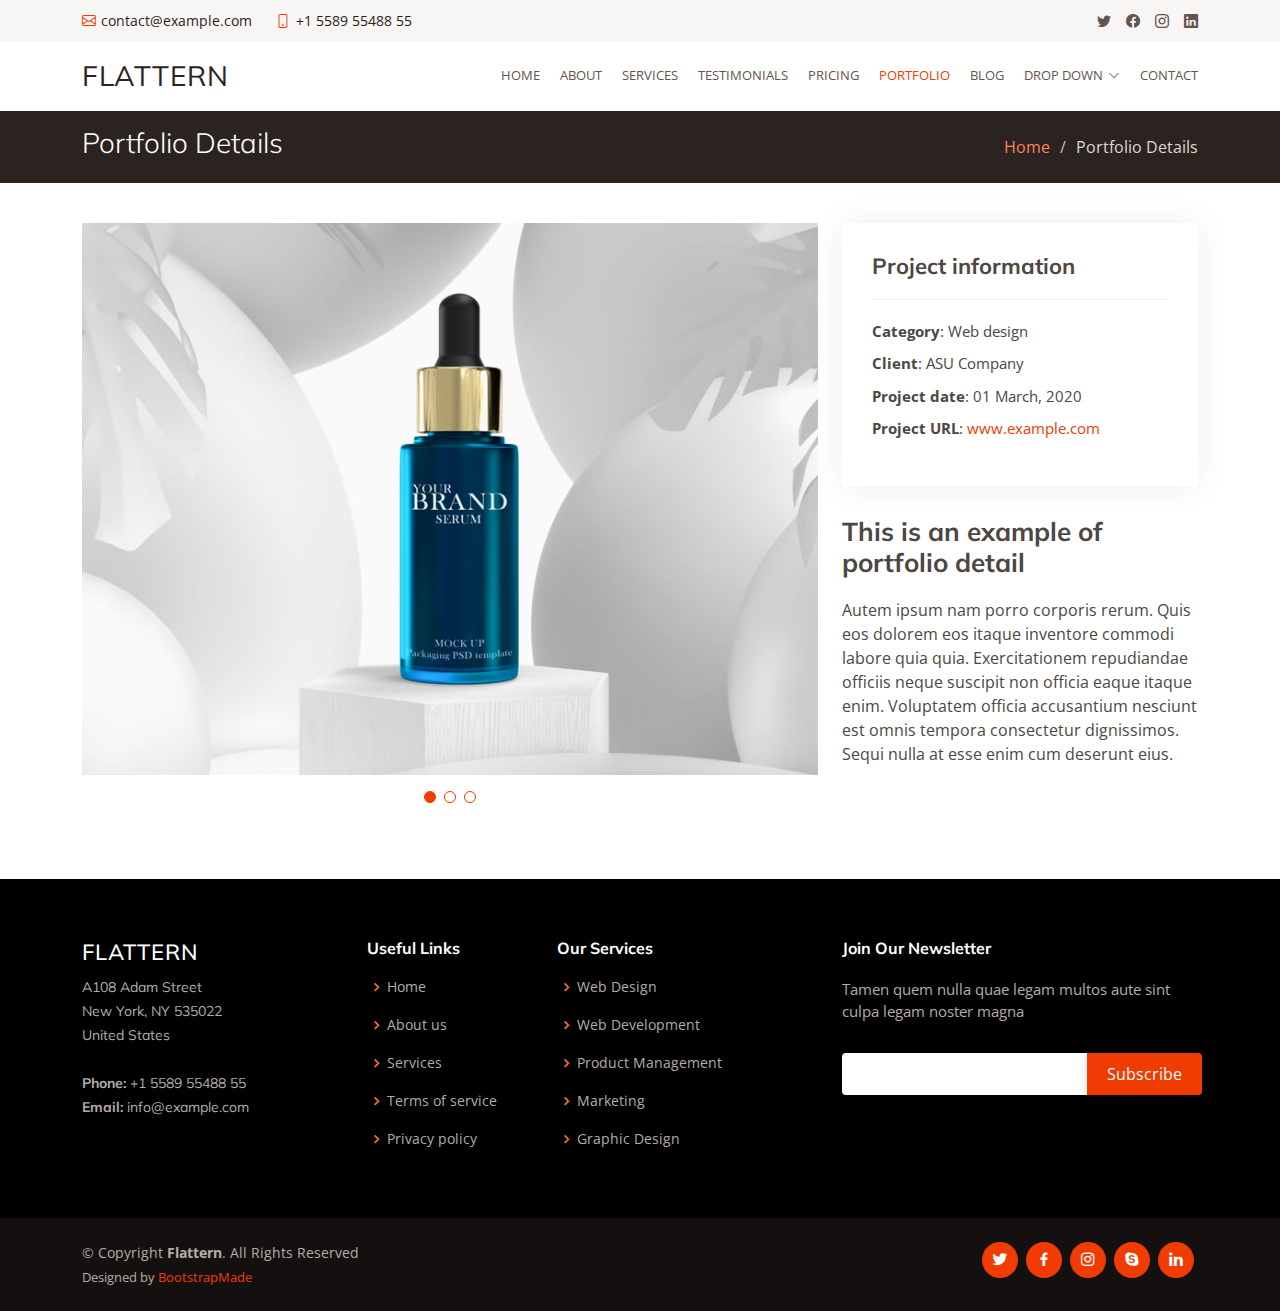
<file: Flattern/Flattern/portfolio-details.html>
<!DOCTYPE html>
<html lang="en">

<head>
  <meta charset="utf-8">
  <meta content="width=device-width, initial-scale=1.0" name="viewport">

  <title>Portfolio Details - Flattern Bootstrap Template</title>
  <meta content="" name="description">
  <meta content="" name="keywords">

  <!-- Favicons -->
  <link href="assets/img/favicon.png" rel="icon">
  <link href="assets/img/apple-touch-icon.png" rel="apple-touch-icon">

  <!-- Google Fonts -->
  <link href="https://fonts.googleapis.com/css?family=Open+Sans:300,300i,400,400i,600,600i,700,700i|Muli:300,300i,400,400i,500,500i,600,600i,700,700i|Poppins:300,300i,400,400i,500,500i,600,600i,700,700i" rel="stylesheet">

  <!-- Vendor CSS Files -->
  <link href="assets/vendor/animate.css/animate.min.css" rel="stylesheet">
  <link href="assets/vendor/aos/aos.css" rel="stylesheet">
  <link href="assets/vendor/bootstrap/css/bootstrap.min.css" rel="stylesheet">
  <link href="assets/vendor/bootstrap-icons/bootstrap-icons.css" rel="stylesheet">
  <link href="assets/vendor/boxicons/css/boxicons.min.css" rel="stylesheet">
  <link href="assets/vendor/glightbox/css/glightbox.min.css" rel="stylesheet">
  <link href="assets/vendor/swiper/swiper-bundle.min.css" rel="stylesheet">

  <!-- Template Main CSS File -->
  <link href="assets/css/style.css" rel="stylesheet">

  <!-- =======================================================
  * Template Name: Flattern - v4.6.0
  * Template URL: https://bootstrapmade.com/flattern-multipurpose-bootstrap-template/
  * Author: BootstrapMade.com
  * License: https://bootstrapmade.com/license/
  ======================================================== -->
</head>

<body>

  <!-- ======= Top Bar ======= -->
  <section id="topbar" class="d-flex align-items-center">
    <div class="container d-flex justify-content-center justify-content-md-between">
      <div class="contact-info d-flex align-items-center">
        <i class="bi bi-envelope d-flex align-items-center"><a href="mailto:contact@example.com">contact@example.com</a></i>
        <i class="bi bi-phone d-flex align-items-center ms-4"><span>+1 5589 55488 55</span></i>
      </div>
      <div class="social-links d-none d-md-flex align-items-center">
        <a href="#" class="twitter"><i class="bi bi-twitter"></i></a>
        <a href="#" class="facebook"><i class="bi bi-facebook"></i></a>
        <a href="#" class="instagram"><i class="bi bi-instagram"></i></a>
        <a href="#" class="linkedin"><i class="bi bi-linkedin"></i></i></a>
      </div>
    </div>
  </section>

  <!-- ======= Header ======= -->
  <header id="header" class="d-flex align-items-center">
    <div class="container d-flex justify-content-between">

      <div class="logo">
        <h1 class="text-light"><a href="index.html">Flattern</a></h1>
        <!-- Uncomment below if you prefer to use an image logo -->
        <!-- <a href="index.html"><img src="assets/img/logo.png" alt="" class="img-fluid"></a>-->
      </div>

      <nav id="navbar" class="navbar">
        <ul>
          <li><a href="index.html">Home</a></li>
          <li><a href="about.html">About</a></li>
          <li><a href="services.html">Services</a></li>
          <li><a href="testimonials.html">Testimonials</a></li>
          <li><a href="pricing.html">Pricing</a></li>
          <li><a class="active" href="portfolio.html">Portfolio</a></li>
          <li><a href="blog.html">Blog</a></li>
          <li class="dropdown"><a href="#"><span>Drop Down</span> <i class="bi bi-chevron-down"></i></a>
            <ul>
              <li><a href="#">Drop Down 1</a></li>
              <li class="dropdown"><a href="#"><span>Deep Drop Down</span> <i class="bi bi-chevron-right"></i></a>
                <ul>
                  <li><a href="#">Deep Drop Down 1</a></li>
                  <li><a href="#">Deep Drop Down 2</a></li>
                  <li><a href="#">Deep Drop Down 3</a></li>
                  <li><a href="#">Deep Drop Down 4</a></li>
                  <li><a href="#">Deep Drop Down 5</a></li>
                </ul>
              </li>
              <li><a href="#">Drop Down 2</a></li>
              <li><a href="#">Drop Down 3</a></li>
              <li><a href="#">Drop Down 4</a></li>
            </ul>
          </li>
          <li><a href="contact.html">Contact</a></li>
        </ul>
        <i class="bi bi-list mobile-nav-toggle"></i>
      </nav><!-- .navbar -->

    </div>
  </header><!-- End Header -->

  <main id="main">

    <!-- ======= Breadcrumbs ======= -->
    <section id="breadcrumbs" class="breadcrumbs">
      <div class="container">

        <div class="d-flex justify-content-between align-items-center">
          <h2>Portfolio Details</h2>
          <ol>
            <li><a href="index.html">Home</a></li>
            <li>Portfolio Details</li>
          </ol>
        </div>

      </div>
    </section><!-- End Breadcrumbs -->

    <!-- ======= Portfolio Details Section ======= -->
    <section id="portfolio-details" class="portfolio-details">
      <div class="container">

        <div class="row gy-4">

          <div class="col-lg-8">
            <div class="portfolio-details-slider swiper">
              <div class="swiper-wrapper align-items-center">

                <div class="swiper-slide">
                  <img src="assets/img/portfolio/portfolio-1.jpg" alt="">
                </div>

                <div class="swiper-slide">
                  <img src="assets/img/portfolio/portfolio-2.jpg" alt="">
                </div>

                <div class="swiper-slide">
                  <img src="assets/img/portfolio/portfolio-3.jpg" alt="">
                </div>

              </div>
              <div class="swiper-pagination"></div>
            </div>
          </div>

          <div class="col-lg-4">
            <div class="portfolio-info">
              <h3>Project information</h3>
              <ul>
                <li><strong>Category</strong>: Web design</li>
                <li><strong>Client</strong>: ASU Company</li>
                <li><strong>Project date</strong>: 01 March, 2020</li>
                <li><strong>Project URL</strong>: <a href="#">www.example.com</a></li>
              </ul>
            </div>
            <div class="portfolio-description">
              <h2>This is an example of portfolio detail</h2>
              <p>
                Autem ipsum nam porro corporis rerum. Quis eos dolorem eos itaque inventore commodi labore quia quia. Exercitationem repudiandae officiis neque suscipit non officia eaque itaque enim. Voluptatem officia accusantium nesciunt est omnis tempora consectetur dignissimos. Sequi nulla at esse enim cum deserunt eius.
              </p>
            </div>
          </div>

        </div>

      </div>
    </section><!-- End Portfolio Details Section -->

  </main><!-- End #main -->

  <!-- ======= Footer ======= -->
  <footer id="footer">

    <div class="footer-top">
      <div class="container">
        <div class="row">

          <div class="col-lg-3 col-md-6 footer-contact">
            <h3>Flattern</h3>
            <p>
              A108 Adam Street <br>
              New York, NY 535022<br>
              United States <br><br>
              <strong>Phone:</strong> +1 5589 55488 55<br>
              <strong>Email:</strong> info@example.com<br>
            </p>
          </div>

          <div class="col-lg-2 col-md-6 footer-links">
            <h4>Useful Links</h4>
            <ul>
              <li><i class="bx bx-chevron-right"></i> <a href="#">Home</a></li>
              <li><i class="bx bx-chevron-right"></i> <a href="#">About us</a></li>
              <li><i class="bx bx-chevron-right"></i> <a href="#">Services</a></li>
              <li><i class="bx bx-chevron-right"></i> <a href="#">Terms of service</a></li>
              <li><i class="bx bx-chevron-right"></i> <a href="#">Privacy policy</a></li>
            </ul>
          </div>

          <div class="col-lg-3 col-md-6 footer-links">
            <h4>Our Services</h4>
            <ul>
              <li><i class="bx bx-chevron-right"></i> <a href="#">Web Design</a></li>
              <li><i class="bx bx-chevron-right"></i> <a href="#">Web Development</a></li>
              <li><i class="bx bx-chevron-right"></i> <a href="#">Product Management</a></li>
              <li><i class="bx bx-chevron-right"></i> <a href="#">Marketing</a></li>
              <li><i class="bx bx-chevron-right"></i> <a href="#">Graphic Design</a></li>
            </ul>
          </div>

          <div class="col-lg-4 col-md-6 footer-newsletter">
            <h4>Join Our Newsletter</h4>
            <p>Tamen quem nulla quae legam multos aute sint culpa legam noster magna</p>
            <form action="" method="post">
              <input type="email" name="email"><input type="submit" value="Subscribe">
            </form>
          </div>

        </div>
      </div>
    </div>

    <div class="container d-md-flex py-4">

      <div class="me-md-auto text-center text-md-start">
        <div class="copyright">
          &copy; Copyright <strong><span>Flattern</span></strong>. All Rights Reserved
        </div>
        <div class="credits">
          <!-- All the links in the footer should remain intact. -->
          <!-- You can delete the links only if you purchased the pro version. -->
          <!-- Licensing information: https://bootstrapmade.com/license/ -->
          <!-- Purchase the pro version with working PHP/AJAX contact form: https://bootstrapmade.com/flattern-multipurpose-bootstrap-template/ -->
          Designed by <a href="https://bootstrapmade.com/">BootstrapMade</a>
        </div>
      </div>
      <div class="social-links text-center text-md-right pt-3 pt-md-0">
        <a href="#" class="twitter"><i class="bx bxl-twitter"></i></a>
        <a href="#" class="facebook"><i class="bx bxl-facebook"></i></a>
        <a href="#" class="instagram"><i class="bx bxl-instagram"></i></a>
        <a href="#" class="google-plus"><i class="bx bxl-skype"></i></a>
        <a href="#" class="linkedin"><i class="bx bxl-linkedin"></i></a>
      </div>
    </div>
  </footer><!-- End Footer -->

  <a href="#" class="back-to-top d-flex align-items-center justify-content-center"><i class="bi bi-arrow-up-short"></i></a>

  <!-- Vendor JS Files -->
  <script src="assets/vendor/aos/aos.js"></script>
  <script src="assets/vendor/bootstrap/js/bootstrap.bundle.min.js"></script>
  <script src="assets/vendor/glightbox/js/glightbox.min.js"></script>
  <script src="assets/vendor/isotope-layout/isotope.pkgd.min.js"></script>
  <script src="assets/vendor/php-email-form/validate.js"></script>
  <script src="assets/vendor/swiper/swiper-bundle.min.js"></script>
  <script src="assets/vendor/waypoints/noframework.waypoints.js"></script>

  <!-- Template Main JS File -->
  <script src="assets/js/main.js"></script>

</body>

</html>
</file>
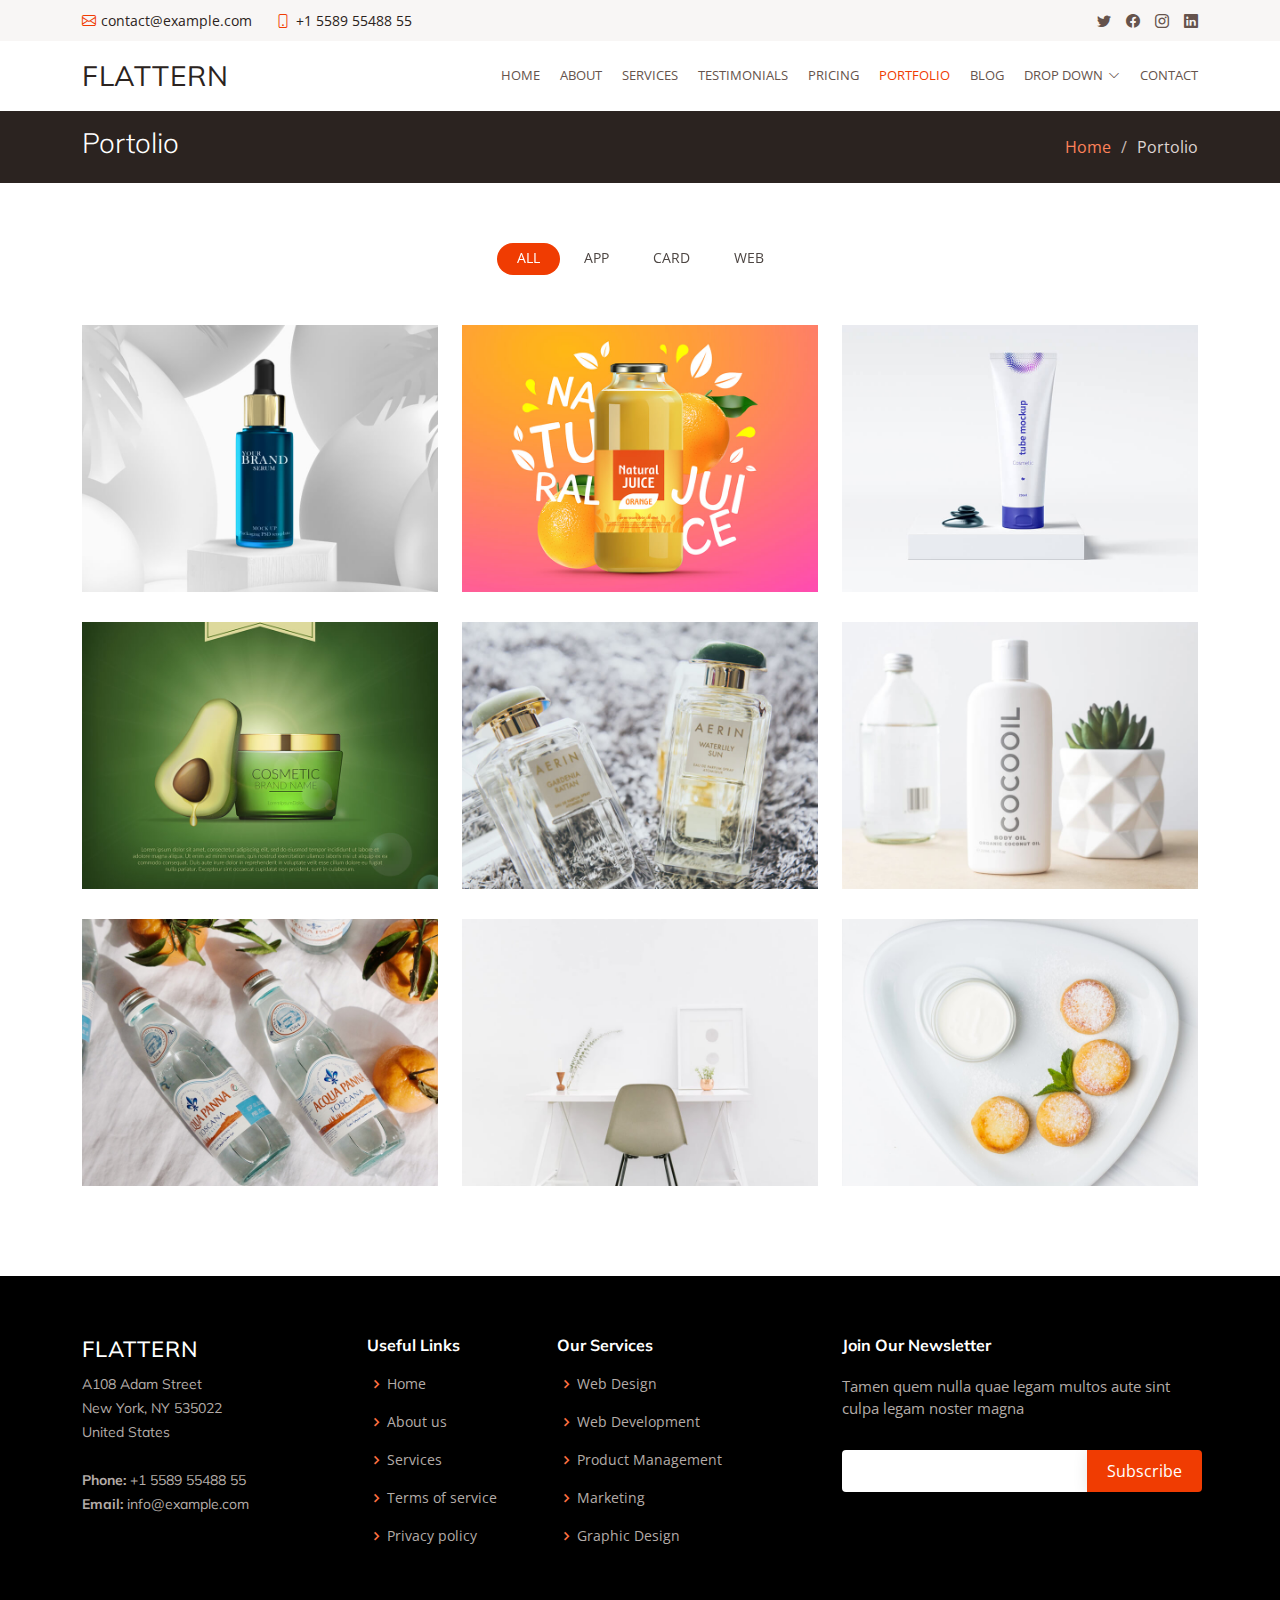
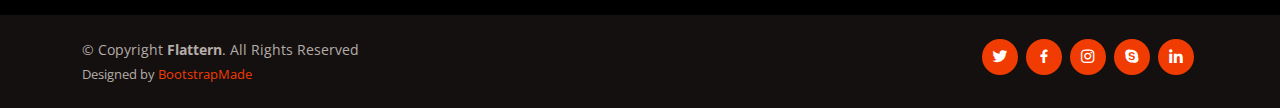
<file: Flattern/Flattern/portfolio.html>
<!DOCTYPE html>
<html lang="en">

<head>
  <meta charset="utf-8">
  <meta content="width=device-width, initial-scale=1.0" name="viewport">

  <title>Portfolio - Flattern Bootstrap Template</title>
  <meta content="" name="description">
  <meta content="" name="keywords">

  <!-- Favicons -->
  <link href="assets/img/favicon.png" rel="icon">
  <link href="assets/img/apple-touch-icon.png" rel="apple-touch-icon">

  <!-- Google Fonts -->
  <link href="https://fonts.googleapis.com/css?family=Open+Sans:300,300i,400,400i,600,600i,700,700i|Muli:300,300i,400,400i,500,500i,600,600i,700,700i|Poppins:300,300i,400,400i,500,500i,600,600i,700,700i" rel="stylesheet">

  <!-- Vendor CSS Files -->
  <link href="assets/vendor/animate.css/animate.min.css" rel="stylesheet">
  <link href="assets/vendor/aos/aos.css" rel="stylesheet">
  <link href="assets/vendor/bootstrap/css/bootstrap.min.css" rel="stylesheet">
  <link href="assets/vendor/bootstrap-icons/bootstrap-icons.css" rel="stylesheet">
  <link href="assets/vendor/boxicons/css/boxicons.min.css" rel="stylesheet">
  <link href="assets/vendor/glightbox/css/glightbox.min.css" rel="stylesheet">
  <link href="assets/vendor/swiper/swiper-bundle.min.css" rel="stylesheet">

  <!-- Template Main CSS File -->
  <link href="assets/css/style.css" rel="stylesheet">

  <!-- =======================================================
  * Template Name: Flattern - v4.6.0
  * Template URL: https://bootstrapmade.com/flattern-multipurpose-bootstrap-template/
  * Author: BootstrapMade.com
  * License: https://bootstrapmade.com/license/
  ======================================================== -->
</head>

<body>

  <!-- ======= Top Bar ======= -->
  <section id="topbar" class="d-flex align-items-center">
    <div class="container d-flex justify-content-center justify-content-md-between">
      <div class="contact-info d-flex align-items-center">
        <i class="bi bi-envelope d-flex align-items-center"><a href="mailto:contact@example.com">contact@example.com</a></i>
        <i class="bi bi-phone d-flex align-items-center ms-4"><span>+1 5589 55488 55</span></i>
      </div>
      <div class="social-links d-none d-md-flex align-items-center">
        <a href="#" class="twitter"><i class="bi bi-twitter"></i></a>
        <a href="#" class="facebook"><i class="bi bi-facebook"></i></a>
        <a href="#" class="instagram"><i class="bi bi-instagram"></i></a>
        <a href="#" class="linkedin"><i class="bi bi-linkedin"></i></i></a>
      </div>
    </div>
  </section>

  <!-- ======= Header ======= -->
  <header id="header" class="d-flex align-items-center">
    <div class="container d-flex justify-content-between">

      <div class="logo">
        <h1 class="text-light"><a href="index.html">Flattern</a></h1>
        <!-- Uncomment below if you prefer to use an image logo -->
        <!-- <a href="index.html"><img src="assets/img/logo.png" alt="" class="img-fluid"></a>-->
      </div>

      <nav id="navbar" class="navbar">
        <ul>
          <li><a href="index.html">Home</a></li>
          <li><a href="about.html">About</a></li>
          <li><a href="services.html">Services</a></li>
          <li><a href="testimonials.html">Testimonials</a></li>
          <li><a href="pricing.html">Pricing</a></li>
          <li><a class="active" href="portfolio.html">Portfolio</a></li>
          <li><a href="blog.html">Blog</a></li>
          <li class="dropdown"><a href="#"><span>Drop Down</span> <i class="bi bi-chevron-down"></i></a>
            <ul>
              <li><a href="#">Drop Down 1</a></li>
              <li class="dropdown"><a href="#"><span>Deep Drop Down</span> <i class="bi bi-chevron-right"></i></a>
                <ul>
                  <li><a href="#">Deep Drop Down 1</a></li>
                  <li><a href="#">Deep Drop Down 2</a></li>
                  <li><a href="#">Deep Drop Down 3</a></li>
                  <li><a href="#">Deep Drop Down 4</a></li>
                  <li><a href="#">Deep Drop Down 5</a></li>
                </ul>
              </li>
              <li><a href="#">Drop Down 2</a></li>
              <li><a href="#">Drop Down 3</a></li>
              <li><a href="#">Drop Down 4</a></li>
            </ul>
          </li>
          <li><a href="contact.html">Contact</a></li>
        </ul>
        <i class="bi bi-list mobile-nav-toggle"></i>
      </nav><!-- .navbar -->

    </div>
  </header><!-- End Header -->

  <main id="main">

    <!-- ======= Breadcrumbs ======= -->
    <section id="breadcrumbs" class="breadcrumbs">
      <div class="container">

        <div class="d-flex justify-content-between align-items-center">
          <h2>Portolio</h2>
          <ol>
            <li><a href="index.html">Home</a></li>
            <li>Portolio</li>
          </ol>
        </div>

      </div>
    </section><!-- End Breadcrumbs -->

    <!-- ======= Portfolio Section ======= -->
    <section id="portfolio" class="portfolio">
      <div class="container">

        <div class="row" data-aos="fade-up">
          <div class="col-lg-12 d-flex justify-content-center">
            <ul id="portfolio-flters">
              <li data-filter="*" class="filter-active">All</li>
              <li data-filter=".filter-app">App</li>
              <li data-filter=".filter-card">Card</li>
              <li data-filter=".filter-web">Web</li>
            </ul>
          </div>
        </div>

        <div class="row portfolio-container" data-aos="fade-up">

          <div class="col-lg-4 col-md-6 portfolio-item filter-app">
            <img src="assets/img/portfolio/portfolio-1.jpg" class="img-fluid" alt="">
            <div class="portfolio-info">
              <h4>App 1</h4>
              <p>App</p>
              <a href="assets/img/portfolio/portfolio-1.jpg" data-gallery="portfolioGallery" class="portfolio-lightbox preview-link" title="App 1"><i class="bx bx-plus"></i></a>
              <a href="portfolio-details.html" class="details-link" title="More Details"><i class="bx bx-link"></i></a>
            </div>
          </div>

          <div class="col-lg-4 col-md-6 portfolio-item filter-web">
            <img src="assets/img/portfolio/portfolio-2.jpg" class="img-fluid" alt="">
            <div class="portfolio-info">
              <h4>Web 3</h4>
              <p>Web</p>
              <a href="assets/img/portfolio/portfolio-2.jpg" data-gallery="portfolioGallery" class="portfolio-lightbox preview-link" title="Web 3"><i class="bx bx-plus"></i></a>
              <a href="portfolio-details.html" class="details-link" title="More Details"><i class="bx bx-link"></i></a>
            </div>
          </div>

          <div class="col-lg-4 col-md-6 portfolio-item filter-app">
            <img src="assets/img/portfolio/portfolio-3.jpg" class="img-fluid" alt="">
            <div class="portfolio-info">
              <h4>App 2</h4>
              <p>App</p>
              <a href="assets/img/portfolio/portfolio-3.jpg" data-gallery="portfolioGallery" class="portfolio-lightbox preview-link" title="App 2"><i class="bx bx-plus"></i></a>
              <a href="portfolio-details.html" class="details-link" title="More Details"><i class="bx bx-link"></i></a>
            </div>
          </div>

          <div class="col-lg-4 col-md-6 portfolio-item filter-card">
            <img src="assets/img/portfolio/portfolio-4.jpg" class="img-fluid" alt="">
            <div class="portfolio-info">
              <h4>Card 2</h4>
              <p>Card</p>
              <a href="assets/img/portfolio/portfolio-4.jpg" data-gallery="portfolioGallery" class="portfolio-lightbox preview-link" title="Card 2"><i class="bx bx-plus"></i></a>
              <a href="portfolio-details.html" class="details-link" title="More Details"><i class="bx bx-link"></i></a>
            </div>
          </div>

          <div class="col-lg-4 col-md-6 portfolio-item filter-web">
            <img src="assets/img/portfolio/portfolio-5.jpg" class="img-fluid" alt="">
            <div class="portfolio-info">
              <h4>Web 2</h4>
              <p>Web</p>
              <a href="assets/img/portfolio/portfolio-5.jpg" data-gallery="portfolioGallery" class="portfolio-lightbox preview-link" title="Web 2"><i class="bx bx-plus"></i></a>
              <a href="portfolio-details.html" class="details-link" title="More Details"><i class="bx bx-link"></i></a>
            </div>
          </div>

          <div class="col-lg-4 col-md-6 portfolio-item filter-app">
            <img src="assets/img/portfolio/portfolio-6.jpg" class="img-fluid" alt="">
            <div class="portfolio-info">
              <h4>App 3</h4>
              <p>App</p>
              <a href="assets/img/portfolio/portfolio-6.jpg" data-gallery="portfolioGallery" class="portfolio-lightbox preview-link" title="App 3"><i class="bx bx-plus"></i></a>
              <a href="portfolio-details.html" class="details-link" title="More Details"><i class="bx bx-link"></i></a>
            </div>
          </div>

          <div class="col-lg-4 col-md-6 portfolio-item filter-card">
            <img src="assets/img/portfolio/portfolio-7.jpg" class="img-fluid" alt="">
            <div class="portfolio-info">
              <h4>Card 1</h4>
              <p>Card</p>
              <a href="assets/img/portfolio/portfolio-7.jpg" data-gallery="portfolioGallery" class="portfolio-lightbox preview-link" title="Card 1"><i class="bx bx-plus"></i></a>
              <a href="portfolio-details.html" class="details-link" title="More Details"><i class="bx bx-link"></i></a>
            </div>
          </div>

          <div class="col-lg-4 col-md-6 portfolio-item filter-card">
            <img src="assets/img/portfolio/portfolio-8.jpg" class="img-fluid" alt="">
            <div class="portfolio-info">
              <h4>Card 3</h4>
              <p>Card</p>
              <a href="assets/img/portfolio/portfolio-8.jpg" data-gallery="portfolioGallery" class="portfolio-lightbox preview-link" title="Card 3"><i class="bx bx-plus"></i></a>
              <a href="portfolio-details.html" class="details-link" title="More Details"><i class="bx bx-link"></i></a>
            </div>
          </div>

          <div class="col-lg-4 col-md-6 portfolio-item filter-web">
            <img src="assets/img/portfolio/portfolio-9.jpg" class="img-fluid" alt="">
            <div class="portfolio-info">
              <h4>Web 3</h4>
              <p>Web</p>
              <a href="assets/img/portfolio/portfolio-9.jpg" data-gallery="portfolioGallery" class="portfolio-lightbox preview-link" title="Web 3"><i class="bx bx-plus"></i></a>
              <a href="portfolio-details.html" class="details-link" title="More Details"><i class="bx bx-link"></i></a>
            </div>
          </div>

        </div>

      </div>
    </section><!-- End Portfolio Section -->

  </main><!-- End #main -->

  <!-- ======= Footer ======= -->
  <footer id="footer">

    <div class="footer-top">
      <div class="container">
        <div class="row">

          <div class="col-lg-3 col-md-6 footer-contact">
            <h3>Flattern</h3>
            <p>
              A108 Adam Street <br>
              New York, NY 535022<br>
              United States <br><br>
              <strong>Phone:</strong> +1 5589 55488 55<br>
              <strong>Email:</strong> info@example.com<br>
            </p>
          </div>

          <div class="col-lg-2 col-md-6 footer-links">
            <h4>Useful Links</h4>
            <ul>
              <li><i class="bx bx-chevron-right"></i> <a href="#">Home</a></li>
              <li><i class="bx bx-chevron-right"></i> <a href="#">About us</a></li>
              <li><i class="bx bx-chevron-right"></i> <a href="#">Services</a></li>
              <li><i class="bx bx-chevron-right"></i> <a href="#">Terms of service</a></li>
              <li><i class="bx bx-chevron-right"></i> <a href="#">Privacy policy</a></li>
            </ul>
          </div>

          <div class="col-lg-3 col-md-6 footer-links">
            <h4>Our Services</h4>
            <ul>
              <li><i class="bx bx-chevron-right"></i> <a href="#">Web Design</a></li>
              <li><i class="bx bx-chevron-right"></i> <a href="#">Web Development</a></li>
              <li><i class="bx bx-chevron-right"></i> <a href="#">Product Management</a></li>
              <li><i class="bx bx-chevron-right"></i> <a href="#">Marketing</a></li>
              <li><i class="bx bx-chevron-right"></i> <a href="#">Graphic Design</a></li>
            </ul>
          </div>

          <div class="col-lg-4 col-md-6 footer-newsletter">
            <h4>Join Our Newsletter</h4>
            <p>Tamen quem nulla quae legam multos aute sint culpa legam noster magna</p>
            <form action="" method="post">
              <input type="email" name="email"><input type="submit" value="Subscribe">
            </form>
          </div>

        </div>
      </div>
    </div>

    <div class="container d-md-flex py-4">

      <div class="me-md-auto text-center text-md-start">
        <div class="copyright">
          &copy; Copyright <strong><span>Flattern</span></strong>. All Rights Reserved
        </div>
        <div class="credits">
          <!-- All the links in the footer should remain intact. -->
          <!-- You can delete the links only if you purchased the pro version. -->
          <!-- Licensing information: https://bootstrapmade.com/license/ -->
          <!-- Purchase the pro version with working PHP/AJAX contact form: https://bootstrapmade.com/flattern-multipurpose-bootstrap-template/ -->
          Designed by <a href="https://bootstrapmade.com/">BootstrapMade</a>
        </div>
      </div>
      <div class="social-links text-center text-md-right pt-3 pt-md-0">
        <a href="#" class="twitter"><i class="bx bxl-twitter"></i></a>
        <a href="#" class="facebook"><i class="bx bxl-facebook"></i></a>
        <a href="#" class="instagram"><i class="bx bxl-instagram"></i></a>
        <a href="#" class="google-plus"><i class="bx bxl-skype"></i></a>
        <a href="#" class="linkedin"><i class="bx bxl-linkedin"></i></a>
      </div>
    </div>
  </footer><!-- End Footer -->

  <a href="#" class="back-to-top d-flex align-items-center justify-content-center"><i class="bi bi-arrow-up-short"></i></a>

  <!-- Vendor JS Files -->
  <script src="assets/vendor/aos/aos.js"></script>
  <script src="assets/vendor/bootstrap/js/bootstrap.bundle.min.js"></script>
  <script src="assets/vendor/glightbox/js/glightbox.min.js"></script>
  <script src="assets/vendor/isotope-layout/isotope.pkgd.min.js"></script>
  <script src="assets/vendor/php-email-form/validate.js"></script>
  <script src="assets/vendor/swiper/swiper-bundle.min.js"></script>
  <script src="assets/vendor/waypoints/noframework.waypoints.js"></script>

  <!-- Template Main JS File -->
  <script src="assets/js/main.js"></script>

</body>

</html>
</file>
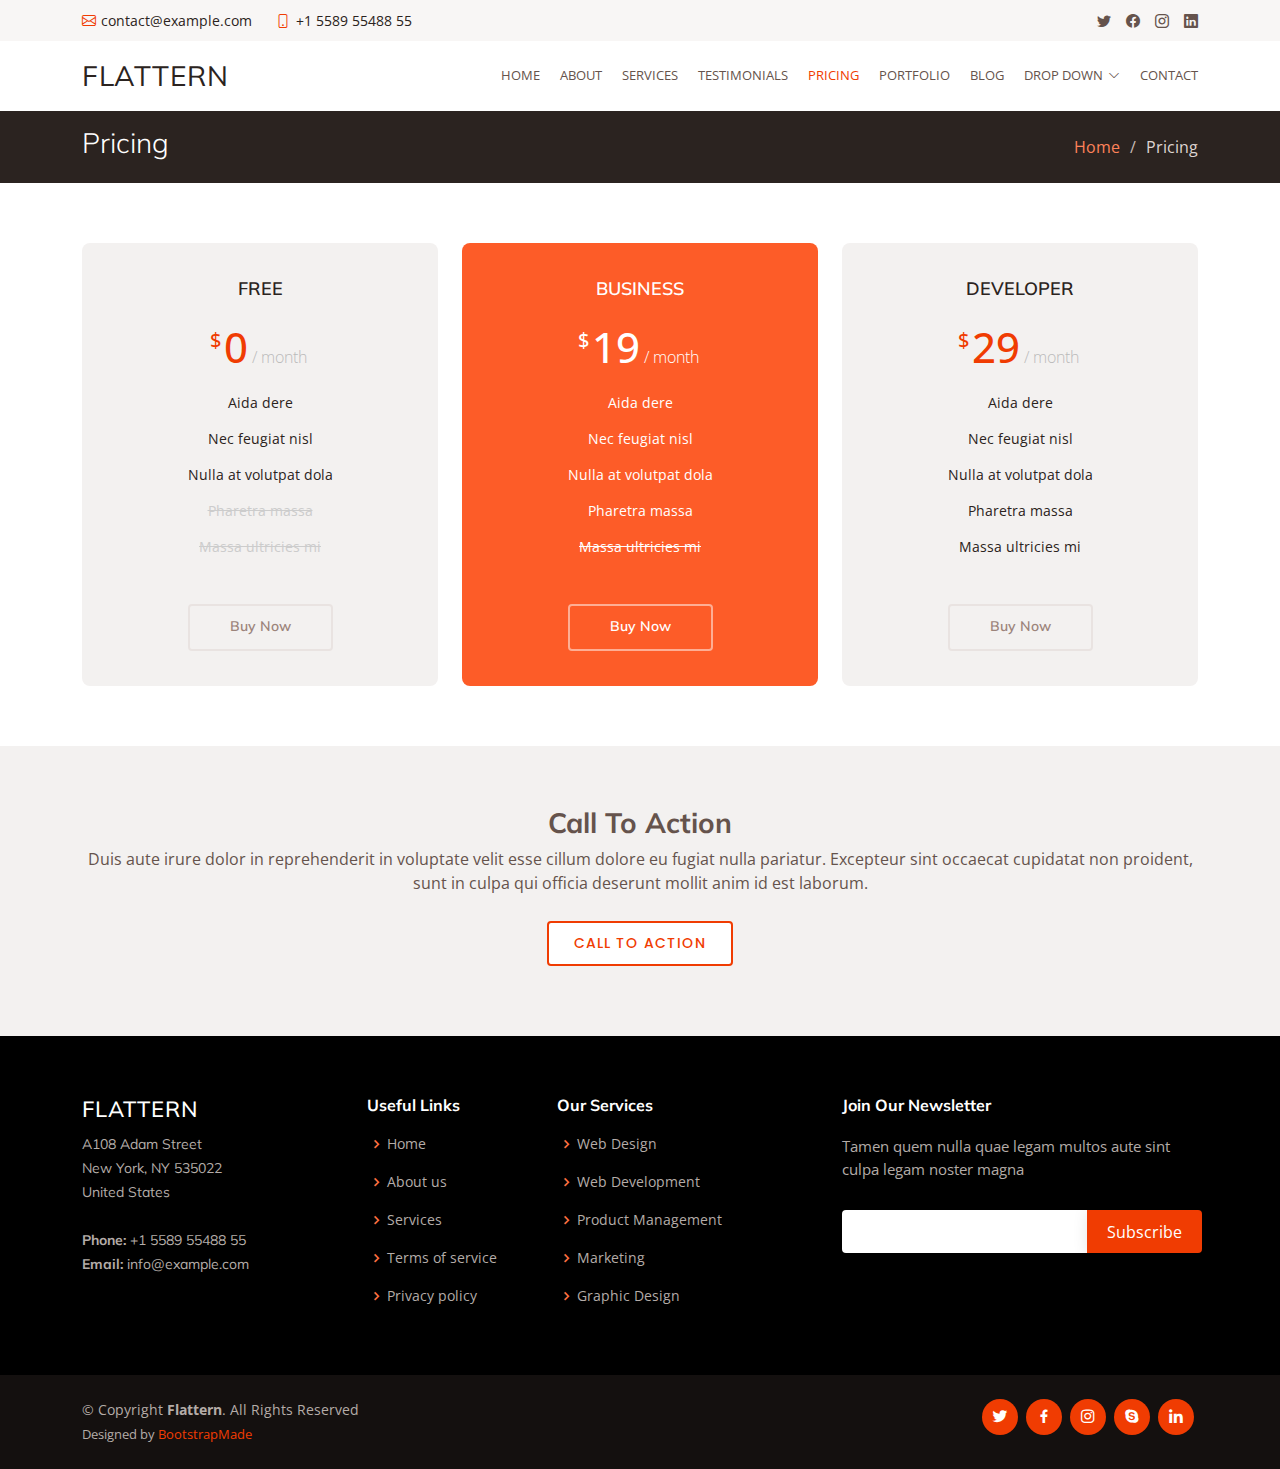
<file: Flattern/Flattern/pricing.html>
<!DOCTYPE html>
<html lang="en">

<head>
  <meta charset="utf-8">
  <meta content="width=device-width, initial-scale=1.0" name="viewport">

  <title>Pricing - Flattern Bootstrap Template</title>
  <meta content="" name="description">
  <meta content="" name="keywords">

  <!-- Favicons -->
  <link href="assets/img/favicon.png" rel="icon">
  <link href="assets/img/apple-touch-icon.png" rel="apple-touch-icon">

  <!-- Google Fonts -->
  <link href="https://fonts.googleapis.com/css?family=Open+Sans:300,300i,400,400i,600,600i,700,700i|Muli:300,300i,400,400i,500,500i,600,600i,700,700i|Poppins:300,300i,400,400i,500,500i,600,600i,700,700i" rel="stylesheet">

  <!-- Vendor CSS Files -->
  <link href="assets/vendor/animate.css/animate.min.css" rel="stylesheet">
  <link href="assets/vendor/aos/aos.css" rel="stylesheet">
  <link href="assets/vendor/bootstrap/css/bootstrap.min.css" rel="stylesheet">
  <link href="assets/vendor/bootstrap-icons/bootstrap-icons.css" rel="stylesheet">
  <link href="assets/vendor/boxicons/css/boxicons.min.css" rel="stylesheet">
  <link href="assets/vendor/glightbox/css/glightbox.min.css" rel="stylesheet">
  <link href="assets/vendor/swiper/swiper-bundle.min.css" rel="stylesheet">

  <!-- Template Main CSS File -->
  <link href="assets/css/style.css" rel="stylesheet">

  <!-- =======================================================
  * Template Name: Flattern - v4.6.0
  * Template URL: https://bootstrapmade.com/flattern-multipurpose-bootstrap-template/
  * Author: BootstrapMade.com
  * License: https://bootstrapmade.com/license/
  ======================================================== -->
</head>

<body>

  <!-- ======= Top Bar ======= -->
  <section id="topbar" class="d-flex align-items-center">
    <div class="container d-flex justify-content-center justify-content-md-between">
      <div class="contact-info d-flex align-items-center">
        <i class="bi bi-envelope d-flex align-items-center"><a href="mailto:contact@example.com">contact@example.com</a></i>
        <i class="bi bi-phone d-flex align-items-center ms-4"><span>+1 5589 55488 55</span></i>
      </div>
      <div class="social-links d-none d-md-flex align-items-center">
        <a href="#" class="twitter"><i class="bi bi-twitter"></i></a>
        <a href="#" class="facebook"><i class="bi bi-facebook"></i></a>
        <a href="#" class="instagram"><i class="bi bi-instagram"></i></a>
        <a href="#" class="linkedin"><i class="bi bi-linkedin"></i></i></a>
      </div>
    </div>
  </section>

  <!-- ======= Header ======= -->
  <header id="header" class="d-flex align-items-center">
    <div class="container d-flex justify-content-between">

      <div class="logo">
        <h1 class="text-light"><a href="index.html">Flattern</a></h1>
        <!-- Uncomment below if you prefer to use an image logo -->
        <!-- <a href="index.html"><img src="assets/img/logo.png" alt="" class="img-fluid"></a>-->
      </div>

      <nav id="navbar" class="navbar">
        <ul>
          <li><a href="index.html">Home</a></li>
          <li><a href="about.html">About</a></li>
          <li><a href="services.html">Services</a></li>
          <li><a href="testimonials.html">Testimonials</a></li>
          <li><a class="active" href="pricing.html">Pricing</a></li>
          <li><a href="portfolio.html">Portfolio</a></li>
          <li><a href="blog.html">Blog</a></li>
          <li class="dropdown"><a href="#"><span>Drop Down</span> <i class="bi bi-chevron-down"></i></a>
            <ul>
              <li><a href="#">Drop Down 1</a></li>
              <li class="dropdown"><a href="#"><span>Deep Drop Down</span> <i class="bi bi-chevron-right"></i></a>
                <ul>
                  <li><a href="#">Deep Drop Down 1</a></li>
                  <li><a href="#">Deep Drop Down 2</a></li>
                  <li><a href="#">Deep Drop Down 3</a></li>
                  <li><a href="#">Deep Drop Down 4</a></li>
                  <li><a href="#">Deep Drop Down 5</a></li>
                </ul>
              </li>
              <li><a href="#">Drop Down 2</a></li>
              <li><a href="#">Drop Down 3</a></li>
              <li><a href="#">Drop Down 4</a></li>
            </ul>
          </li>
          <li><a href="contact.html">Contact</a></li>
        </ul>
        <i class="bi bi-list mobile-nav-toggle"></i>
      </nav><!-- .navbar -->

    </div>
  </header><!-- End Header -->

  <main id="main">

    <!-- ======= Breadcrumbs ======= -->
    <section id="breadcrumbs" class="breadcrumbs">
      <div class="container">

        <div class="d-flex justify-content-between align-items-center">
          <h2>Pricing</h2>
          <ol>
            <li><a href="index.html">Home</a></li>
            <li>Pricing</li>
          </ol>
        </div>

      </div>
    </section><!-- End Breadcrumbs -->

    <!-- ======= Pricing Section ======= -->
    <section id="pricing" class="pricing">
      <div class="container">

        <div class="row">

          <div class="col-lg-4 col-md-6">
            <div class="box" data-aos="fade-right">
              <h3>Free</h3>
              <h4><sup>$</sup>0<span> / month</span></h4>
              <ul>
                <li>Aida dere</li>
                <li>Nec feugiat nisl</li>
                <li>Nulla at volutpat dola</li>
                <li class="na">Pharetra massa</li>
                <li class="na">Massa ultricies mi</li>
              </ul>
              <div class="btn-wrap">
                <a href="#" class="btn-buy">Buy Now</a>
              </div>
            </div>
          </div>

          <div class="col-lg-4 col-md-6 mt-4 mt-md-0">
            <div class="box featured" data-aos="fade-up">
              <h3>Business</h3>
              <h4><sup>$</sup>19<span> / month</span></h4>
              <ul>
                <li>Aida dere</li>
                <li>Nec feugiat nisl</li>
                <li>Nulla at volutpat dola</li>
                <li>Pharetra massa</li>
                <li class="na">Massa ultricies mi</li>
              </ul>
              <div class="btn-wrap">
                <a href="#" class="btn-buy">Buy Now</a>
              </div>
            </div>
          </div>

          <div class="col-lg-4 col-md-6 mt-4 mt-lg-0">
            <div class="box" data-aos="fade-left">
              <h3>Developer</h3>
              <h4><sup>$</sup>29<span> / month</span></h4>
              <ul>
                <li>Aida dere</li>
                <li>Nec feugiat nisl</li>
                <li>Nulla at volutpat dola</li>
                <li>Pharetra massa</li>
                <li>Massa ultricies mi</li>
              </ul>
              <div class="btn-wrap">
                <a href="#" class="btn-buy">Buy Now</a>
              </div>
            </div>
          </div>

        </div>

      </div>
    </section><!-- End Pricing Section -->

    <!-- ======= Cta Pricing Section ======= -->
    <section id="cta-pricing" class="cta-pricing">
      <div class="container">

        <div class="text-center">
          <h3>Call To Action</h3>
          <p> Duis aute irure dolor in reprehenderit in voluptate velit esse cillum dolore eu fugiat nulla pariatur. Excepteur sint occaecat cupidatat non proident, sunt in culpa qui officia deserunt mollit anim id est laborum.</p>
          <a class="cta-btn" href="#">Call To Action</a>
        </div>

      </div>
    </section><!-- End Cta Pricing Section -->

  </main><!-- End #main -->

  <!-- ======= Footer ======= -->
  <footer id="footer">

    <div class="footer-top">
      <div class="container">
        <div class="row">

          <div class="col-lg-3 col-md-6 footer-contact">
            <h3>Flattern</h3>
            <p>
              A108 Adam Street <br>
              New York, NY 535022<br>
              United States <br><br>
              <strong>Phone:</strong> +1 5589 55488 55<br>
              <strong>Email:</strong> info@example.com<br>
            </p>
          </div>

          <div class="col-lg-2 col-md-6 footer-links">
            <h4>Useful Links</h4>
            <ul>
              <li><i class="bx bx-chevron-right"></i> <a href="#">Home</a></li>
              <li><i class="bx bx-chevron-right"></i> <a href="#">About us</a></li>
              <li><i class="bx bx-chevron-right"></i> <a href="#">Services</a></li>
              <li><i class="bx bx-chevron-right"></i> <a href="#">Terms of service</a></li>
              <li><i class="bx bx-chevron-right"></i> <a href="#">Privacy policy</a></li>
            </ul>
          </div>

          <div class="col-lg-3 col-md-6 footer-links">
            <h4>Our Services</h4>
            <ul>
              <li><i class="bx bx-chevron-right"></i> <a href="#">Web Design</a></li>
              <li><i class="bx bx-chevron-right"></i> <a href="#">Web Development</a></li>
              <li><i class="bx bx-chevron-right"></i> <a href="#">Product Management</a></li>
              <li><i class="bx bx-chevron-right"></i> <a href="#">Marketing</a></li>
              <li><i class="bx bx-chevron-right"></i> <a href="#">Graphic Design</a></li>
            </ul>
          </div>

          <div class="col-lg-4 col-md-6 footer-newsletter">
            <h4>Join Our Newsletter</h4>
            <p>Tamen quem nulla quae legam multos aute sint culpa legam noster magna</p>
            <form action="" method="post">
              <input type="email" name="email"><input type="submit" value="Subscribe">
            </form>
          </div>

        </div>
      </div>
    </div>

    <div class="container d-md-flex py-4">

      <div class="me-md-auto text-center text-md-start">
        <div class="copyright">
          &copy; Copyright <strong><span>Flattern</span></strong>. All Rights Reserved
        </div>
        <div class="credits">
          <!-- All the links in the footer should remain intact. -->
          <!-- You can delete the links only if you purchased the pro version. -->
          <!-- Licensing information: https://bootstrapmade.com/license/ -->
          <!-- Purchase the pro version with working PHP/AJAX contact form: https://bootstrapmade.com/flattern-multipurpose-bootstrap-template/ -->
          Designed by <a href="https://bootstrapmade.com/">BootstrapMade</a>
        </div>
      </div>
      <div class="social-links text-center text-md-right pt-3 pt-md-0">
        <a href="#" class="twitter"><i class="bx bxl-twitter"></i></a>
        <a href="#" class="facebook"><i class="bx bxl-facebook"></i></a>
        <a href="#" class="instagram"><i class="bx bxl-instagram"></i></a>
        <a href="#" class="google-plus"><i class="bx bxl-skype"></i></a>
        <a href="#" class="linkedin"><i class="bx bxl-linkedin"></i></a>
      </div>
    </div>
  </footer><!-- End Footer -->

  <a href="#" class="back-to-top d-flex align-items-center justify-content-center"><i class="bi bi-arrow-up-short"></i></a>

  <!-- Vendor JS Files -->
  <script src="assets/vendor/aos/aos.js"></script>
  <script src="assets/vendor/bootstrap/js/bootstrap.bundle.min.js"></script>
  <script src="assets/vendor/glightbox/js/glightbox.min.js"></script>
  <script src="assets/vendor/isotope-layout/isotope.pkgd.min.js"></script>
  <script src="assets/vendor/php-email-form/validate.js"></script>
  <script src="assets/vendor/swiper/swiper-bundle.min.js"></script>
  <script src="assets/vendor/waypoints/noframework.waypoints.js"></script>

  <!-- Template Main JS File -->
  <script src="assets/js/main.js"></script>

</body>

</html>
</file>
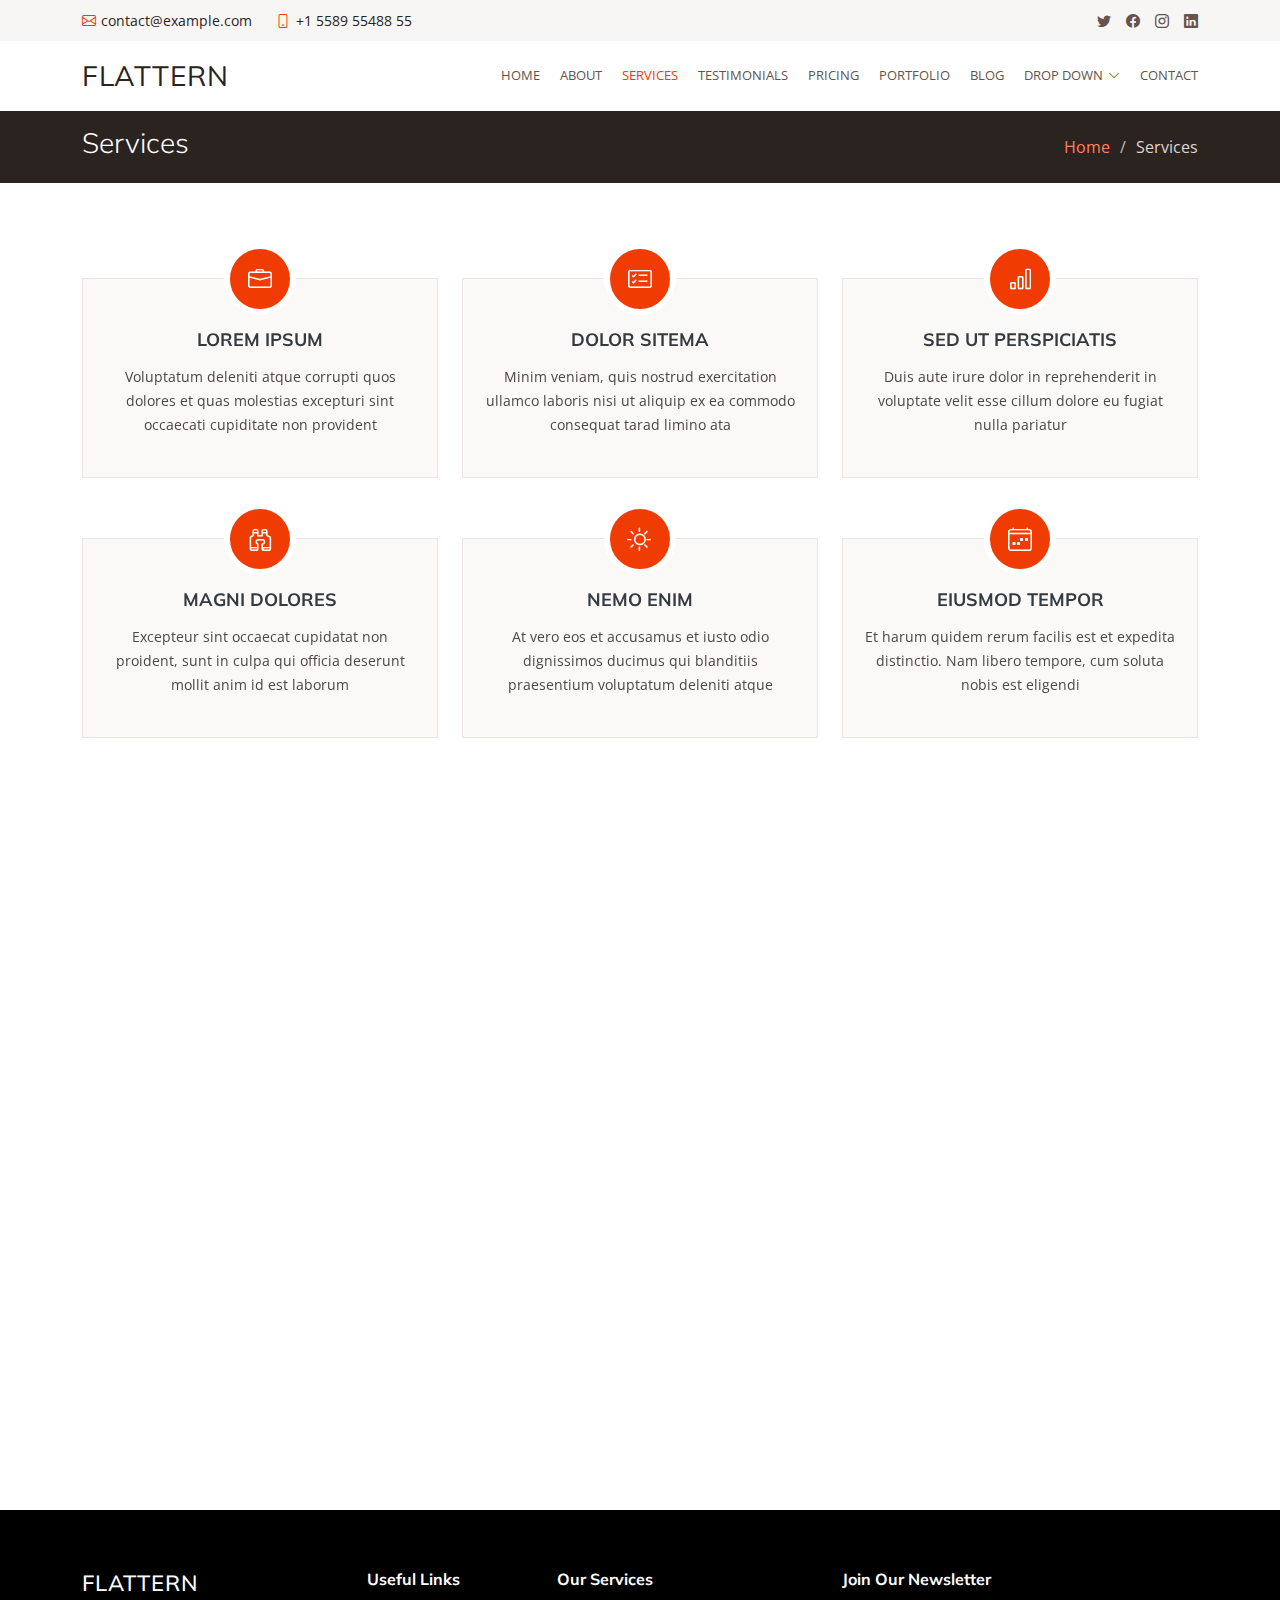
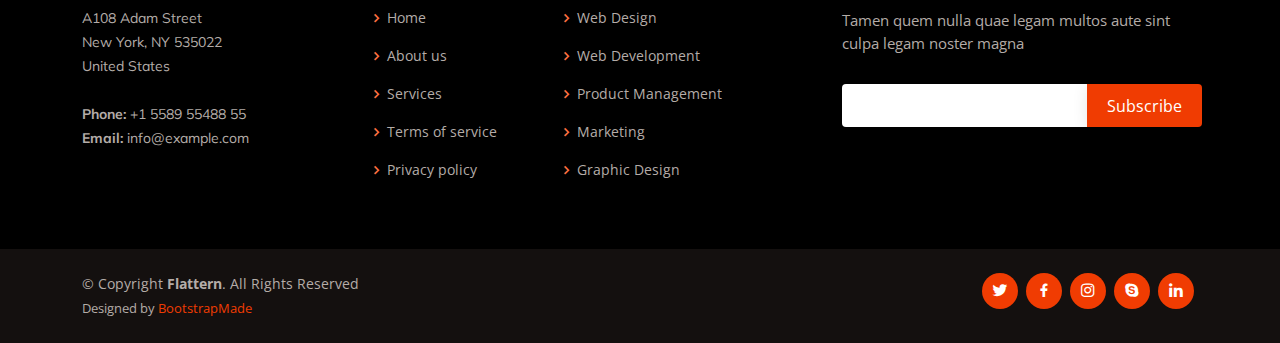
<file: Flattern/Flattern/services.html>
<!DOCTYPE html>
<html lang="en">

<head>
  <meta charset="utf-8">
  <meta content="width=device-width, initial-scale=1.0" name="viewport">

  <title>Services - Flattern Bootstrap Template</title>
  <meta content="" name="description">
  <meta content="" name="keywords">

  <!-- Favicons -->
  <link href="assets/img/favicon.png" rel="icon">
  <link href="assets/img/apple-touch-icon.png" rel="apple-touch-icon">

  <!-- Google Fonts -->
  <link href="https://fonts.googleapis.com/css?family=Open+Sans:300,300i,400,400i,600,600i,700,700i|Muli:300,300i,400,400i,500,500i,600,600i,700,700i|Poppins:300,300i,400,400i,500,500i,600,600i,700,700i" rel="stylesheet">

  <!-- Vendor CSS Files -->
  <link href="assets/vendor/animate.css/animate.min.css" rel="stylesheet">
  <link href="assets/vendor/aos/aos.css" rel="stylesheet">
  <link href="assets/vendor/bootstrap/css/bootstrap.min.css" rel="stylesheet">
  <link href="assets/vendor/bootstrap-icons/bootstrap-icons.css" rel="stylesheet">
  <link href="assets/vendor/boxicons/css/boxicons.min.css" rel="stylesheet">
  <link href="assets/vendor/glightbox/css/glightbox.min.css" rel="stylesheet">
  <link href="assets/vendor/swiper/swiper-bundle.min.css" rel="stylesheet">

  <!-- Template Main CSS File -->
  <link href="assets/css/style.css" rel="stylesheet">

  <!-- =======================================================
  * Template Name: Flattern - v4.6.0
  * Template URL: https://bootstrapmade.com/flattern-multipurpose-bootstrap-template/
  * Author: BootstrapMade.com
  * License: https://bootstrapmade.com/license/
  ======================================================== -->
</head>

<body>

  <!-- ======= Top Bar ======= -->
  <section id="topbar" class="d-flex align-items-center">
    <div class="container d-flex justify-content-center justify-content-md-between">
      <div class="contact-info d-flex align-items-center">
        <i class="bi bi-envelope d-flex align-items-center"><a href="mailto:contact@example.com">contact@example.com</a></i>
        <i class="bi bi-phone d-flex align-items-center ms-4"><span>+1 5589 55488 55</span></i>
      </div>
      <div class="social-links d-none d-md-flex align-items-center">
        <a href="#" class="twitter"><i class="bi bi-twitter"></i></a>
        <a href="#" class="facebook"><i class="bi bi-facebook"></i></a>
        <a href="#" class="instagram"><i class="bi bi-instagram"></i></a>
        <a href="#" class="linkedin"><i class="bi bi-linkedin"></i></i></a>
      </div>
    </div>
  </section>

  <!-- ======= Header ======= -->
  <header id="header" class="d-flex align-items-center">
    <div class="container d-flex justify-content-between">

      <div class="logo">
        <h1 class="text-light"><a href="index.html">Flattern</a></h1>
        <!-- Uncomment below if you prefer to use an image logo -->
        <!-- <a href="index.html"><img src="assets/img/logo.png" alt="" class="img-fluid"></a>-->
      </div>

      <nav id="navbar" class="navbar">
        <ul>
          <li><a href="index.html">Home</a></li>
          <li><a href="about.html">About</a></li>
          <li><a class="active" href="services.html">Services</a></li>
          <li><a href="testimonials.html">Testimonials</a></li>
          <li><a href="pricing.html">Pricing</a></li>
          <li><a href="portfolio.html">Portfolio</a></li>
          <li><a href="blog.html">Blog</a></li>
          <li class="dropdown"><a href="#"><span>Drop Down</span> <i class="bi bi-chevron-down"></i></a>
            <ul>
              <li><a href="#">Drop Down 1</a></li>
              <li class="dropdown"><a href="#"><span>Deep Drop Down</span> <i class="bi bi-chevron-right"></i></a>
                <ul>
                  <li><a href="#">Deep Drop Down 1</a></li>
                  <li><a href="#">Deep Drop Down 2</a></li>
                  <li><a href="#">Deep Drop Down 3</a></li>
                  <li><a href="#">Deep Drop Down 4</a></li>
                  <li><a href="#">Deep Drop Down 5</a></li>
                </ul>
              </li>
              <li><a href="#">Drop Down 2</a></li>
              <li><a href="#">Drop Down 3</a></li>
              <li><a href="#">Drop Down 4</a></li>
            </ul>
          </li>
          <li><a href="contact.html">Contact</a></li>
        </ul>
        <i class="bi bi-list mobile-nav-toggle"></i>
      </nav><!-- .navbar -->

    </div>
  </header><!-- End Header -->

  <main id="main">

    <!-- ======= Breadcrumbs ======= -->
    <section id="breadcrumbs" class="breadcrumbs">
      <div class="container">

        <div class="d-flex justify-content-between align-items-center">
          <h2>Services</h2>
          <ol>
            <li><a href="index.html">Home</a></li>
            <li>Services</li>
          </ol>
        </div>

      </div>
    </section><!-- End Breadcrumbs -->

    <!-- ======= Services Section ======= -->
    <section id="services" class="services">
      <div class="container">

        <div class="row">
          <div class="col-lg-4 col-md-6">
            <div class="icon-box" data-aos="fade-up">
              <div class="icon"><i class="bi bi-briefcase"></i></div>
              <h4 class="title"><a href="">Lorem Ipsum</a></h4>
              <p class="description">Voluptatum deleniti atque corrupti quos dolores et quas molestias excepturi sint occaecati cupiditate non provident</p>
            </div>
          </div>
          <div class="col-lg-4 col-md-6">
            <div class="icon-box" data-aos="fade-up" data-aos-delay="100">
              <div class="icon"><i class="bi bi-card-checklist"></i></div>
              <h4 class="title"><a href="">Dolor Sitema</a></h4>
              <p class="description">Minim veniam, quis nostrud exercitation ullamco laboris nisi ut aliquip ex ea commodo consequat tarad limino ata</p>
            </div>
          </div>
          <div class="col-lg-4 col-md-6">
            <div class="icon-box" data-aos="fade-up" data-aos-delay="200">
              <div class="icon"><i class="bi bi-bar-chart"></i></div>
              <h4 class="title"><a href="">Sed ut perspiciatis</a></h4>
              <p class="description">Duis aute irure dolor in reprehenderit in voluptate velit esse cillum dolore eu fugiat nulla pariatur</p>
            </div>
          </div>
          <div class="col-lg-4 col-md-6">
            <div class="icon-box" data-aos="fade-up" data-aos-delay="200">
              <div class="icon"><i class="bi bi-binoculars"></i></div>
              <h4 class="title"><a href="">Magni Dolores</a></h4>
              <p class="description">Excepteur sint occaecat cupidatat non proident, sunt in culpa qui officia deserunt mollit anim id est laborum</p>
            </div>
          </div>
          <div class="col-lg-4 col-md-6">
            <div class="icon-box" data-aos="fade-up" data-aos-delay="300">
              <div class="icon"><i class="bi bi-brightness-high"></i></div>
              <h4 class="title"><a href="">Nemo Enim</a></h4>
              <p class="description">At vero eos et accusamus et iusto odio dignissimos ducimus qui blanditiis praesentium voluptatum deleniti atque</p>
            </div>
          </div>
          <div class="col-lg-4 col-md-6">
            <div class="icon-box" data-aos="fade-up" data-aos-delay="400">
              <div class="icon"><i class="bi bi-calendar4-week"></i></div>
              <h4 class="title"><a href="">Eiusmod Tempor</a></h4>
              <p class="description">Et harum quidem rerum facilis est et expedita distinctio. Nam libero tempore, cum soluta nobis est eligendi</p>
            </div>
          </div>
        </div>

      </div>
    </section><!-- End Services Section -->

    <!-- ======= Features Section ======= -->
    <section id="features" class="features">
      <div class="container">

        <div class="section-title" data-aos="fade-up">
          <h2>Some <strong>Features</strong> we do provide</h2>
          <p>Magnam dolores commodi suscipit. Necessitatibus eius consequatur ex aliquid fuga eum quidem. Sit sint consectetur velit. Quisquam quos quisquam cupiditate. Et nemo qui impedit suscipit alias ea. Quia fugiat sit in iste officiis commodi quidem hic quas.</p>
        </div>

        <div class="row">
          <div class="col-lg-4 mb-5 mb-lg-0" data-aos="fade-right">
            <ul class="nav nav-tabs flex-column">
              <li class="nav-item">
                <a class="nav-link active show" data-bs-toggle="tab" href="#tab-1">
                  <h4>Modi sit est</h4>
                  <p>Quis excepturi porro totam sint earum quo nulla perspiciatis eius.</p>
                </a>
              </li>
              <li class="nav-item mt-2">
                <a class="nav-link" data-bs-toggle="tab" href="#tab-2">
                  <h4>Unde praesentium sed</h4>
                  <p>Voluptas vel esse repudiandae quo excepturi.</p>
                </a>
              </li>
              <li class="nav-item mt-2">
                <a class="nav-link" data-bs-toggle="tab" href="#tab-3">
                  <h4>Pariatur explicabo vel</h4>
                  <p>Velit veniam ipsa sit nihil blanditiis mollitia natus.</p>
                </a>
              </li>
              <li class="nav-item mt-2">
                <a class="nav-link" data-bs-toggle="tab" href="#tab-4">
                  <h4>Nostrum qui quasi</h4>
                  <p>Ratione hic sapiente nostrum doloremque illum nulla praesentium id</p>
                </a>
              </li>
            </ul>
          </div>
          <div class="col-lg-7 ml-auto" data-aos="fade-left" data-aos-delay="100">
            <div class="tab-content">
              <div class="tab-pane active show" id="tab-1">
                <figure>
                  <img src="assets/img/features-1.png" alt="" class="img-fluid">
                </figure>
              </div>
              <div class="tab-pane" id="tab-2">
                <figure>
                  <img src="assets/img/features-2.png" alt="" class="img-fluid">
                </figure>
              </div>
              <div class="tab-pane" id="tab-3">
                <figure>
                  <img src="assets/img/features-3.png" alt="" class="img-fluid">
                </figure>
              </div>
              <div class="tab-pane" id="tab-4">
                <figure>
                  <img src="assets/img/features-4.png" alt="" class="img-fluid">
                </figure>
              </div>
            </div>
          </div>
        </div>

      </div>
    </section><!-- End Features Section -->

  </main><!-- End #main -->

  <!-- ======= Footer ======= -->
  <footer id="footer">

    <div class="footer-top">
      <div class="container">
        <div class="row">

          <div class="col-lg-3 col-md-6 footer-contact">
            <h3>Flattern</h3>
            <p>
              A108 Adam Street <br>
              New York, NY 535022<br>
              United States <br><br>
              <strong>Phone:</strong> +1 5589 55488 55<br>
              <strong>Email:</strong> info@example.com<br>
            </p>
          </div>

          <div class="col-lg-2 col-md-6 footer-links">
            <h4>Useful Links</h4>
            <ul>
              <li><i class="bx bx-chevron-right"></i> <a href="#">Home</a></li>
              <li><i class="bx bx-chevron-right"></i> <a href="#">About us</a></li>
              <li><i class="bx bx-chevron-right"></i> <a href="#">Services</a></li>
              <li><i class="bx bx-chevron-right"></i> <a href="#">Terms of service</a></li>
              <li><i class="bx bx-chevron-right"></i> <a href="#">Privacy policy</a></li>
            </ul>
          </div>

          <div class="col-lg-3 col-md-6 footer-links">
            <h4>Our Services</h4>
            <ul>
              <li><i class="bx bx-chevron-right"></i> <a href="#">Web Design</a></li>
              <li><i class="bx bx-chevron-right"></i> <a href="#">Web Development</a></li>
              <li><i class="bx bx-chevron-right"></i> <a href="#">Product Management</a></li>
              <li><i class="bx bx-chevron-right"></i> <a href="#">Marketing</a></li>
              <li><i class="bx bx-chevron-right"></i> <a href="#">Graphic Design</a></li>
            </ul>
          </div>

          <div class="col-lg-4 col-md-6 footer-newsletter">
            <h4>Join Our Newsletter</h4>
            <p>Tamen quem nulla quae legam multos aute sint culpa legam noster magna</p>
            <form action="" method="post">
              <input type="email" name="email"><input type="submit" value="Subscribe">
            </form>
          </div>

        </div>
      </div>
    </div>

    <div class="container d-md-flex py-4">

      <div class="me-md-auto text-center text-md-start">
        <div class="copyright">
          &copy; Copyright <strong><span>Flattern</span></strong>. All Rights Reserved
        </div>
        <div class="credits">
          <!-- All the links in the footer should remain intact. -->
          <!-- You can delete the links only if you purchased the pro version. -->
          <!-- Licensing information: https://bootstrapmade.com/license/ -->
          <!-- Purchase the pro version with working PHP/AJAX contact form: https://bootstrapmade.com/flattern-multipurpose-bootstrap-template/ -->
          Designed by <a href="https://bootstrapmade.com/">BootstrapMade</a>
        </div>
      </div>
      <div class="social-links text-center text-md-right pt-3 pt-md-0">
        <a href="#" class="twitter"><i class="bx bxl-twitter"></i></a>
        <a href="#" class="facebook"><i class="bx bxl-facebook"></i></a>
        <a href="#" class="instagram"><i class="bx bxl-instagram"></i></a>
        <a href="#" class="google-plus"><i class="bx bxl-skype"></i></a>
        <a href="#" class="linkedin"><i class="bx bxl-linkedin"></i></a>
      </div>
    </div>
  </footer><!-- End Footer -->

  <a href="#" class="back-to-top d-flex align-items-center justify-content-center"><i class="bi bi-arrow-up-short"></i></a>

  <!-- Vendor JS Files -->
  <script src="assets/vendor/aos/aos.js"></script>
  <script src="assets/vendor/bootstrap/js/bootstrap.bundle.min.js"></script>
  <script src="assets/vendor/glightbox/js/glightbox.min.js"></script>
  <script src="assets/vendor/isotope-layout/isotope.pkgd.min.js"></script>
  <script src="assets/vendor/php-email-form/validate.js"></script>
  <script src="assets/vendor/swiper/swiper-bundle.min.js"></script>
  <script src="assets/vendor/waypoints/noframework.waypoints.js"></script>

  <!-- Template Main JS File -->
  <script src="assets/js/main.js"></script>

</body>

</html>
</file>
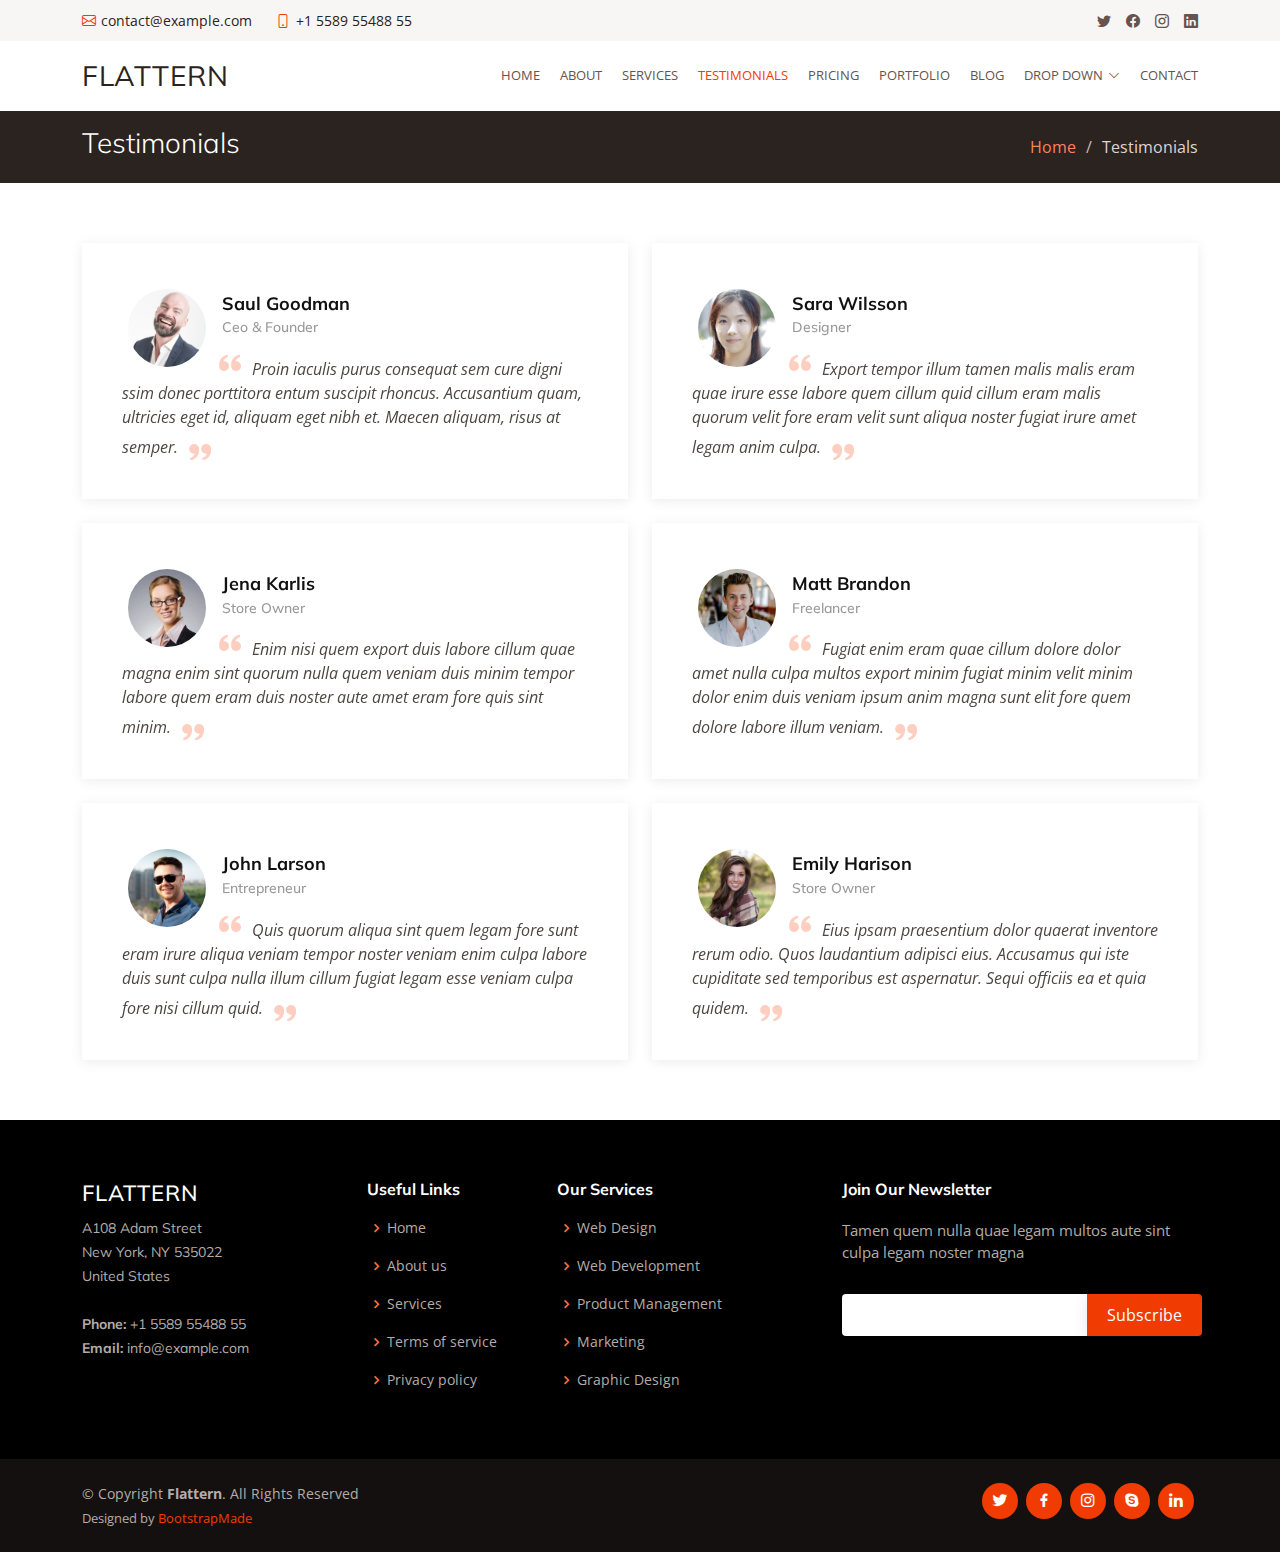
<file: Flattern/Flattern/testimonials.html>
<!DOCTYPE html>
<html lang="en">

<head>
  <meta charset="utf-8">
  <meta content="width=device-width, initial-scale=1.0" name="viewport">

  <title>Testimonials - Flattern Bootstrap Template</title>
  <meta content="" name="description">
  <meta content="" name="keywords">

  <!-- Favicons -->
  <link href="assets/img/favicon.png" rel="icon">
  <link href="assets/img/apple-touch-icon.png" rel="apple-touch-icon">

  <!-- Google Fonts -->
  <link href="https://fonts.googleapis.com/css?family=Open+Sans:300,300i,400,400i,600,600i,700,700i|Muli:300,300i,400,400i,500,500i,600,600i,700,700i|Poppins:300,300i,400,400i,500,500i,600,600i,700,700i" rel="stylesheet">

  <!-- Vendor CSS Files -->
  <link href="assets/vendor/animate.css/animate.min.css" rel="stylesheet">
  <link href="assets/vendor/aos/aos.css" rel="stylesheet">
  <link href="assets/vendor/bootstrap/css/bootstrap.min.css" rel="stylesheet">
  <link href="assets/vendor/bootstrap-icons/bootstrap-icons.css" rel="stylesheet">
  <link href="assets/vendor/boxicons/css/boxicons.min.css" rel="stylesheet">
  <link href="assets/vendor/glightbox/css/glightbox.min.css" rel="stylesheet">
  <link href="assets/vendor/swiper/swiper-bundle.min.css" rel="stylesheet">

  <!-- Template Main CSS File -->
  <link href="assets/css/style.css" rel="stylesheet">

  <!-- =======================================================
  * Template Name: Flattern - v4.6.0
  * Template URL: https://bootstrapmade.com/flattern-multipurpose-bootstrap-template/
  * Author: BootstrapMade.com
  * License: https://bootstrapmade.com/license/
  ======================================================== -->
</head>

<body>

  <!-- ======= Top Bar ======= -->
  <section id="topbar" class="d-flex align-items-center">
    <div class="container d-flex justify-content-center justify-content-md-between">
      <div class="contact-info d-flex align-items-center">
        <i class="bi bi-envelope d-flex align-items-center"><a href="mailto:contact@example.com">contact@example.com</a></i>
        <i class="bi bi-phone d-flex align-items-center ms-4"><span>+1 5589 55488 55</span></i>
      </div>
      <div class="social-links d-none d-md-flex align-items-center">
        <a href="#" class="twitter"><i class="bi bi-twitter"></i></a>
        <a href="#" class="facebook"><i class="bi bi-facebook"></i></a>
        <a href="#" class="instagram"><i class="bi bi-instagram"></i></a>
        <a href="#" class="linkedin"><i class="bi bi-linkedin"></i></i></a>
      </div>
    </div>
  </section>

  <!-- ======= Header ======= -->
  <header id="header" class="d-flex align-items-center">
    <div class="container d-flex justify-content-between">

      <div class="logo">
        <h1 class="text-light"><a href="index.html">Flattern</a></h1>
        <!-- Uncomment below if you prefer to use an image logo -->
        <!-- <a href="index.html"><img src="assets/img/logo.png" alt="" class="img-fluid"></a>-->
      </div>

      <nav id="navbar" class="navbar">
        <ul>
          <li><a href="index.html">Home</a></li>
          <li><a href="about.html">About</a></li>
          <li><a href="services.html">Services</a></li>
          <li><a class="active" href="testimonials.html">Testimonials</a></li>
          <li><a href="pricing.html">Pricing</a></li>
          <li><a href="portfolio.html">Portfolio</a></li>
          <li><a href="blog.html">Blog</a></li>
          <li class="dropdown"><a href="#"><span>Drop Down</span> <i class="bi bi-chevron-down"></i></a>
            <ul>
              <li><a href="#">Drop Down 1</a></li>
              <li class="dropdown"><a href="#"><span>Deep Drop Down</span> <i class="bi bi-chevron-right"></i></a>
                <ul>
                  <li><a href="#">Deep Drop Down 1</a></li>
                  <li><a href="#">Deep Drop Down 2</a></li>
                  <li><a href="#">Deep Drop Down 3</a></li>
                  <li><a href="#">Deep Drop Down 4</a></li>
                  <li><a href="#">Deep Drop Down 5</a></li>
                </ul>
              </li>
              <li><a href="#">Drop Down 2</a></li>
              <li><a href="#">Drop Down 3</a></li>
              <li><a href="#">Drop Down 4</a></li>
            </ul>
          </li>
          <li><a href="contact.html">Contact</a></li>
        </ul>
        <i class="bi bi-list mobile-nav-toggle"></i>
      </nav><!-- .navbar -->

    </div>
  </header><!-- End Header -->

  <main id="main">

    <!-- ======= Breadcrumbs ======= -->
    <section id="breadcrumbs" class="breadcrumbs">
      <div class="container">

        <div class="d-flex justify-content-between align-items-center">
          <h2>Testimonials</h2>
          <ol>
            <li><a href="index.html">Home</a></li>
            <li>Testimonials</li>
          </ol>
        </div>

      </div>
    </section><!-- End Breadcrumbs -->

    <!-- ======= Testimonials Section ======= -->
    <section id="testimonials" class="testimonials">
      <div class="container">

        <div class="row">

          <div class="col-lg-6" data-aos="fade-up">
            <div class="testimonial-item">
              <img src="assets/img/testimonials/testimonials-1.jpg" class="testimonial-img" alt="">
              <h3>Saul Goodman</h3>
              <h4>Ceo &amp; Founder</h4>
              <p>
                <i class="bx bxs-quote-alt-left quote-icon-left"></i>
                Proin iaculis purus consequat sem cure digni ssim donec porttitora entum suscipit rhoncus. Accusantium quam, ultricies eget id, aliquam eget nibh et. Maecen aliquam, risus at semper.
                <i class="bx bxs-quote-alt-right quote-icon-right"></i>
              </p>
            </div>
          </div>

          <div class="col-lg-6" data-aos="fade-up" data-aos-delay="100">
            <div class="testimonial-item mt-4 mt-lg-0">
              <img src="assets/img/testimonials/testimonials-2.jpg" class="testimonial-img" alt="">
              <h3>Sara Wilsson</h3>
              <h4>Designer</h4>
              <p>
                <i class="bx bxs-quote-alt-left quote-icon-left"></i>
                Export tempor illum tamen malis malis eram quae irure esse labore quem cillum quid cillum eram malis quorum velit fore eram velit sunt aliqua noster fugiat irure amet legam anim culpa.
                <i class="bx bxs-quote-alt-right quote-icon-right"></i>
              </p>
            </div>
          </div>

          <div class="col-lg-6" data-aos="fade-up" data-aos-delay="200">
            <div class="testimonial-item mt-4">
              <img src="assets/img/testimonials/testimonials-3.jpg" class="testimonial-img" alt="">
              <h3>Jena Karlis</h3>
              <h4>Store Owner</h4>
              <p>
                <i class="bx bxs-quote-alt-left quote-icon-left"></i>
                Enim nisi quem export duis labore cillum quae magna enim sint quorum nulla quem veniam duis minim tempor labore quem eram duis noster aute amet eram fore quis sint minim.
                <i class="bx bxs-quote-alt-right quote-icon-right"></i>
              </p>
            </div>
          </div>

          <div class="col-lg-6" data-aos="fade-up" data-aos-delay="300">
            <div class="testimonial-item mt-4">
              <img src="assets/img/testimonials/testimonials-4.jpg" class="testimonial-img" alt="">
              <h3>Matt Brandon</h3>
              <h4>Freelancer</h4>
              <p>
                <i class="bx bxs-quote-alt-left quote-icon-left"></i>
                Fugiat enim eram quae cillum dolore dolor amet nulla culpa multos export minim fugiat minim velit minim dolor enim duis veniam ipsum anim magna sunt elit fore quem dolore labore illum veniam.
                <i class="bx bxs-quote-alt-right quote-icon-right"></i>
              </p>
            </div>
          </div>

          <div class="col-lg-6" data-aos="fade-up" data-aos-delay="400">
            <div class="testimonial-item mt-4">
              <img src="assets/img/testimonials/testimonials-5.jpg" class="testimonial-img" alt="">
              <h3>John Larson</h3>
              <h4>Entrepreneur</h4>
              <p>
                <i class="bx bxs-quote-alt-left quote-icon-left"></i>
                Quis quorum aliqua sint quem legam fore sunt eram irure aliqua veniam tempor noster veniam enim culpa labore duis sunt culpa nulla illum cillum fugiat legam esse veniam culpa fore nisi cillum quid.
                <i class="bx bxs-quote-alt-right quote-icon-right"></i>
              </p>
            </div>
          </div>

          <div class="col-lg-6" data-aos="fade-up" data-aos-delay="500">
            <div class="testimonial-item mt-4">
              <img src="assets/img/testimonials/testimonials-6.jpg" class="testimonial-img" alt="">
              <h3>Emily Harison</h3>
              <h4>Store Owner</h4>
              <p>
                <i class="bx bxs-quote-alt-left quote-icon-left"></i>
                Eius ipsam praesentium dolor quaerat inventore rerum odio. Quos laudantium adipisci eius. Accusamus qui iste cupiditate sed temporibus est aspernatur. Sequi officiis ea et quia quidem.
                <i class="bx bxs-quote-alt-right quote-icon-right"></i>
              </p>
            </div>
          </div>

        </div>

      </div>
    </section><!-- End Testimonials Section -->

  </main><!-- End #main -->

  <!-- ======= Footer ======= -->
  <footer id="footer">

    <div class="footer-top">
      <div class="container">
        <div class="row">

          <div class="col-lg-3 col-md-6 footer-contact">
            <h3>Flattern</h3>
            <p>
              A108 Adam Street <br>
              New York, NY 535022<br>
              United States <br><br>
              <strong>Phone:</strong> +1 5589 55488 55<br>
              <strong>Email:</strong> info@example.com<br>
            </p>
          </div>

          <div class="col-lg-2 col-md-6 footer-links">
            <h4>Useful Links</h4>
            <ul>
              <li><i class="bx bx-chevron-right"></i> <a href="#">Home</a></li>
              <li><i class="bx bx-chevron-right"></i> <a href="#">About us</a></li>
              <li><i class="bx bx-chevron-right"></i> <a href="#">Services</a></li>
              <li><i class="bx bx-chevron-right"></i> <a href="#">Terms of service</a></li>
              <li><i class="bx bx-chevron-right"></i> <a href="#">Privacy policy</a></li>
            </ul>
          </div>

          <div class="col-lg-3 col-md-6 footer-links">
            <h4>Our Services</h4>
            <ul>
              <li><i class="bx bx-chevron-right"></i> <a href="#">Web Design</a></li>
              <li><i class="bx bx-chevron-right"></i> <a href="#">Web Development</a></li>
              <li><i class="bx bx-chevron-right"></i> <a href="#">Product Management</a></li>
              <li><i class="bx bx-chevron-right"></i> <a href="#">Marketing</a></li>
              <li><i class="bx bx-chevron-right"></i> <a href="#">Graphic Design</a></li>
            </ul>
          </div>

          <div class="col-lg-4 col-md-6 footer-newsletter">
            <h4>Join Our Newsletter</h4>
            <p>Tamen quem nulla quae legam multos aute sint culpa legam noster magna</p>
            <form action="" method="post">
              <input type="email" name="email"><input type="submit" value="Subscribe">
            </form>
          </div>

        </div>
      </div>
    </div>

    <div class="container d-md-flex py-4">

      <div class="me-md-auto text-center text-md-start">
        <div class="copyright">
          &copy; Copyright <strong><span>Flattern</span></strong>. All Rights Reserved
        </div>
        <div class="credits">
          <!-- All the links in the footer should remain intact. -->
          <!-- You can delete the links only if you purchased the pro version. -->
          <!-- Licensing information: https://bootstrapmade.com/license/ -->
          <!-- Purchase the pro version with working PHP/AJAX contact form: https://bootstrapmade.com/flattern-multipurpose-bootstrap-template/ -->
          Designed by <a href="https://bootstrapmade.com/">BootstrapMade</a>
        </div>
      </div>
      <div class="social-links text-center text-md-right pt-3 pt-md-0">
        <a href="#" class="twitter"><i class="bx bxl-twitter"></i></a>
        <a href="#" class="facebook"><i class="bx bxl-facebook"></i></a>
        <a href="#" class="instagram"><i class="bx bxl-instagram"></i></a>
        <a href="#" class="google-plus"><i class="bx bxl-skype"></i></a>
        <a href="#" class="linkedin"><i class="bx bxl-linkedin"></i></a>
      </div>
    </div>
  </footer><!-- End Footer -->

  <a href="#" class="back-to-top d-flex align-items-center justify-content-center"><i class="bi bi-arrow-up-short"></i></a>

  <!-- Vendor JS Files -->
  <script src="assets/vendor/aos/aos.js"></script>
  <script src="assets/vendor/bootstrap/js/bootstrap.bundle.min.js"></script>
  <script src="assets/vendor/glightbox/js/glightbox.min.js"></script>
  <script src="assets/vendor/isotope-layout/isotope.pkgd.min.js"></script>
  <script src="assets/vendor/php-email-form/validate.js"></script>
  <script src="assets/vendor/swiper/swiper-bundle.min.js"></script>
  <script src="assets/vendor/waypoints/noframework.waypoints.js"></script>

  <!-- Template Main JS File -->
  <script src="assets/js/main.js"></script>

</body>

</html>
</file>
<file: style.css>
*{
    margin: 0;
    padding: 0;
}
.container{
    height: 100vh;
    width: 100;
    background-image: url(images/background.png);
    background-position: center;
    background-size: cover;
    padding-left: 5%;
    box-sizing: border-box;
    position: relative;
}
.navbar{
    width: 100%;
    height: 15vh;
    margin: auto;
    display: flex;
    align-items: center;
}
.logo{
    width: 160px;
    cursor: pointer;
}
.card{
    width: 40px;
    cursor: pointer;
}
.nav{
    flex: 1;
    padding-left: 60%;
}
.nav ul li{
    display: inline-block;
    list-style: none;
    margin: 0px 20px;
}
.nav ul li{
    text-decoration: none;
    color:#333;
    
}
.content h1{
    font-size: 60px;
    font-weight: 100;
    margin-top: 24px;
    margin-bottom: 15px;
    color: #232d60;
}
.content p{
    font-size: 20px;
    color:#6a7199;
}
.content{
    margin-left:10% ;
    margin-top: 10% ;
}
.content .btn{
display: inline-block;
background: linear-gradient(45deg,#87adfe,#ff77cd);
border-radius: 6px;
padding: 10px 20px;
box-sizing: border-box;
text-decoration: none;
color:#fff;
box-shadow: 3px 8px 22px rgba(94,28,68,0,15);
}
.arrow-icons{
    margin-top: 40px;
    display: flex;

}
.arrow-icons img{
    width: 40px;
    margin-right: 25;
}
.feature-img{
    height: 90%;
    position: absolute;
    bottom: 0;
    right: 160px;

}
</file>
<file: Flattern/Flattern/assets/css/style.css>
/**
* Template Name: Flattern - v4.6.0
* Template URL: https://bootstrapmade.com/flattern-multipurpose-bootstrap-template/
* Author: BootstrapMade.com
* License: https://bootstrapmade.com/license/
*/

/*--------------------------------------------------------------
# General
--------------------------------------------------------------*/
body {
  font-family: "Open Sans", sans-serif;
  color: #4d4643;
}

a {
  color: #f03c02;
  text-decoration: none;
}

a:hover {
  color: #fd5c28;
  text-decoration: none;
}

h1, h2, h3, h4, h5, h6 {
  font-family: "Muli", sans-serif;
}

/*--------------------------------------------------------------
# Back to top button
--------------------------------------------------------------*/
.back-to-top {
  position: fixed;
  visibility: hidden;
  opacity: 0;
  right: 15px;
  bottom: 15px;
  z-index: 996;
  background: #f03c02;
  width: 40px;
  height: 40px;
  border-radius: 4px;
  transition: all 0.4s;
}
.back-to-top i {
  font-size: 28px;
  color: #fff;
  line-height: 0;
}
.back-to-top:hover {
  background: #fd541e;
  color: #fff;
}
.back-to-top.active {
  visibility: visible;
  opacity: 1;
}

/*--------------------------------------------------------------
# Disable AOS delay on mobile
--------------------------------------------------------------*/
@media screen and (max-width: 768px) {
  [data-aos-delay] {
    transition-delay: 0 !important;
  }
}
/*--------------------------------------------------------------
# Top Bar
--------------------------------------------------------------*/
#topbar {
  background: #f8f6f5;
  padding: 10px 0;
  font-size: 14px;
}
#topbar .contact-info i {
  font-style: normal;
  color: #f03c02;
}
#topbar .contact-info i a, #topbar .contact-info i span {
  padding-left: 5px;
  color: #2b2320;
}
#topbar .contact-info i a {
  line-height: 0;
  transition: 0.3s;
}
#topbar .contact-info i a:hover {
  color: #f03c02;
}
#topbar .social-links a {
  color: #65534c;
  line-height: 0;
  transition: 0.3s;
  margin-left: 15px;
}
#topbar .social-links a:hover {
  color: #f03c02;
}

/*--------------------------------------------------------------
# Header
--------------------------------------------------------------*/
#header {
  height: 70px;
  transition: all 0.5s;
  z-index: 997;
  transition: all 0.5s;
  background: #fff;
}
#header.fixed-top {
  box-shadow: 0px 0px 20px 0px rgba(0, 0, 0, 0.1);
}
#header .logo h1 {
  font-size: 28px;
  margin: 0;
  padding: 10px 0;
  line-height: 1;
  font-weight: 400;
  letter-spacing: 1px;
  text-transform: uppercase;
}
#header .logo h1 a, #header .logo h1 a:hover {
  color: #2b2320;
  text-decoration: none;
}
#header .logo img {
  padding: 0;
  margin: 0;
  max-height: 40px;
}

.scrolled-offset {
  margin-top: 70px;
}

/*--------------------------------------------------------------
# Navigation Menu
--------------------------------------------------------------*/
/**
* Desktop Navigation 
*/
.navbar {
  padding: 0;
}
.navbar ul {
  margin: 0;
  padding: 0;
  display: flex;
  list-style: none;
  align-items: center;
}
.navbar li {
  position: relative;
}
.navbar a, .navbar a:focus {
  display: flex;
  align-items: center;
  justify-content: space-between;
  padding: 10px 0 10px 20px;
  font-size: 13px;
  color: #65534c;
  white-space: nowrap;
  text-transform: uppercase;
  transition: 0.3s;
}
.navbar a i, .navbar a:focus i {
  font-size: 12px;
  line-height: 0;
  margin-left: 5px;
}
.navbar a:hover, .navbar .active, .navbar .active:focus, .navbar li:hover > a {
  color: #f03c02;
}
.navbar .getstarted, .navbar .getstarted:focus {
  background: #f03c02;
  padding: 8px 20px;
  margin-left: 30px;
  border-radius: 4px;
  color: #fff;
}
.navbar .getstarted:hover, .navbar .getstarted:focus:hover {
  color: #fff;
  background: #fd490f;
}
.navbar .dropdown ul {
  display: block;
  position: absolute;
  left: 14px;
  top: calc(100% + 30px);
  margin: 0;
  padding: 10px 0;
  z-index: 99;
  opacity: 0;
  visibility: hidden;
  background: #fff;
  box-shadow: 0px 0px 30px rgba(127, 137, 161, 0.25);
  transition: 0.3s;
}
.navbar .dropdown ul li {
  min-width: 200px;
}
.navbar .dropdown ul a {
  padding: 10px 20px;
  font-size: 13px;
  text-transform: none;
  font-weight: 500;
  color: #581601;
}
.navbar .dropdown ul a i {
  font-size: 12px;
}
.navbar .dropdown ul a:hover, .navbar .dropdown ul .active:hover, .navbar .dropdown ul li:hover > a {
  color: #f03c02;
}
.navbar .dropdown:hover > ul {
  opacity: 1;
  top: 100%;
  visibility: visible;
}
.navbar .dropdown .dropdown ul {
  top: 0;
  left: calc(100% - 30px);
  visibility: hidden;
}
.navbar .dropdown .dropdown:hover > ul {
  opacity: 1;
  top: 0;
  left: 100%;
  visibility: visible;
}
@media (max-width: 1366px) {
  .navbar .dropdown .dropdown ul {
    left: -90%;
  }
  .navbar .dropdown .dropdown:hover > ul {
    left: -100%;
  }
}

/**
* Mobile Navigation 
*/
.mobile-nav-toggle {
  color: #2b2320;
  font-size: 28px;
  cursor: pointer;
  display: none;
  line-height: 0;
  transition: 0.5s;
}
.mobile-nav-toggle.bi-x {
  color: #fff;
}

@media (max-width: 991px) {
  .mobile-nav-toggle {
    display: block;
  }

  .navbar ul {
    display: none;
  }
}
.navbar-mobile {
  position: fixed;
  overflow: hidden;
  top: 0;
  right: 0;
  left: 0;
  bottom: 0;
  background: rgba(14, 11, 10, 0.9);
  transition: 0.3s;
  z-index: 999;
}
.navbar-mobile .mobile-nav-toggle {
  position: absolute;
  top: 15px;
  right: 15px;
}
.navbar-mobile ul {
  display: block;
  position: absolute;
  top: 55px;
  right: 15px;
  bottom: 15px;
  left: 15px;
  padding: 10px 0;
  background-color: #fff;
  overflow-y: auto;
  transition: 0.3s;
}
.navbar-mobile a, .navbar-mobile a:focus {
  padding: 10px 20px;
  font-size: 15px;
  color: #581601;
}
.navbar-mobile a:hover, .navbar-mobile .active, .navbar-mobile li:hover > a {
  color: #f03c02;
}
.navbar-mobile .getstarted, .navbar-mobile .getstarted:focus {
  margin: 15px;
}
.navbar-mobile .dropdown ul {
  position: static;
  display: none;
  margin: 10px 20px;
  padding: 10px 0;
  z-index: 99;
  opacity: 1;
  visibility: visible;
  background: #fff;
  box-shadow: 0px 0px 30px rgba(127, 137, 161, 0.25);
}
.navbar-mobile .dropdown ul li {
  min-width: 200px;
}
.navbar-mobile .dropdown ul a {
  padding: 10px 20px;
}
.navbar-mobile .dropdown ul a i {
  font-size: 12px;
}
.navbar-mobile .dropdown ul a:hover, .navbar-mobile .dropdown ul .active:hover, .navbar-mobile .dropdown ul li:hover > a {
  color: #f03c02;
}
.navbar-mobile .dropdown > .dropdown-active {
  display: block;
}

/*--------------------------------------------------------------
# Hero Section
--------------------------------------------------------------*/
#hero {
  width: 100%;
  height: 70vh;
  overflow: hidden;
  position: relative;
  padding: 0;
}
#hero .carousel, #hero .carousel-inner, #hero .carousel-item, #hero .carousel-item::before {
  background-size: cover;
  background-position: center;
  background-repeat: no-repeat;
  position: absolute;
  top: 0;
  right: 0;
  left: 0;
  bottom: 0;
}
#hero .carousel-container {
  display: flex;
  align-items: flex-end;
  justify-content: center;
  position: absolute;
  bottom: 60px;
  top: 110px;
  left: 50px;
  right: 50px;
}
#hero .carousel-content {
  background: rgba(28, 23, 21, 0.7);
  padding: 20px;
  color: #fff;
  -webkit-animation-duration: 0.5s;
  animation-duration: 0.5s;
  border-top: 5px solid #f03c02;
}
#hero .carousel-content h2 {
  color: #fff;
  margin-bottom: 30px;
  font-size: 28px;
  font-weight: 700;
}
#hero .btn-get-started {
  font-family: "Muli", sans-serif;
  font-weight: 500;
  font-size: 14px;
  letter-spacing: 1px;
  display: inline-block;
  padding: 12px 32px;
  border-radius: 4px;
  transition: 0.5s;
  line-height: 1;
  margin: 10px;
  color: #fff;
  -webkit-animation-delay: 0.8s;
  animation-delay: 0.8s;
  border: 2px solid #f03c02;
}
#hero .btn-get-started:hover {
  background: #f03c02;
  color: #fff;
  text-decoration: none;
}
#hero .carousel-inner .carousel-item {
  transition-property: opacity;
}
#hero .carousel-inner .carousel-item,
#hero .carousel-inner .active.carousel-item-start,
#hero .carousel-inner .active.carousel-item-end {
  opacity: 0;
}
#hero .carousel-inner .active,
#hero .carousel-inner .carousel-item-next.carousel-item-start,
#hero .carousel-inner .carousel-item-prev.carousel-item-end {
  opacity: 1;
  transition: 0.5s;
}
#hero .carousel-inner .carousel-item-next,
#hero .carousel-inner .carousel-item-prev,
#hero .carousel-inner .active.carousel-item-start,
#hero .carousel-inner .active.carousel-item-end {
  left: 0;
  transform: translate3d(0, 0, 0);
}
#hero .carousel-control-prev, #hero .carousel-control-next {
  width: 10%;
}
#hero .carousel-control-next-icon, #hero .carousel-control-prev-icon {
  background: none;
  font-size: 48px;
  line-height: 1;
  width: auto;
  height: auto;
}
#hero .carousel-indicators li {
  cursor: pointer;
}
@media (min-width: 1024px) {
  #hero .carousel-content {
    width: 60%;
  }
  #hero .carousel-control-prev, #hero .carousel-control-next {
    width: 5%;
  }
}
@media (max-width: 992px) {
  #hero {
    height: calc(100vh - 70px);
  }
  #hero .carousel-content h2 {
    margin-bottom: 15px;
    font-size: 22px;
  }
  #hero .carousel-content p {
    font-size: 15px;
  }
}
@media (max-height: 500px) {
  #hero {
    height: 120vh;
  }
}

/*--------------------------------------------------------------
# Sections General
--------------------------------------------------------------*/
section {
  padding: 60px 0;
  overflow: hidden;
}

.section-bg {
  background-color: #f6f3f2;
}

.section-title {
  padding-bottom: 30px;
  text-align: center;
}
.section-title h2 {
  font-size: 28px;
  font-weight: 300;
  margin-bottom: 20px;
  padding-bottom: 0;
  color: #65534c;
}
.section-title h2 strong {
  font-weight: 700;
}
.section-title p {
  margin-bottom: 0;
}

/*--------------------------------------------------------------
# Breadcrumbs
--------------------------------------------------------------*/
.breadcrumbs {
  padding: 15px 0;
  background: #2b2320;
  min-height: 40px;
}
.breadcrumbs h2 {
  font-size: 28px;
  font-weight: 300;
  color: #fff;
}
.breadcrumbs ol {
  display: flex;
  flex-wrap: wrap;
  list-style: none;
  padding: 0;
  margin: 0;
  color: #ded5d2;
}
.breadcrumbs ol a {
  color: #fe825a;
}
.breadcrumbs ol li + li {
  padding-left: 10px;
}
.breadcrumbs ol li + li::before {
  display: inline-block;
  padding-right: 10px;
  color: #c8bab5;
  content: "/";
}
@media (max-width: 768px) {
  .breadcrumbs .d-flex {
    display: block !important;
  }
  .breadcrumbs ol {
    display: block;
  }
  .breadcrumbs ol li {
    display: inline-block;
  }
}

/*--------------------------------------------------------------
# Cta
--------------------------------------------------------------*/
.cta {
  background: #f3f1f0;
  padding: 60px 0;
  color: #574741;
}
.cta h3 {
  font-size: 28px;
  font-weight: 700;
}
.cta h3 span {
  color: #f03c02;
}
.cta p {
  padding: 0;
  margin: 0;
}
.cta .cta-btn {
  font-family: "Poppins", sans-serif;
  text-transform: uppercase;
  font-weight: 500;
  font-size: 14px;
  letter-spacing: 1px;
  display: inline-block;
  padding: 10px 25px;
  border-radius: 2px;
  transition: 0.4s;
  margin: 10px;
  border-radius: 4px;
  border: 2px solid #f03c02;
  color: #f03c02;
  background: #fff;
}
.cta .cta-btn:hover {
  background: #f03c02;
  color: #fff;
}
@media (max-width: 1024px) {
  .cta {
    background-attachment: scroll;
  }
}
@media (min-width: 769px) {
  .cta .cta-btn-container {
    display: flex;
    align-items: center;
    justify-content: flex-end;
  }
}

/*--------------------------------------------------------------
# Services
--------------------------------------------------------------*/
.services .icon-box {
  padding: 50px 20px;
  margin-top: 35px;
  margin-bottom: 25px;
  text-align: center;
  border: 1px solid #ebe6e4;
  height: 200px;
  position: relative;
  background: #faf9f8;
}
.services .icon {
  position: absolute;
  top: -36px;
  left: calc(50% - 36px);
  transition: 0.2s;
  border-radius: 50%;
  border: 6px solid #fff;
  display: flex;
  justify-content: center;
  align-items: center;
  text-align: center;
  width: 72px;
  height: 72px;
  background: #f03c02;
}
.services .icon i {
  color: #fff;
  font-size: 24px;
  line-height: 0;
}
.services .title {
  font-weight: 700;
  margin-bottom: 15px;
  font-size: 18px;
  text-transform: uppercase;
}
.services .title a {
  color: #343a40;
}
.services .icon-box:hover .icon {
  background: #fff;
  border: 2px solid #f03c02;
}
.services .icon-box:hover .icon i {
  color: #f03c02;
}
.services .icon-box:hover .title a {
  color: #f03c02;
}
.services .description {
  line-height: 24px;
  font-size: 14px;
}

/*--------------------------------------------------------------
# Portfolio
--------------------------------------------------------------*/
.portfolio #portfolio-flters {
  padding: 0;
  margin: 0 auto 50px auto;
  list-style: none;
  text-align: center;
}
.portfolio #portfolio-flters li {
  cursor: pointer;
  display: inline-block;
  padding: 8px 20px 10px 20px;
  font-size: 14px;
  font-weight: 400;
  line-height: 1;
  text-transform: uppercase;
  color: #4d4643;
  transition: all 0.3s;
  border-radius: 50px;
}
.portfolio #portfolio-flters li:hover, .portfolio #portfolio-flters li.filter-active {
  color: #fff;
  background: #f03c02;
}
.portfolio #portfolio-flters li:last-child {
  margin-right: 0;
}
.portfolio .portfolio-item {
  margin-bottom: 30px;
}
.portfolio .portfolio-item .portfolio-info {
  opacity: 0;
  position: absolute;
  left: 30px;
  right: 30px;
  bottom: 0;
  z-index: 3;
  transition: all ease-in-out 0.3s;
  background: rgba(255, 255, 255, 0.9);
  padding: 15px;
}
.portfolio .portfolio-item .portfolio-info h4 {
  font-size: 18px;
  color: #fff;
  font-weight: 600;
  color: #2b2320;
}
.portfolio .portfolio-item .portfolio-info p {
  color: #65534c;
  font-size: 14px;
  margin-bottom: 0;
}
.portfolio .portfolio-item .portfolio-info .preview-link, .portfolio .portfolio-item .portfolio-info .details-link {
  position: absolute;
  right: 40px;
  font-size: 24px;
  top: calc(50% - 18px);
  color: #483b36;
}
.portfolio .portfolio-item .portfolio-info .preview-link:hover, .portfolio .portfolio-item .portfolio-info .details-link:hover {
  color: #f03c02;
}
.portfolio .portfolio-item .portfolio-info .details-link {
  right: 10px;
}
.portfolio .portfolio-item .portfolio-links {
  opacity: 0;
  left: 0;
  right: 0;
  text-align: center;
  z-index: 3;
  position: absolute;
  transition: all ease-in-out 0.3s;
}
.portfolio .portfolio-item .portfolio-links a {
  color: #fff;
  margin: 0 2px;
  font-size: 28px;
  display: inline-block;
  transition: 0.3s;
}
.portfolio .portfolio-item .portfolio-links a:hover {
  color: #fe825a;
}
.portfolio .portfolio-item:hover .portfolio-info {
  opacity: 1;
  bottom: 20px;
}

/*--------------------------------------------------------------
# Portfolio Details
--------------------------------------------------------------*/
.portfolio-details {
  padding-top: 40px;
}
.portfolio-details .portfolio-details-slider img {
  width: 100%;
}
.portfolio-details .portfolio-details-slider .swiper-pagination {
  margin-top: 20px;
  position: relative;
}
.portfolio-details .portfolio-details-slider .swiper-pagination .swiper-pagination-bullet {
  width: 12px;
  height: 12px;
  background-color: #fff;
  opacity: 1;
  border: 1px solid #f03c02;
}
.portfolio-details .portfolio-details-slider .swiper-pagination .swiper-pagination-bullet-active {
  background-color: #f03c02;
}
.portfolio-details .portfolio-info {
  padding: 30px;
  box-shadow: 0px 0 30px rgba(43, 35, 32, 0.08);
}
.portfolio-details .portfolio-info h3 {
  font-size: 22px;
  font-weight: 700;
  margin-bottom: 20px;
  padding-bottom: 20px;
  border-bottom: 1px solid #eee;
}
.portfolio-details .portfolio-info ul {
  list-style: none;
  padding: 0;
  font-size: 15px;
}
.portfolio-details .portfolio-info ul li + li {
  margin-top: 10px;
}
.portfolio-details .portfolio-description {
  padding-top: 30px;
}
.portfolio-details .portfolio-description h2 {
  font-size: 26px;
  font-weight: 700;
  margin-bottom: 20px;
}
.portfolio-details .portfolio-description p {
  padding: 0;
}

/*--------------------------------------------------------------
# Clients
--------------------------------------------------------------*/
.clients .clients-wrap {
  border-top: 1px solid #f1eeed;
  border-left: 1px solid #f1eeed;
}
.clients .client-logo {
  padding: 20px;
  display: flex;
  justify-content: center;
  align-items: center;
  border-right: 1px solid #f1eeed;
  border-bottom: 1px solid #f1eeed;
  overflow: hidden;
  background: #fff;
  height: 100px;
}
.clients .client-logo img {
  transition: all 0.3s ease-in-out;
  height: 36px;
  filter: grayscale(100%);
}
.clients .client-logo:hover img {
  filter: none;
  transform: scale(1.1);
}

/*--------------------------------------------------------------
# About Us
--------------------------------------------------------------*/
.about-us .content {
  padding: 30px 0;
}
.about-us .content h3 {
  font-weight: 700;
  font-size: 34px;
}
.about-us .content p {
  margin-bottom: 0;
}
.about-us .content .icon-box {
  margin-top: 25px;
}
.about-us .content .icon-box h4 {
  font-size: 20px;
  font-weight: 700;
  margin: 5px 0 10px 60px;
}
.about-us .content .icon-box i {
  font-size: 48px;
  float: left;
  color: #f03c02;
}
.about-us .content .icon-box p {
  font-size: 15px;
  color: #90847f;
  margin-left: 60px;
}
.about-us .image {
  background: url("../img/about.jpg") center center no-repeat;
  background-size: cover;
  min-height: 400px;
}
@media (max-width: 991px) {
  .about-us .image {
    text-align: center;
  }
  .about-us .image img {
    max-width: 80%;
  }
}
@media (max-width: 667px) {
  .about-us .image img {
    max-width: 100%;
  }
}

/*--------------------------------------------------------------
# Our Team
--------------------------------------------------------------*/
.team .member {
  margin-bottom: 20px;
  overflow: hidden;
  text-align: center;
  border-radius: 5px;
  background: #fff;
  box-shadow: 0px 2px 15px rgba(0, 0, 0, 0.1);
}
.team .member .member-img {
  position: relative;
  overflow: hidden;
}
.team .member .social {
  position: absolute;
  left: 0;
  bottom: 0;
  right: 0;
  height: 40px;
  opacity: 0;
  transition: ease-in-out 0.3s;
  background: rgba(255, 255, 255, 0.85);
  display: flex;
  align-items: center;
  justify-content: center;
}
.team .member .social a {
  transition: color 0.3s;
  color: #2b2320;
  margin: 0 10px;
  display: inline-flex;
  align-items: center;
  justify-content: center;
}
.team .member .social a:hover {
  color: #f03c02;
}
.team .member .social i {
  font-size: 18px;
  line-height: 0;
}
.team .member .member-info {
  padding: 25px 15px;
}
.team .member .member-info h4 {
  font-weight: 700;
  margin-bottom: 5px;
  font-size: 18px;
  color: #2b2320;
}
.team .member .member-info span {
  display: block;
  font-size: 13px;
  font-weight: 400;
  color: #b4aca8;
}
.team .member .member-info p {
  font-style: italic;
  font-size: 14px;
  line-height: 26px;
  color: #847872;
}
.team .member:hover .social {
  opacity: 1;
}

/*--------------------------------------------------------------
# Our Skills
--------------------------------------------------------------*/
.skills .progress {
  height: 50px;
  display: block;
  background: none;
}
.skills .progress .skill {
  padding: 0;
  margin: 0 0 6px 0;
  text-transform: uppercase;
  display: block;
  font-weight: 600;
  font-family: "Poppins", sans-serif;
  color: #2b2320;
}
.skills .progress .skill .val {
  float: right;
  font-style: normal;
}
.skills .progress-bar-wrap {
  background: #ded5d2;
}
.skills .progress-bar {
  width: 1px;
  height: 10px;
  transition: 0.9s;
  background-color: #f03c02;
}

/*--------------------------------------------------------------
# Features
--------------------------------------------------------------*/
.features {
  padding-top: 0;
}
.features .nav-tabs {
  border: 0;
}
.features .nav-link {
  border: 0;
  padding: 25px 20px;
  transition: 0.3s;
  color: #2b2320;
}
.features .nav-link:hover {
  color: #f03c02;
}
.features .nav-link h4 {
  font-size: 18px;
  font-weight: 600;
}
.features .nav-link p {
  font-size: 14px;
  margin-bottom: 0;
}
.features .nav-link.active {
  box-shadow: 0px 0 15px rgba(0, 0, 0, 0.12);
  color: #f03c02;
}
.features .tab-pane.active {
  -webkit-animation: slide-down 0.5s ease-out;
  animation: slide-down 0.5s ease-out;
}
@-webkit-keyframes slide-down {
  0% {
    opacity: 0;
  }
  100% {
    opacity: 1;
  }
}
@keyframes slide-down {
  0% {
    opacity: 0;
  }
  100% {
    opacity: 1;
  }
}

/*--------------------------------------------------------------
# Pricing
--------------------------------------------------------------*/
.pricing .box {
  padding: 20px;
  background: #f3f1f0;
  text-align: center;
  border-radius: 8px;
  position: relative;
  overflow: hidden;
}
.pricing h3 {
  font-weight: 400;
  padding: 15px;
  font-size: 18px;
  text-transform: uppercase;
  font-weight: 600;
  color: #2b2320;
}
.pricing h4 {
  font-size: 42px;
  color: #f03c02;
  font-weight: 500;
  font-family: "Open Sans", sans-serif;
  margin-bottom: 20px;
}
.pricing h4 sup {
  font-size: 20px;
  top: -15px;
  left: -3px;
}
.pricing h4 span {
  color: #bababa;
  font-size: 16px;
  font-weight: 300;
}
.pricing ul {
  padding: 0;
  list-style: none;
  color: #2b2320;
  text-align: center;
  line-height: 20px;
  font-size: 14px;
}
.pricing ul li {
  padding-bottom: 16px;
}
.pricing ul .na {
  color: #ccc;
  text-decoration: line-through;
}
.pricing .btn-wrap {
  padding: 15px;
  text-align: center;
}
.pricing .btn-buy {
  color: #9c847b;
  border: 2px solid #e9e3e1;
  display: inline-block;
  padding: 10px 40px 12px 40px;
  border-radius: 4px;
  transition: none;
  font-size: 14px;
  font-weight: 400;
  font-family: "Muli", sans-serif;
  font-weight: 600;
  transition: 0.3s;
}
.pricing .btn-buy:hover {
  color: #f03c02;
  border-color: #f03c02;
}
.pricing .featured {
  background: #fd5c28;
  box-shadow: none;
}
.pricing .featured h3, .pricing .featured h4, .pricing .featured h4 span, .pricing .featured ul, .pricing .featured ul .na {
  color: #fff;
}
.pricing .featured .btn-wrap {
  padding: 15px;
  text-align: center;
}
.pricing .featured .btn-buy {
  color: #fff;
  border-color: rgba(255, 255, 255, 0.5);
}
.pricing .featured .btn-buy:hover {
  color: #f03c02;
  background: #fff;
  border-color: #fff;
}

/*--------------------------------------------------------------
# Cta Pricing
--------------------------------------------------------------*/
.cta-pricing {
  background: #f3f1f0;
  color: #65534c;
}
.cta-pricing h3 {
  font-size: 28px;
  font-weight: 700;
}
.cta-pricing .cta-btn {
  font-family: "Poppins", sans-serif;
  text-transform: uppercase;
  font-weight: 500;
  font-size: 14px;
  letter-spacing: 1px;
  display: inline-block;
  padding: 10px 25px;
  border-radius: 2px;
  transition: 0.4s;
  margin: 10px;
  border-radius: 4px;
  border: 2px solid #f03c02;
  color: #f03c02;
  background: #fff;
}
.cta-pricing .cta-btn:hover {
  background: #f03c02;
  color: #fff;
}

/*--------------------------------------------------------------
# Testimonials
--------------------------------------------------------------*/
.testimonials .testimonials-carousel, .testimonials .testimonials-slider {
  overflow: hidden;
}
.testimonials .testimonial-item {
  box-sizing: content-box;
  padding: 40px;
  box-shadow: 0px 2px 12px rgba(0, 0, 0, 0.08);
  position: relative;
  background: #fff;
}
.testimonials .testimonial-item .testimonial-img {
  width: 90px;
  border-radius: 50px;
  border: 6px solid #fff;
  float: left;
  margin: 0 10px 0 0;
}
.testimonials .testimonial-item h3 {
  font-size: 18px;
  font-weight: bold;
  margin: 10px 0 5px 0;
  color: #111;
}
.testimonials .testimonial-item h4 {
  font-size: 14px;
  color: #999;
  margin: 0;
}
.testimonials .testimonial-item .quote-icon-left, .testimonials .testimonial-item .quote-icon-right {
  color: #fecfc0;
  font-size: 26px;
}
.testimonials .testimonial-item .quote-icon-left {
  display: inline-block;
  left: -5px;
  position: relative;
}
.testimonials .testimonial-item .quote-icon-right {
  display: inline-block;
  right: -5px;
  position: relative;
  top: 10px;
}
.testimonials .testimonial-item p {
  font-style: italic;
  margin: 15px 0 0 0;
  padding: 0;
}

/*--------------------------------------------------------------
# Contact
--------------------------------------------------------------*/
.contact .info-wrap {
  box-shadow: 0px 2px 15px rgba(0, 0, 0, 0.1);
  padding: 30px;
}
.contact .info {
  background: #fff;
}
.contact .info i {
  font-size: 20px;
  color: #f03c02;
  float: left;
  width: 44px;
  height: 44px;
  background: #ffeee8;
  display: flex;
  justify-content: center;
  align-items: center;
  border-radius: 50px;
  transition: all 0.3s ease-in-out;
}
.contact .info h4 {
  padding: 0 0 0 60px;
  font-size: 22px;
  font-weight: 600;
  margin-bottom: 5px;
  color: #2b2320;
}
.contact .info p {
  padding: 0 0 0 60px;
  margin-bottom: 0;
  font-size: 14px;
  color: #65534c;
}
.contact .info:hover i {
  background: #f03c02;
  color: #fff;
}
.contact .php-email-form {
  width: 100%;
  box-shadow: 0 0 24px 0 rgba(0, 0, 0, 0.12);
  padding: 30px;
  background: #fff;
}
.contact .php-email-form .form-group {
  padding-bottom: 8px;
}
.contact .php-email-form .error-message {
  display: none;
  color: #fff;
  background: #ed3c0d;
  text-align: left;
  padding: 15px;
  font-weight: 600;
}
.contact .php-email-form .error-message br + br {
  margin-top: 25px;
}
.contact .php-email-form .sent-message {
  display: none;
  color: #fff;
  background: #18d26e;
  text-align: center;
  padding: 15px;
  font-weight: 600;
}
.contact .php-email-form .loading {
  display: none;
  background: #fff;
  text-align: center;
  padding: 15px;
}
.contact .php-email-form .loading:before {
  content: "";
  display: inline-block;
  border-radius: 50%;
  width: 24px;
  height: 24px;
  margin: 0 10px -6px 0;
  border: 3px solid #18d26e;
  border-top-color: #eee;
  -webkit-animation: animate-loading 1s linear infinite;
  animation: animate-loading 1s linear infinite;
}
.contact .php-email-form input, .contact .php-email-form textarea {
  border-radius: 0;
  box-shadow: none;
  font-size: 14px;
}
.contact .php-email-form input {
  height: 44px;
}
.contact .php-email-form textarea {
  padding: 10px 12px;
}
.contact .php-email-form button[type=submit] {
  background: #f03c02;
  border: 0;
  padding: 10px 24px;
  color: #fff;
  transition: 0.4s;
  border-radius: 4px;
}
.contact .php-email-form button[type=submit]:hover {
  background: #fd5c28;
}
@-webkit-keyframes animate-loading {
  0% {
    transform: rotate(0deg);
  }
  100% {
    transform: rotate(360deg);
  }
}
@keyframes animate-loading {
  0% {
    transform: rotate(0deg);
  }
  100% {
    transform: rotate(360deg);
  }
}

/*--------------------------------------------------------------
# Blog
--------------------------------------------------------------*/
.blog {
  padding: 40px 0 20px 0;
}
.blog .entry {
  padding: 30px;
  margin-bottom: 60px;
  box-shadow: 0 4px 16px rgba(0, 0, 0, 0.1);
}
.blog .entry .entry-img {
  max-height: 440px;
  margin: -30px -30px 20px -30px;
  overflow: hidden;
}
.blog .entry .entry-title {
  font-size: 28px;
  font-weight: bold;
  padding: 0;
  margin: 0 0 20px 0;
}
.blog .entry .entry-title a {
  color: #2b2320;
  transition: 0.3s;
}
.blog .entry .entry-title a:hover {
  color: #f03c02;
}
.blog .entry .entry-meta {
  margin-bottom: 15px;
  color: #9c847b;
}
.blog .entry .entry-meta ul {
  display: flex;
  flex-wrap: wrap;
  list-style: none;
  align-items: center;
  padding: 0;
  margin: 0;
}
.blog .entry .entry-meta ul li + li {
  padding-left: 20px;
}
.blog .entry .entry-meta i {
  font-size: 16px;
  margin-right: 8px;
  line-height: 0;
}
.blog .entry .entry-meta a {
  color: #847872;
  font-size: 14px;
  display: inline-block;
  line-height: 1;
}
.blog .entry .entry-content p {
  line-height: 24px;
}
.blog .entry .entry-content .read-more {
  -moz-text-align-last: right;
  text-align-last: right;
}
.blog .entry .entry-content .read-more a {
  display: inline-block;
  background: #f03c02;
  color: #fff;
  padding: 6px 20px;
  transition: 0.3s;
  font-size: 14px;
  border-radius: 4px;
}
.blog .entry .entry-content .read-more a:hover {
  background: #fd490f;
}
.blog .entry .entry-content h3 {
  font-size: 22px;
  margin-top: 30px;
  font-weight: bold;
}
.blog .entry .entry-content blockquote {
  overflow: hidden;
  background-color: #fafafa;
  padding: 60px;
  position: relative;
  text-align: center;
  margin: 20px 0;
}
.blog .entry .entry-content blockquote p {
  color: #4d4643;
  line-height: 1.6;
  margin-bottom: 0;
  font-style: italic;
  font-weight: 500;
  font-size: 22px;
}
.blog .entry .entry-content blockquote::after {
  content: "";
  position: absolute;
  left: 0;
  top: 0;
  bottom: 0;
  width: 3px;
  background-color: #2b2320;
  margin-top: 20px;
  margin-bottom: 20px;
}
.blog .entry .entry-footer {
  padding-top: 10px;
  border-top: 1px solid #e6e6e6;
}
.blog .entry .entry-footer i {
  color: #836a61;
  display: inline;
}
.blog .entry .entry-footer a {
  color: #3a2f2b;
  transition: 0.3s;
}
.blog .entry .entry-footer a:hover {
  color: #f03c02;
}
.blog .entry .entry-footer .cats {
  list-style: none;
  display: inline;
  padding: 0 20px 0 0;
  font-size: 14px;
}
.blog .entry .entry-footer .cats li {
  display: inline-block;
}
.blog .entry .entry-footer .tags {
  list-style: none;
  display: inline;
  padding: 0;
  font-size: 14px;
}
.blog .entry .entry-footer .tags li {
  display: inline-block;
}
.blog .entry .entry-footer .tags li + li::before {
  padding-right: 6px;
  color: #6c757d;
  content: ",";
}
.blog .entry .entry-footer .share {
  font-size: 16px;
}
.blog .entry .entry-footer .share i {
  padding-left: 5px;
}
.blog .entry-single {
  margin-bottom: 30px;
}
.blog .blog-author {
  padding: 20px;
  margin-bottom: 30px;
  box-shadow: 0 4px 16px rgba(0, 0, 0, 0.1);
}
.blog .blog-author img {
  width: 120px;
  margin-right: 20px;
}
.blog .blog-author h4 {
  font-weight: 600;
  font-size: 22px;
  margin-bottom: 0px;
  padding: 0;
  color: #2b2320;
}
.blog .blog-author .social-links {
  margin: 0 10px 10px 0;
}
.blog .blog-author .social-links a {
  color: rgba(43, 35, 32, 0.5);
  margin-right: 5px;
}
.blog .blog-author p {
  font-style: italic;
  color: #bfb9b6;
}
.blog .blog-comments {
  margin-bottom: 30px;
}
.blog .blog-comments .comments-count {
  font-weight: bold;
}
.blog .blog-comments .comment {
  margin-top: 30px;
  position: relative;
}
.blog .blog-comments .comment .comment-img {
  margin-right: 14px;
}
.blog .blog-comments .comment .comment-img img {
  width: 60px;
}
.blog .blog-comments .comment h5 {
  font-size: 16px;
  margin-bottom: 2px;
}
.blog .blog-comments .comment h5 a {
  font-weight: bold;
  color: #4d4643;
  transition: 0.3s;
}
.blog .blog-comments .comment h5 a:hover {
  color: #f03c02;
}
.blog .blog-comments .comment h5 .reply {
  padding-left: 10px;
  color: #2b2320;
}
.blog .blog-comments .comment h5 .reply i {
  font-size: 20px;
}
.blog .blog-comments .comment time {
  display: block;
  font-size: 14px;
  color: #483b36;
  margin-bottom: 5px;
}
.blog .blog-comments .comment.comment-reply {
  padding-left: 40px;
}
.blog .blog-comments .reply-form {
  margin-top: 30px;
  padding: 30px;
  box-shadow: 0 4px 16px rgba(0, 0, 0, 0.1);
}
.blog .blog-comments .reply-form h4 {
  font-weight: bold;
  font-size: 22px;
}
.blog .blog-comments .reply-form p {
  font-size: 14px;
}
.blog .blog-comments .reply-form input {
  border-radius: 4px;
  padding: 10px 10px;
  font-size: 14px;
}
.blog .blog-comments .reply-form input:focus {
  box-shadow: none;
  border-color: #fe825a;
}
.blog .blog-comments .reply-form textarea {
  border-radius: 4px;
  padding: 10px 10px;
  font-size: 14px;
}
.blog .blog-comments .reply-form textarea:focus {
  box-shadow: none;
  border-color: #fe825a;
}
.blog .blog-comments .reply-form .form-group {
  margin-bottom: 25px;
}
.blog .blog-comments .reply-form .btn-primary {
  border-radius: 4px;
  padding: 10px 20px;
  border: 0;
  background-color: #2b2320;
}
.blog .blog-comments .reply-form .btn-primary:hover {
  background-color: #3a2f2b;
}
.blog .blog-pagination {
  color: #65534c;
}
.blog .blog-pagination ul {
  display: flex;
  padding: 0;
  margin: 0;
  list-style: none;
}
.blog .blog-pagination li {
  margin: 0 5px;
  transition: 0.3s;
}
.blog .blog-pagination li a {
  color: #2b2320;
  padding: 7px 16px;
  display: flex;
  align-items: center;
  justify-content: center;
}
.blog .blog-pagination li.active, .blog .blog-pagination li:hover {
  background: #f03c02;
}
.blog .blog-pagination li.active a, .blog .blog-pagination li:hover a {
  color: #fff;
}
.blog .sidebar {
  padding: 30px;
  margin: 0 0 60px 20px;
  box-shadow: 0 4px 16px rgba(0, 0, 0, 0.1);
}
.blog .sidebar .sidebar-title {
  font-size: 20px;
  font-weight: 700;
  padding: 0 0 0 0;
  margin: 0 0 15px 0;
  color: #2b2320;
  position: relative;
}
.blog .sidebar .sidebar-item {
  margin-bottom: 30px;
}
.blog .sidebar .search-form form {
  background: #fff;
  border: 1px solid #ddd;
  padding: 3px 10px;
  position: relative;
}
.blog .sidebar .search-form form input[type=text] {
  border: 0;
  padding: 4px;
  border-radius: 4px;
  width: calc(100% - 40px);
}
.blog .sidebar .search-form form button {
  position: absolute;
  top: 0;
  right: 0;
  bottom: 0;
  border: 0;
  background: none;
  font-size: 16px;
  padding: 0 15px;
  margin: -1px;
  background: #f03c02;
  color: #fff;
  transition: 0.3s;
  border-radius: 0 4px 4px 0;
  line-height: 0;
}
.blog .sidebar .search-form form button i {
  line-height: 0;
}
.blog .sidebar .search-form form button:hover {
  background: #fd4509;
}
.blog .sidebar .categories ul {
  list-style: none;
  padding: 0;
}
.blog .sidebar .categories ul li + li {
  padding-top: 10px;
}
.blog .sidebar .categories ul a {
  color: #2b2320;
  transition: 0.3s;
}
.blog .sidebar .categories ul a:hover {
  color: #f03c02;
}
.blog .sidebar .categories ul a span {
  padding-left: 5px;
  color: #b4aca8;
  font-size: 14px;
}
.blog .sidebar .recent-posts .post-item + .post-item {
  margin-top: 15px;
}
.blog .sidebar .recent-posts img {
  width: 80px;
  float: left;
}
.blog .sidebar .recent-posts h4 {
  font-size: 15px;
  margin-left: 95px;
  font-weight: bold;
}
.blog .sidebar .recent-posts h4 a {
  color: #2b2320;
  transition: 0.3s;
}
.blog .sidebar .recent-posts h4 a:hover {
  color: #f03c02;
}
.blog .sidebar .recent-posts time {
  display: block;
  margin-left: 95px;
  font-style: italic;
  font-size: 14px;
  color: #b4aca8;
}
.blog .sidebar .tags {
  margin-bottom: -10px;
}
.blog .sidebar .tags ul {
  list-style: none;
  padding: 0;
}
.blog .sidebar .tags ul li {
  display: inline-block;
}
.blog .sidebar .tags ul a {
  color: #745f56;
  font-size: 14px;
  padding: 6px 14px;
  margin: 0 6px 8px 0;
  border: 1px solid #ded5d2;
  display: inline-block;
  transition: 0.3s;
}
.blog .sidebar .tags ul a:hover {
  color: #fff;
  border: 1px solid #f03c02;
  background: #f03c02;
}
.blog .sidebar .tags ul a span {
  padding-left: 5px;
  color: #c8bab5;
  font-size: 14px;
}

/*--------------------------------------------------------------
# Footer
--------------------------------------------------------------*/
#footer {
  color: #b4aca8;
  font-size: 14px;
  background: #14100f;
}
#footer .footer-top {
  padding: 60px 0 30px 0;
  background: black;
}
#footer .footer-top .footer-contact {
  margin-bottom: 30px;
}
#footer .footer-top .footer-contact h3 {
  font-size: 22px;
  margin: 0 0 10px 0;
  padding: 2px 0 2px 0;
  line-height: 1;
  font-weight: 500;
  letter-spacing: 1px;
  text-transform: uppercase;
  color: #fff;
}
#footer .footer-top .footer-contact p {
  font-size: 14px;
  line-height: 24px;
  margin-bottom: 0;
  font-family: "Muli", sans-serif;
  color: #b4aca8;
}
#footer .footer-top h4 {
  font-size: 16px;
  font-weight: bold;
  color: #fff;
  position: relative;
  padding-bottom: 12px;
}
#footer .footer-top .footer-links {
  margin-bottom: 30px;
}
#footer .footer-top .footer-links ul {
  list-style: none;
  padding: 0;
  margin: 0;
}
#footer .footer-top .footer-links ul i {
  padding-right: 2px;
  color: #fd6f41;
  font-size: 18px;
  line-height: 1;
}
#footer .footer-top .footer-links ul li {
  padding: 10px 0;
  display: flex;
  align-items: center;
}
#footer .footer-top .footer-links ul li:first-child {
  padding-top: 0;
}
#footer .footer-top .footer-links ul a {
  color: #b4aca8;
  transition: 0.3s;
  display: inline-block;
  line-height: 1;
}
#footer .footer-top .footer-links ul a:hover {
  text-decoration: none;
  color: #fd6f41;
}
#footer .footer-newsletter {
  font-size: 15px;
}
#footer .footer-newsletter h4 {
  font-size: 16px;
  font-weight: bold;
  color: #fff;
  position: relative;
  padding-bottom: 12px;
}
#footer .footer-newsletter form {
  margin-top: 30px;
  background: #fff;
  padding: 6px 10px;
  position: relative;
  border-radius: 4px 0 0 4px;
  text-align: left;
}
#footer .footer-newsletter form input[type=email] {
  border: 0;
  padding: 4px 8px;
  width: calc(100% - 100px);
}
#footer .footer-newsletter form input[type=submit] {
  position: absolute;
  top: 0;
  right: -4px;
  bottom: 0;
  border: 0;
  background: none;
  font-size: 16px;
  padding: 0 20px;
  background: #f03c02;
  color: #fff;
  transition: 0.3s;
  border-radius: 0 4px 4px 0;
  box-shadow: 0px 2px 15px rgba(0, 0, 0, 0.1);
}
#footer .footer-newsletter form input[type=submit]:hover {
  background: #fd5c28;
}
#footer .credits {
  padding-top: 5px;
  font-size: 13px;
  color: #b4aca8;
}
#footer .social-links a {
  font-size: 18px;
  display: inline-block;
  background: #f03c02;
  color: #fff;
  line-height: 1;
  padding: 8px 0;
  margin-right: 4px;
  border-radius: 50%;
  text-align: center;
  width: 36px;
  height: 36px;
  transition: 0.3s;
}
#footer .social-links a:hover {
  background: #fd5c28;
  color: #fff;
  text-decoration: none;
}
</file>
